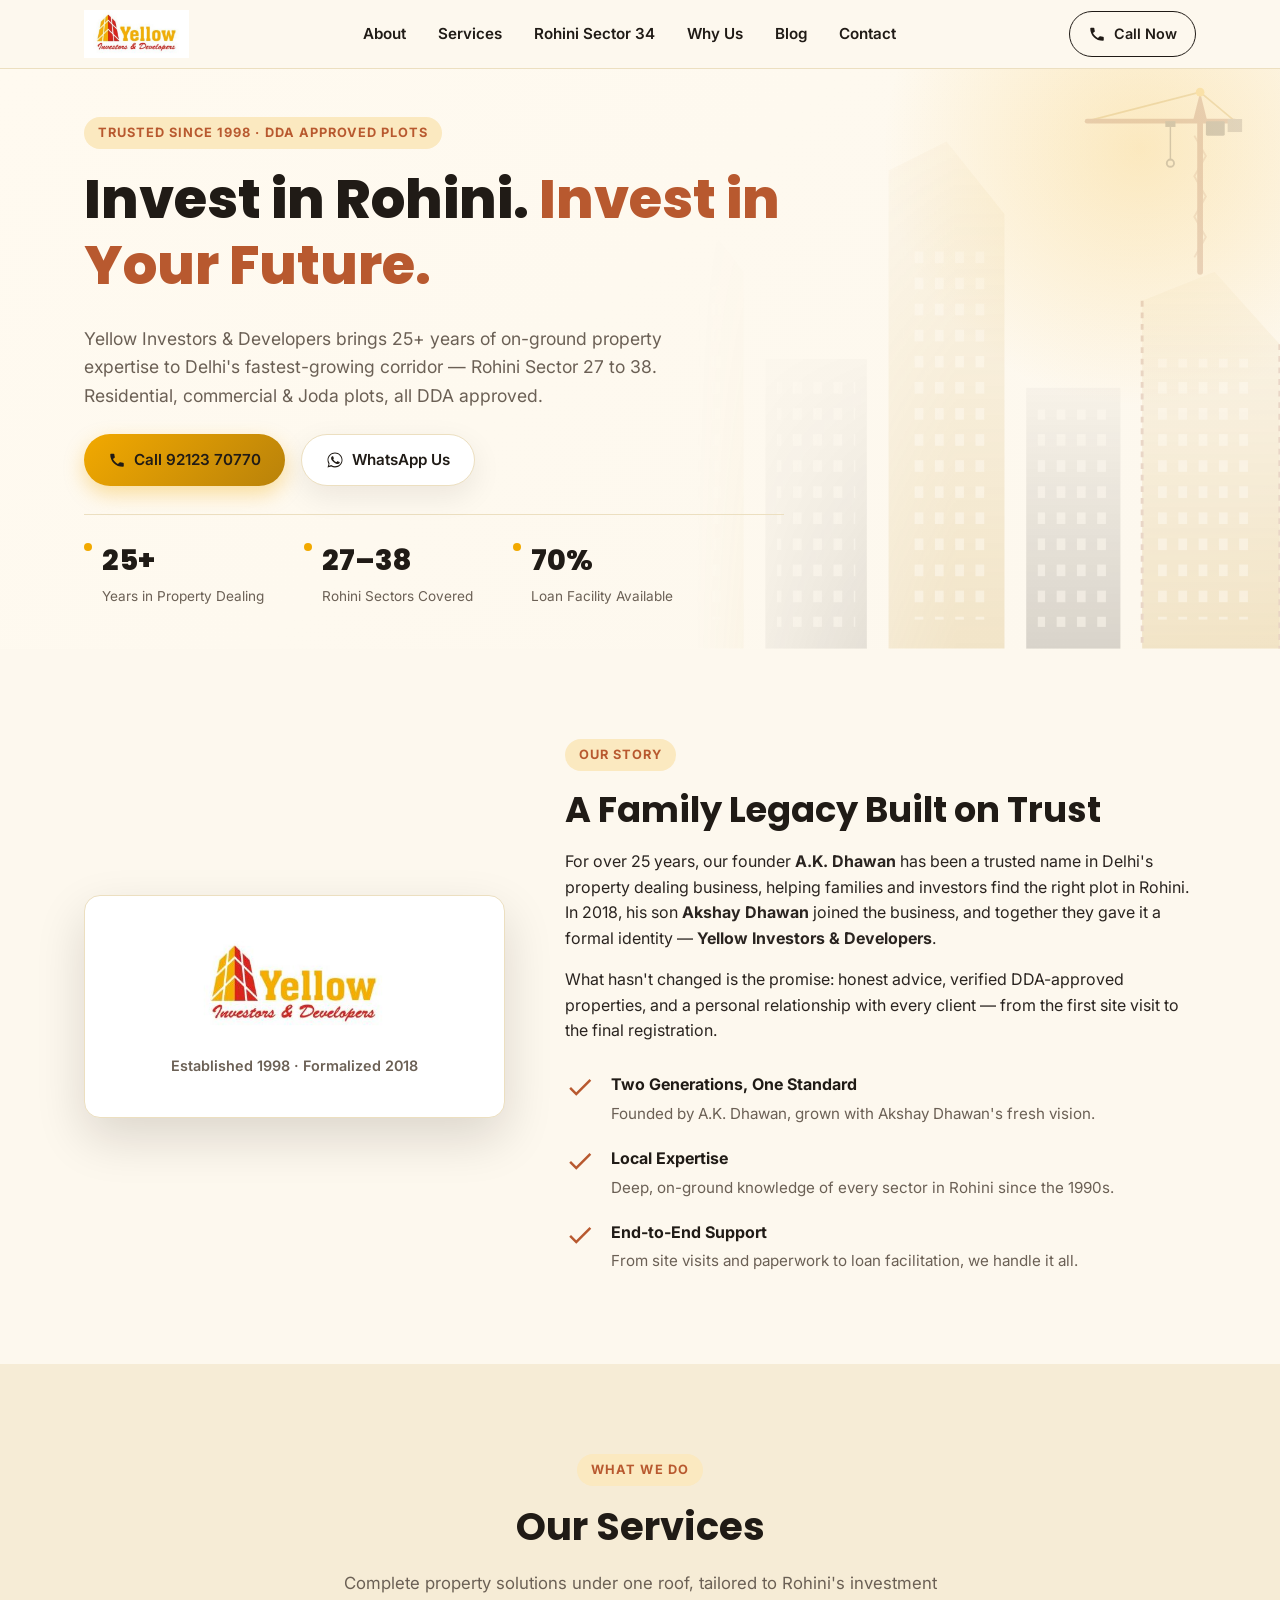
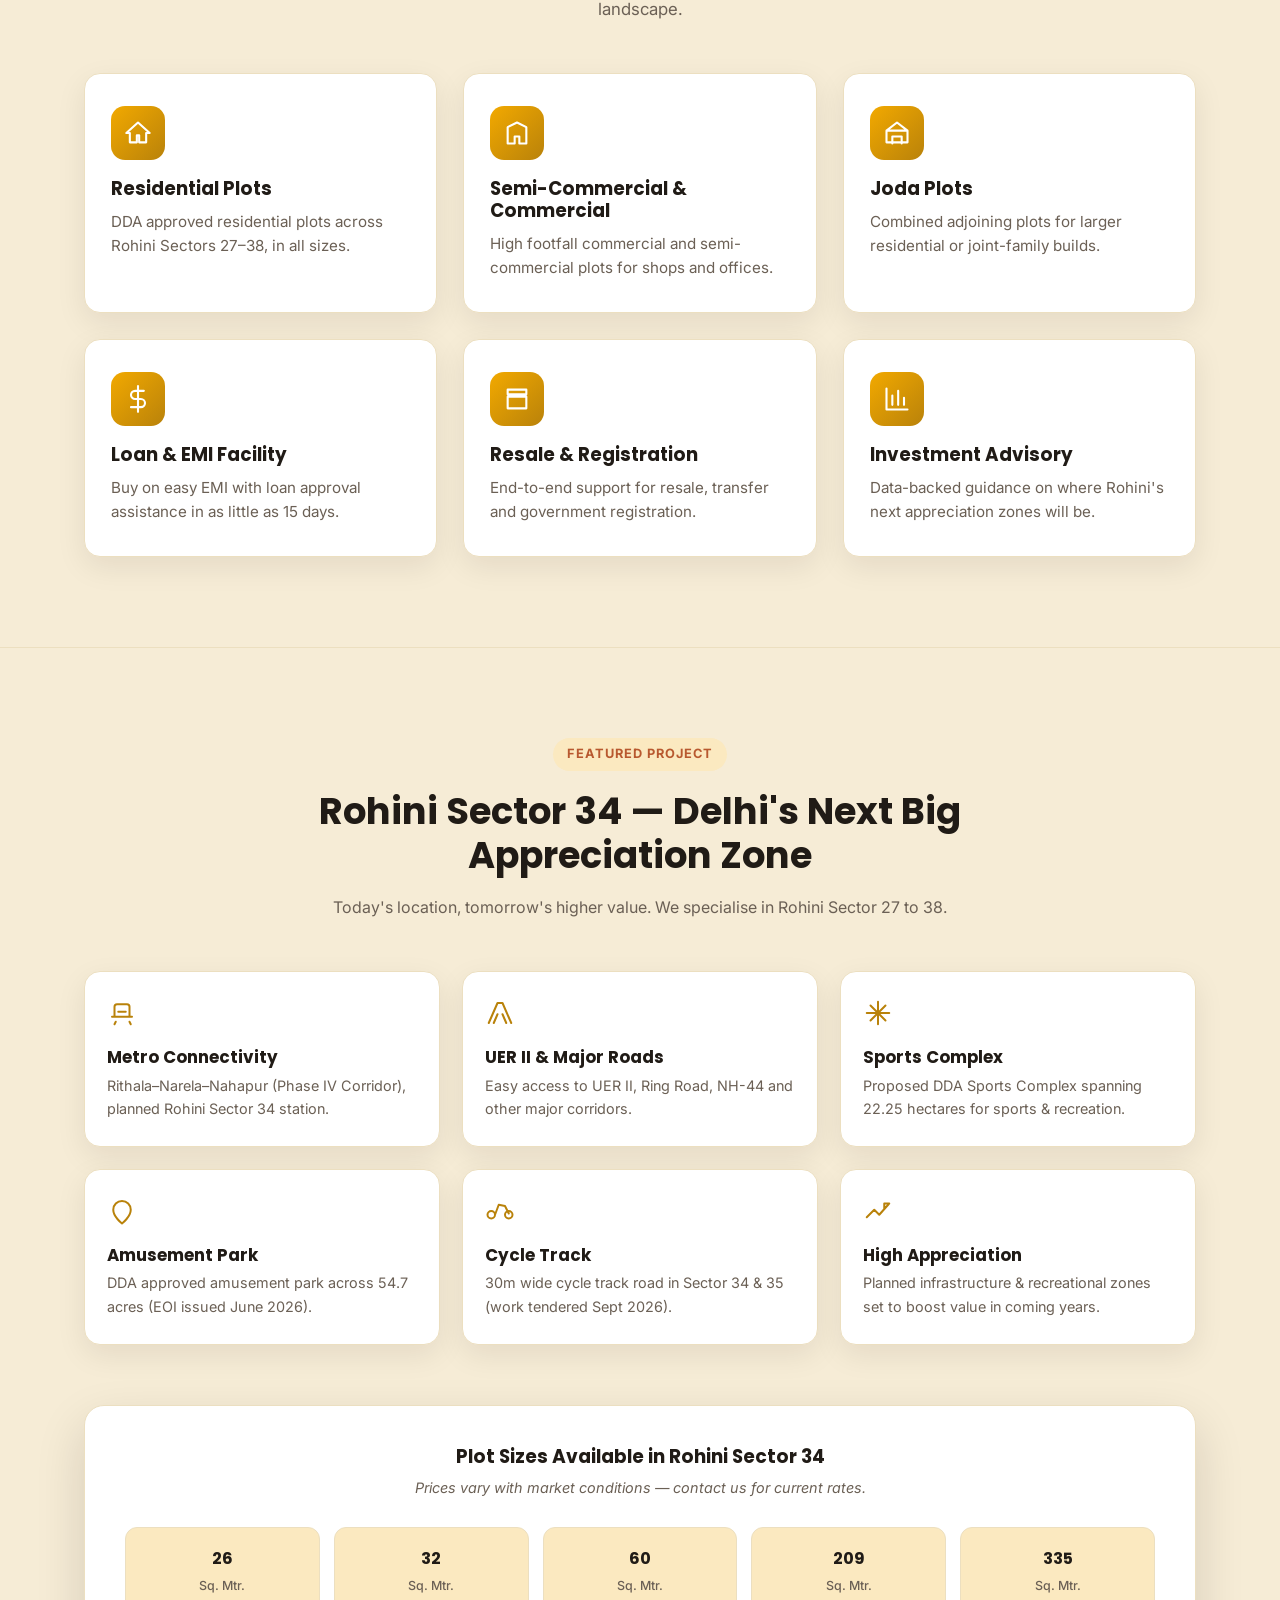
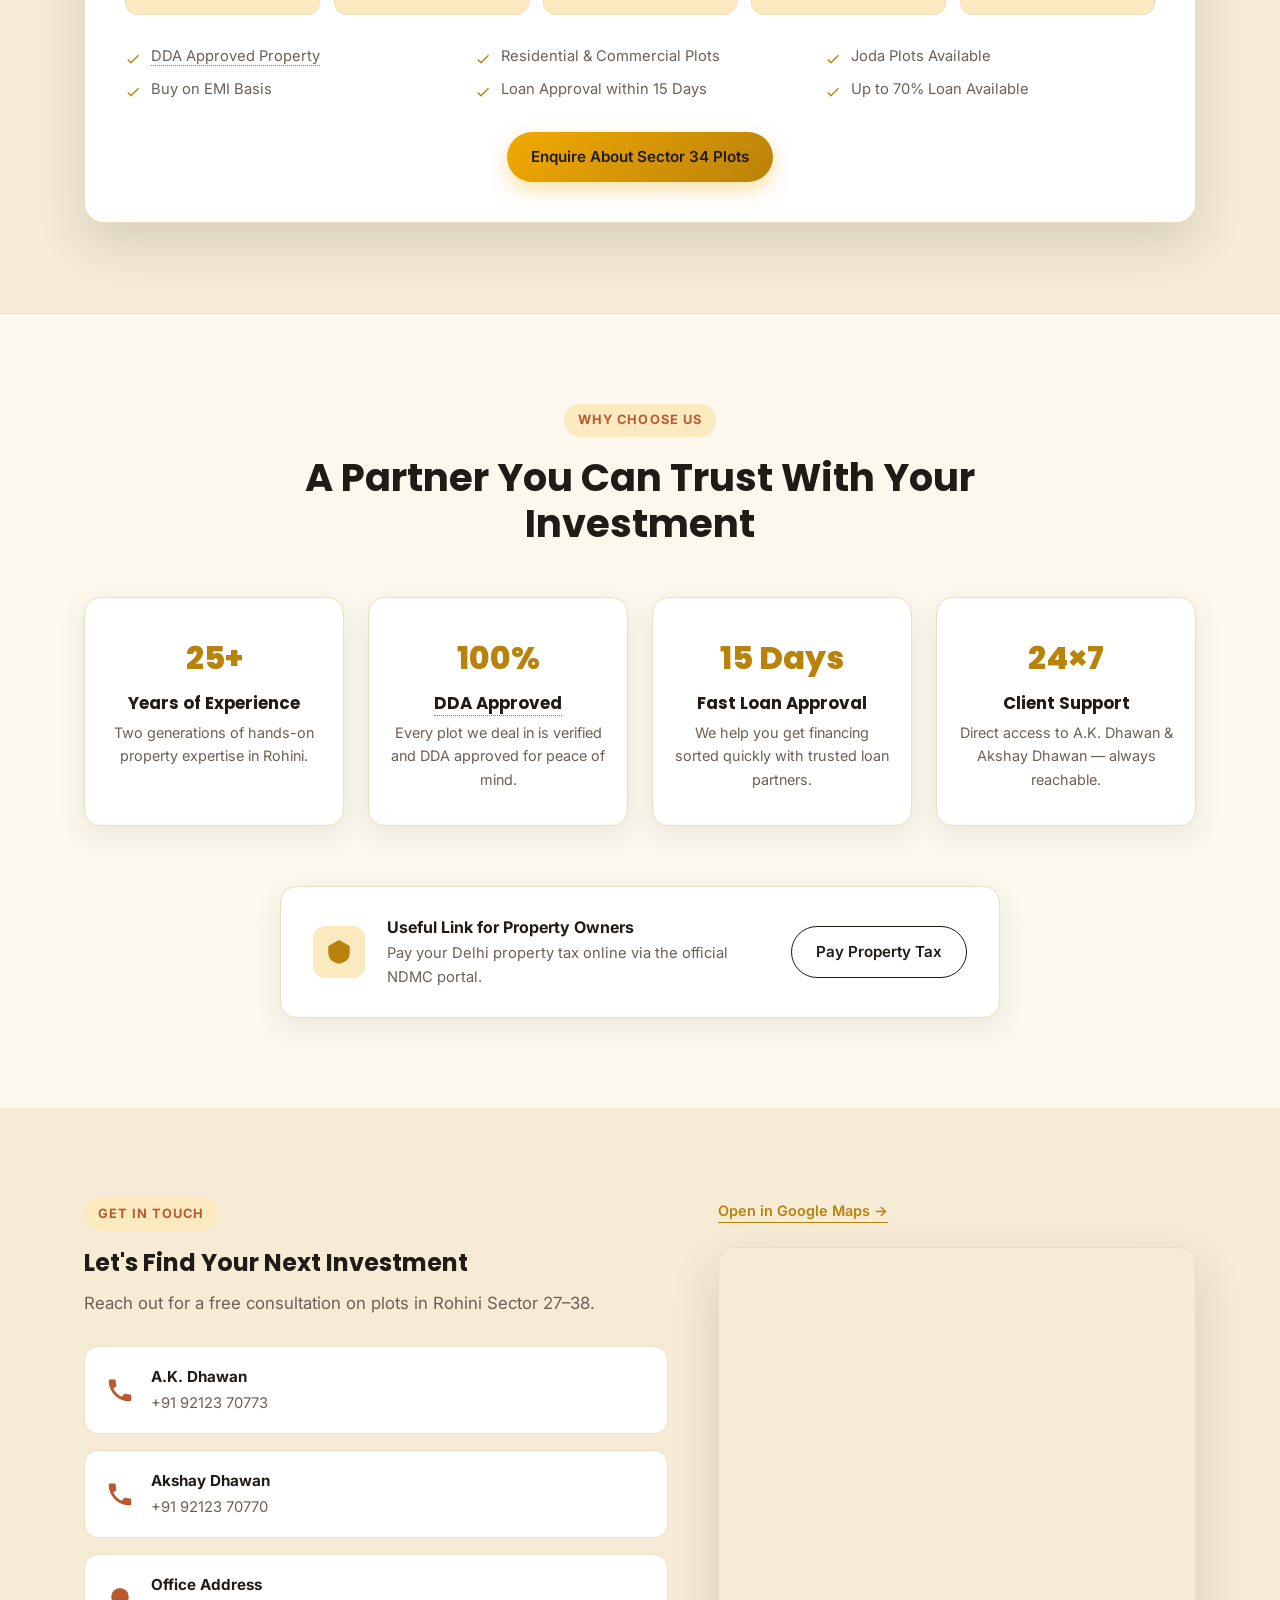
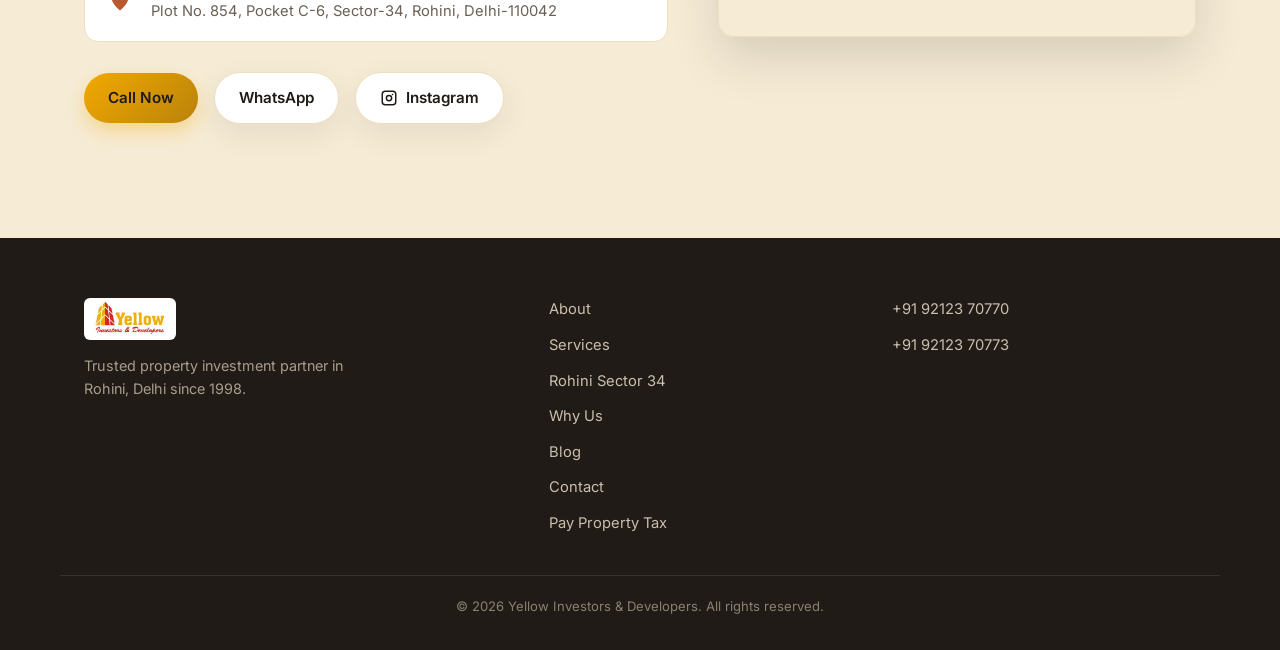
<file: index.html>
<!DOCTYPE html>
<html lang="en">
<head>
<meta charset="UTF-8">
<meta name="viewport" content="width=device-width, initial-scale=1.0">
<title>Yellow Investors &amp; Developers | DDA Approved Plots in Rohini, Delhi</title>
<meta name="description" content="Yellow Investors &amp; Developers - 25+ years of trusted property dealing in Rohini, Delhi. Specialists in DDA approved residential, commercial &amp; Joda plots across Rohini Sector 27 to 38, including the upcoming Sector 34 corridor.">
<meta name="keywords" content="Yellow Investors and Developers, DDA plots Rohini, Rohini Sector 34 plots, property dealer Rohini Delhi, DDA approved plots, residential plots Rohini, commercial plots Rohini, Joda plots Rohini, A.K. Dhawan, Akshay Dhawan">
<meta name="author" content="Yellow Investors & Developers">
<meta name="robots" content="index, follow">
<meta name="theme-color" content="#f2a900">
<link rel="canonical" href="https://yellowid.co.in/">

<!-- Geo / Local business signals -->
<meta name="geo.region" content="IN-DL">
<meta name="geo.placename" content="Rohini, Delhi">
<meta name="geo.position" content="28.770457;77.06931">
<meta name="ICBM" content="28.770457, 77.06931">

<!-- Open Graph -->
<meta property="og:type" content="website">
<meta property="og:site_name" content="Yellow Investors & Developers">
<meta property="og:title" content="Yellow Investors & Developers | DDA Approved Plots in Rohini, Delhi">
<meta property="og:description" content="25+ years of trusted property dealing in Rohini, Delhi. DDA approved residential, commercial &amp; Joda plots across Rohini Sector 27 to 38.">
<meta property="og:url" content="https://yellowid.co.in/">
<meta property="og:image" content="https://yellowid.co.in/assets/images/logo.jpg">
<meta property="og:locale" content="en_IN">

<!-- Twitter Card -->
<meta name="twitter:card" content="summary">
<meta name="twitter:title" content="Yellow Investors & Developers | DDA Approved Plots in Rohini, Delhi">
<meta name="twitter:description" content="25+ years of trusted property dealing in Rohini, Delhi. DDA approved residential, commercial &amp; Joda plots across Rohini Sector 27 to 38.">
<meta name="twitter:image" content="https://yellowid.co.in/assets/images/logo.jpg">

<link rel="icon" href="assets/images/logo.jpg" type="image/jpeg">
<link rel="preconnect" href="https://fonts.googleapis.com">
<link rel="preconnect" href="https://fonts.gstatic.com" crossorigin>
<link href="https://fonts.googleapis.com/css2?family=Poppins:wght@500;600;700;800&family=Inter:wght@400;500;600&display=swap" rel="stylesheet">
<link rel="stylesheet" href="css/style.css">

<!-- Structured data for search engines & AI answer engines -->
<script type="application/ld+json">
{
  "@context": "https://schema.org",
  "@type": "RealEstateAgent",
  "name": "Yellow Investors & Developers",
  "image": "https://yellowid.co.in/assets/images/logo.jpg",
  "url": "https://yellowid.co.in/",
  "telephone": ["+91-9212370770", "+91-9212370773"],
  "priceRange": "₹₹",
  "foundingDate": "1998",
  "founder": [
    { "@type": "Person", "name": "A.K. Dhawan" },
    { "@type": "Person", "name": "Akshay Dhawan" }
  ],
  "address": {
    "@type": "PostalAddress",
    "streetAddress": "Plot No. 854, Pocket C-6, Sector-34",
    "addressLocality": "Rohini, Delhi",
    "postalCode": "110042",
    "addressCountry": "IN"
  },
  "geo": {
    "@type": "GeoCoordinates",
    "latitude": 28.770457,
    "longitude": 77.06931
  },
  "areaServed": {
    "@type": "Place",
    "name": "Rohini Sector 27 to 38, Delhi"
  },
  "sameAs": [
    "https://www.instagram.com/yellowinvestorsdevelopers8"
  ]
}
</script>
</head>
<body>

<a class="skip-link" href="#main">Skip to content</a>

<header class="site-header" id="site-header">
  <div class="container header-inner">
    <a href="#top" class="brand">
      <img src="assets/images/logo.jpg" alt="Yellow Investors & Developers logo" class="brand-logo">
    </a>

    <nav class="nav" id="nav">
      <ul class="nav-list">
        <li><a href="#about" class="nav-link">About</a></li>
        <li><a href="#services" class="nav-link">Services</a></li>
        <li><a href="#rohini-34" class="nav-link">Rohini Sector 34</a></li>
        <li><a href="#why-us" class="nav-link">Why Us</a></li>
        <li><a href="blog/" class="nav-link">Blog</a></li>
        <li><a href="#contact" class="nav-link">Contact</a></li>
      </ul>
    </nav>

    <div class="header-actions">
      <a href="tel:+919212370770" class="btn btn-ghost header-call">
        <svg viewBox="0 0 24 24" class="icon"><path d="M6.6 10.8c1.4 2.8 3.8 5.1 6.6 6.6l2.2-2.2c.3-.3.7-.4 1-.2 1.1.4 2.3.6 3.6.6.6 0 1 .4 1 1V20c0 .6-.4 1-1 1C10.4 21 3 13.6 3 4.5c0-.6.4-1 1-1h3.5c.6 0 1 .4 1 1 0 1.2.2 2.4.6 3.6.1.4 0 .8-.3 1L6.6 10.8Z"/></svg>
        <span>Call Now</span>
      </a>
      <button class="menu-toggle" id="menu-toggle" aria-label="Toggle navigation menu" aria-expanded="false" aria-controls="nav">
        <span></span><span></span><span></span>
      </button>
    </div>
  </div>
</header>

<main id="main">

  <!-- HERO -->
  <section class="hero" id="top">
    <div class="hero-glow" aria-hidden="true"></div>
    <div class="hero-bg" aria-hidden="true">
      <svg class="skyline" viewBox="0 0 700 400" preserveAspectRatio="xMaxYMax slice">
        <defs>
          <linearGradient id="bFade" x1="0" y1="1" x2="0" y2="0">
            <stop offset="0%" stop-color="#b9820a" stop-opacity="0.9"/>
            <stop offset="100%" stop-color="#b9820a" stop-opacity="0.15"/>
          </linearGradient>
          <linearGradient id="bFadeDark" x1="0" y1="1" x2="0" y2="0">
            <stop offset="0%" stop-color="#201b16" stop-opacity="0.9"/>
            <stop offset="100%" stop-color="#201b16" stop-opacity="0.15"/>
          </linearGradient>
          <pattern id="windows" width="14" height="18" patternUnits="userSpaceOnUse">
            <rect width="6" height="8" fill="#fdf8ee" opacity=".55"/>
          </pattern>
        </defs>

        <!-- completed buildings: rise into place, staggered, like a skyline being developed -->
        <g class="building" style="animation-delay:0s">
          <rect x="0" y="180" width="60" height="220" fill="url(#bFadeDark)"/>
          <rect x="8" y="200" width="44" height="180" fill="url(#windows)"/>
        </g>
        <g class="building" style="animation-delay:.6s">
          <polygon points="70,150 70,400 150,400 150,170 110,130" fill="url(#bFade)"/>
          <rect x="80" y="190" width="60" height="190" fill="url(#windows)"/>
        </g>
        <g class="building" style="animation-delay:1.2s">
          <rect x="165" y="240" width="80" height="160" fill="url(#bFadeDark)"/>
          <rect x="175" y="255" width="60" height="130" fill="url(#windows)"/>
        </g>
        <g class="building" style="animation-delay:1.8s">
          <polygon points="255,110 255,400 330,400 330,140 292,90" fill="url(#bFade)"/>
          <rect x="265" y="150" width="55" height="230" fill="url(#windows)"/>
        </g>
        <g class="building" style="animation-delay:2.4s">
          <rect x="345" y="200" width="70" height="200" fill="url(#bFadeDark)"/>
          <rect x="353" y="215" width="54" height="170" fill="url(#windows)"/>
        </g>
        <g class="building" style="animation-delay:3s">
          <polygon points="430,70 430,400 510,400 510,100 470,50" fill="url(#bFade)"/>
          <rect x="440" y="120" width="60" height="260" fill="url(#windows)"/>
        </g>
        <g class="building" style="animation-delay:3.6s">
          <rect x="525" y="220" width="65" height="180" fill="url(#bFadeDark)"/>
          <rect x="533" y="235" width="49" height="150" fill="url(#windows)"/>
        </g>

        <!-- under-construction tower: actively rises with a working crane on top -->
        <g class="building-rising">
          <polygon points="605,160 605,400 700,400 700,190 655,140" fill="url(#bFade)"/>
          <rect x="615" y="200" width="70" height="180" fill="url(#windows)"/>
          <g class="scaffold">
            <line x1="605" y1="160" x2="605" y2="400" stroke="#92431f" stroke-width="2" stroke-dasharray="4 4"/>
            <line x1="700" y1="190" x2="700" y2="400" stroke="#92431f" stroke-width="2" stroke-dasharray="4 4"/>
          </g>
        </g>

        <!-- crane: tower mast with lattice bracing, slewing jib, moving trolley + hook -->
        <g class="crane" transform="translate(645,36)">
          <line x1="0" y1="0" x2="0" y2="104" stroke="#92431f" stroke-width="4" stroke-linecap="round"/>
          <path d="M-4,10 L4,24 L-4,38 L4,52 L-4,66 L4,80 L-4,94" stroke="#92431f" stroke-width="1.3" fill="none" opacity=".55"/>

          <g class="crane-boom">
            <polygon points="0,-20 -5,0 5,0" fill="#92431f"/>
            <line x1="0" y1="-20" x2="-78" y2="0" stroke="#b9820a" stroke-width="1.2"/>
            <line x1="0" y1="-20" x2="24" y2="0" stroke="#b9820a" stroke-width="1.2"/>
            <line x1="-78" y1="0" x2="24" y2="0" stroke="#92431f" stroke-width="3.2" stroke-linecap="round"/>
            <rect x="19" y="-1.5" width="10" height="9" fill="#6b6055"/>
            <rect x="4" y="0" width="13" height="10" rx="1" fill="#2a2420"/>
            <circle class="crane-light" cx="0" cy="-20" r="3" fill="#f2a900"/>
            <g class="crane-trolley">
              <rect x="-24" y="0" width="7" height="4" fill="#2a2420"/>
              <line x1="-20.5" y1="4" x2="-20.5" y2="27" stroke="#2a2420" stroke-width="1"/>
              <circle cx="-20.5" cy="29" r="2.5" fill="none" stroke="#2a2420" stroke-width="1.3"/>
            </g>
          </g>
        </g>

        <!-- investment growth line: draws upward across the skyline, looping -->
        <polyline class="growth-line" pathLength="1" points="10,330 110,300 200,250 300,270 400,180 500,210 590,110 680,70" fill="none" stroke="#f2a900" stroke-width="4" stroke-linecap="round" stroke-linejoin="round"/>
      </svg>
    </div>
    <div class="container hero-inner">
      <div class="hero-content">
        <p class="eyebrow">Trusted Since 1998 &middot; DDA Approved Plots</p>
        <h1>Invest in Rohini. <span>Invest in Your Future.</span></h1>
        <p class="hero-sub">Yellow Investors &amp; Developers brings 25+ years of on-ground property expertise to Delhi's fastest-growing corridor &mdash; Rohini Sector 27 to 38. Residential, commercial &amp; Joda plots, all DDA approved.</p>
        <div class="hero-cta">
          <a href="tel:+919212370770" class="btn btn-primary">
            <svg viewBox="0 0 24 24" class="icon"><path d="M6.6 10.8c1.4 2.8 3.8 5.1 6.6 6.6l2.2-2.2c.3-.3.7-.4 1-.2 1.1.4 2.3.6 3.6.6.6 0 1 .4 1 1V20c0 .6-.4 1-1 1C10.4 21 3 13.6 3 4.5c0-.6.4-1 1-1h3.5c.6 0 1 .4 1 1 0 1.2.2 2.4.6 3.6.1.4 0 .8-.3 1L6.6 10.8Z"/></svg>
            Call 92123 70770
          </a>
          <a href="https://wa.me/919212370770?text=Hi%2C%20I%27m%20interested%20in%20Rohini%20Sector%2034%20plots." class="btn btn-whatsapp" target="_blank" rel="noopener">
            <svg viewBox="0 0 24 24" class="icon"><path d="M17.5 14.4c-.3-.1-1.6-.8-1.9-.9-.2-.1-.4-.1-.6.1-.2.3-.7.9-.8 1-.1.2-.3.2-.6.1-.3-.1-1.2-.5-2.3-1.4-.9-.8-1.4-1.7-1.6-2-.1-.2 0-.4.1-.5l.4-.5c.1-.2.2-.3.2-.5.1-.2 0-.4 0-.5-.1-.1-.6-1.5-.8-2-.2-.5-.4-.4-.6-.4h-.5c-.2 0-.5.1-.7.3-.2.3-1 1-1 2.3 0 1.4 1 2.7 1.1 2.9.1.2 2 3.1 4.9 4.3.7.3 1.2.5 1.6.6.7.2 1.3.2 1.8.1.5-.1 1.6-.7 1.9-1.3.2-.6.2-1.1.2-1.3 0-.1-.2-.2-.4-.3Z"/><path d="M12 2C6.5 2 2 6.5 2 12c0 1.9.5 3.6 1.4 5.2L2 22l4.9-1.3c1.5.8 3.3 1.3 5.1 1.3 5.5 0 10-4.5 10-10S17.5 2 12 2Zm0 18.2c-1.7 0-3.3-.5-4.6-1.3l-.3-.2-3.2.9.9-3.1-.2-.3C3.7 14 3.2 12.5 3.2 12 3.2 7.1 7.1 3.2 12 3.2S20.8 7.1 20.8 12 16.9 20.2 12 20.2Z"/></svg>
            WhatsApp Us
          </a>
        </div>
        <div class="hero-stats">
          <div class="stat"><strong>25+</strong><span>Years in Property Dealing</span></div>
          <div class="stat"><strong>27&ndash;38</strong><span>Rohini Sectors Covered</span></div>
          <div class="stat"><strong>70%</strong><span>Loan Facility Available</span></div>
        </div>
      </div>
    </div>
  </section>

  <!-- ABOUT -->
  <section class="section" id="about">
    <div class="container about-grid">
      <div class="about-media" aria-hidden="true">
        <div class="about-card">
          <img src="assets/images/logo.jpg" alt="" class="about-logo">
          <p class="about-est">Established 1998 &middot; Formalized 2018</p>
        </div>
      </div>
      <div class="about-content">
        <p class="eyebrow">Our Story</p>
        <h2>A Family Legacy Built on Trust</h2>
        <p>For over 25 years, our founder <strong>A.K. Dhawan</strong> has been a trusted name in Delhi's property dealing business, helping families and investors find the right plot in Rohini. In 2018, his son <strong>Akshay Dhawan</strong> joined the business, and together they gave it a formal identity &mdash; <strong>Yellow Investors &amp; Developers</strong>.</p>
        <p>What hasn't changed is the promise: honest advice, verified DDA-approved properties, and a personal relationship with every client &mdash; from the first site visit to the final registration.</p>
        <div class="about-points">
          <div class="point">
            <svg viewBox="0 0 24 24" class="icon-lg"><path d="M9 16.2 4.8 12l-1.4 1.4L9 19 21 7l-1.4-1.4z"/></svg>
            <div><strong>Two Generations, One Standard</strong><p>Founded by A.K. Dhawan, grown with Akshay Dhawan's fresh vision.</p></div>
          </div>
          <div class="point">
            <svg viewBox="0 0 24 24" class="icon-lg"><path d="M9 16.2 4.8 12l-1.4 1.4L9 19 21 7l-1.4-1.4z"/></svg>
            <div><strong>Local Expertise</strong><p>Deep, on-ground knowledge of every sector in Rohini since the 1990s.</p></div>
          </div>
          <div class="point">
            <svg viewBox="0 0 24 24" class="icon-lg"><path d="M9 16.2 4.8 12l-1.4 1.4L9 19 21 7l-1.4-1.4z"/></svg>
            <div><strong>End-to-End Support</strong><p>From site visits and paperwork to loan facilitation, we handle it all.</p></div>
          </div>
        </div>
      </div>
    </div>
  </section>

  <!-- SERVICES -->
  <section class="section section-alt" id="services">
    <div class="container">
      <div class="section-head">
        <p class="eyebrow">What We Do</p>
        <h2>Our Services</h2>
        <p class="section-sub">Complete property solutions under one roof, tailored to Rohini's investment landscape.</p>
      </div>
      <div class="services-grid">
        <div class="service-card">
          <div class="service-icon"><svg viewBox="0 0 24 24"><path d="M12 3 2 12h3v8h6v-6h2v6h6v-8h3z"/></svg></div>
          <h3>Residential Plots</h3>
          <p>DDA approved residential plots across Rohini Sectors 27&ndash;38, in all sizes.</p>
        </div>
        <div class="service-card">
          <div class="service-icon"><svg viewBox="0 0 24 24"><path d="M4 21V7l8-4 8 4v14h-6v-6H10v6z"/></svg></div>
          <h3>Semi-Commercial &amp; Commercial</h3>
          <p>High footfall commercial and semi-commercial plots for shops and offices.</p>
        </div>
        <div class="service-card">
          <div class="service-icon"><svg viewBox="0 0 24 24"><path d="M3 10h18M3 10v10h18V10M3 10 12 3l9 7M8 21v-6h8v6"/></svg></div>
          <h3>Joda Plots</h3>
          <p>Combined adjoining plots for larger residential or joint-family builds.</p>
        </div>
        <div class="service-card">
          <div class="service-icon"><svg viewBox="0 0 24 24"><path d="M12 1v22M17 5H9.5a3.5 3.5 0 0 0 0 7h5a3.5 3.5 0 0 1 0 7H6"/></svg></div>
          <h3>Loan &amp; EMI Facility</h3>
          <p>Buy on easy EMI with loan approval assistance in as little as 15 days.</p>
        </div>
        <div class="service-card">
          <div class="service-icon"><svg viewBox="0 0 24 24"><path d="M4 4h16v4H4zM4 10h16v10H4z"/></svg></div>
          <h3>Resale &amp; Registration</h3>
          <p>End-to-end support for resale, transfer and government registration.</p>
        </div>
        <div class="service-card">
          <div class="service-icon"><svg viewBox="0 0 24 24"><path d="M3 3v18h18M8 17V9M13 17V5M18 17v-6"/></svg></div>
          <h3>Investment Advisory</h3>
          <p>Data-backed guidance on where Rohini's next appreciation zones will be.</p>
        </div>
      </div>
    </div>
  </section>

  <!-- ROHINI SECTOR 34 SPOTLIGHT -->
  <section class="spotlight" id="rohini-34">
    <div class="container">
      <div class="spotlight-head">
        <p class="eyebrow">Featured Project</p>
        <h2>Rohini Sector 34 &mdash; Delhi's Next Big Appreciation Zone</h2>
        <p class="spotlight-sub">Today's location, tomorrow's higher value. We specialise in Rohini Sector 27 to 38.</p>
      </div>

      <div class="benefits-grid">
        <div class="benefit"><svg viewBox="0 0 24 24"><path d="M4 15h16M6 15V7a2 2 0 0 1 2-2h8a2 2 0 0 1 2 2v8M7 19l-1 2M18 19l1 2M9 11h6"/></svg><h4>Metro Connectivity</h4><p>Rithala&ndash;Narela&ndash;Nahapur (Phase IV Corridor), planned Rohini Sector 34 station.</p></div>
        <div class="benefit"><svg viewBox="0 0 24 24"><path d="M3 20 10 4h4l7 16M7 20l3-7M17 20l-3-7"/></svg><h4>UER II &amp; Major Roads</h4><p>Easy access to UER II, Ring Road, NH-44 and other major corridors.</p></div>
        <div class="benefit"><svg viewBox="0 0 24 24"><path d="M12 3v18M3 12h18M6 6l12 12M18 6 6 18"/></svg><h4>Sports Complex</h4><p>Proposed DDA Sports Complex spanning 22.25 hectares for sports &amp; recreation.</p></div>
        <div class="benefit"><svg viewBox="0 0 24 24"><path d="M12 22s7-5.4 7-11a7 7 0 0 0-14 0c0 5.6 7 11 7 11Z"/></svg><h4>Amusement Park</h4><p>DDA approved amusement park across 54.7 acres (EOI issued June 2026).</p></div>
        <div class="benefit"><svg viewBox="0 0 24 24"><path d="M5 18a3 3 0 1 0 0-6 3 3 0 0 0 0 6ZM19 18a3 3 0 1 0 0-6 3 3 0 0 0 0 6ZM8 15l3-8 5 1 3 6"/></svg><h4>Cycle Track</h4><p>30m wide cycle track road in Sector 34 &amp; 35 (work tendered Sept 2026).</p></div>
        <div class="benefit"><svg viewBox="0 0 24 24"><path d="M3 17 9 11l4 4 8-9M21 6h-4v4"/></svg><h4>High Appreciation</h4><p>Planned infrastructure &amp; recreational zones set to boost value in coming years.</p></div>
      </div>

      <div class="price-table-wrap">
        <h3 class="price-title">Plot Sizes Available in Rohini Sector 34</h3>
        <p class="price-note">Prices vary with market conditions &mdash; contact us for current rates.</p>
        <div class="size-grid">
          <div class="size-chip">26<span>Sq. Mtr.</span></div>
          <div class="size-chip">32<span>Sq. Mtr.</span></div>
          <div class="size-chip">60<span>Sq. Mtr.</span></div>
          <div class="size-chip">209<span>Sq. Mtr.</span></div>
          <div class="size-chip">335<span>Sq. Mtr.</span></div>
        </div>
        <ul class="price-features">
          <li><a href="https://dda.gov.in/" target="_blank" rel="noopener">DDA Approved Property</a></li>
          <li>Residential &amp; Commercial Plots</li>
          <li>Joda Plots Available</li>
          <li>Buy on EMI Basis</li>
          <li>Loan Approval within 15 Days</li>
          <li>Up to 70% Loan Available</li>
        </ul>
        <a href="https://wa.me/919212370770?text=Hi%2C%20please%20share%20details%20on%20Rohini%20Sector%2034%20plots." class="btn btn-primary" target="_blank" rel="noopener">Enquire About Sector 34 Plots</a>
      </div>
    </div>
  </section>

  <!-- WHY CHOOSE US -->
  <section class="section section-tight-bottom" id="why-us">
    <div class="container">
      <div class="section-head">
        <p class="eyebrow">Why Choose Us</p>
        <h2>A Partner You Can Trust With Your Investment</h2>
      </div>
      <div class="why-grid">
        <div class="why-card"><span class="why-num">25+</span><h3>Years of Experience</h3><p>Two generations of hands-on property expertise in Rohini.</p></div>
        <div class="why-card"><span class="why-num">100%</span><h3><a href="https://dda.gov.in/" target="_blank" rel="noopener">DDA Approved</a></h3><p>Every plot we deal in is verified and DDA approved for peace of mind.</p></div>
        <div class="why-card"><span class="why-num">15 Days</span><h3>Fast Loan Approval</h3><p>We help you get financing sorted quickly with trusted loan partners.</p></div>
        <div class="why-card"><span class="why-num">24&times;7</span><h3>Client Support</h3><p>Direct access to A.K. Dhawan &amp; Akshay Dhawan &mdash; always reachable.</p></div>
      </div>
    </div>
  </section>

  <!-- USEFUL LINKS -->
  <section class="section section-tight" id="resources">
    <div class="container">
      <div class="resources-card">
        <div class="resources-icon">
          <svg viewBox="0 0 24 24" fill="none" stroke="currentColor" stroke-width="1.8" stroke-linecap="round" stroke-linejoin="round"><path d="M12 2 3 7v6c0 5 4 8 9 9 5-1 9-4 9-9V7l-9-5Z"/><path d="M9 12h6M9 16h6"/></svg>
        </div>
        <div class="resources-text">
          <strong>Useful Link for Property Owners</strong>
          <p>Pay your Delhi property tax online via the official NDMC portal.</p>
        </div>
        <a href="https://online.ndmc.gov.in/ptis_dues/" class="btn btn-ghost" target="_blank" rel="noopener">Pay Property Tax</a>
      </div>
    </div>
  </section>

  <!-- CONTACT -->
  <section class="section section-alt" id="contact">
    <div class="container contact-grid">
      <div class="contact-info">
        <p class="eyebrow">Get In Touch</p>
        <h2>Let's Find Your Next Investment</h2>
        <p class="section-sub">Reach out for a free consultation on plots in Rohini Sector 27&ndash;38.</p>

        <div class="contact-cards">
          <div class="contact-card">
            <svg viewBox="0 0 24 24" class="icon-lg"><path d="M6.6 10.8c1.4 2.8 3.8 5.1 6.6 6.6l2.2-2.2c.3-.3.7-.4 1-.2 1.1.4 2.3.6 3.6.6.6 0 1 .4 1 1V20c0 .6-.4 1-1 1C10.4 21 3 13.6 3 4.5c0-.6.4-1 1-1h3.5c.6 0 1 .4 1 1 0 1.2.2 2.4.6 3.6.1.4 0 .8-.3 1L6.6 10.8Z"/></svg>
            <div>
              <strong>A.K. Dhawan</strong>
              <a href="tel:+919212370773">+91 92123 70773</a>
            </div>
          </div>
          <div class="contact-card">
            <svg viewBox="0 0 24 24" class="icon-lg"><path d="M6.6 10.8c1.4 2.8 3.8 5.1 6.6 6.6l2.2-2.2c.3-.3.7-.4 1-.2 1.1.4 2.3.6 3.6.6.6 0 1 .4 1 1V20c0 .6-.4 1-1 1C10.4 21 3 13.6 3 4.5c0-.6.4-1 1-1h3.5c.6 0 1 .4 1 1 0 1.2.2 2.4.6 3.6.1.4 0 .8-.3 1L6.6 10.8Z"/></svg>
            <div>
              <strong>Akshay Dhawan</strong>
              <a href="tel:+919212370770">+91 92123 70770</a>
            </div>
          </div>
          <div class="contact-card">
            <svg viewBox="0 0 24 24" class="icon-lg"><path d="M12 22s7-5.4 7-11a7 7 0 0 0-14 0c0 5.6 7 11 7 11Z"/><circle cx="12" cy="11" r="2.5"/></svg>
            <div>
              <strong>Office Address</strong>
              <span>Plot No. 854, Pocket C-6, Sector-34, Rohini, Delhi-110042</span>
            </div>
          </div>
        </div>

        <div class="contact-buttons">
          <a href="tel:+919212370770" class="btn btn-primary">Call Now</a>
          <a href="https://wa.me/919212370770" class="btn btn-whatsapp" target="_blank" rel="noopener">WhatsApp</a>
          <a href="https://www.instagram.com/yellowinvestorsdevelopers8" class="btn btn-whatsapp" target="_blank" rel="noopener">
            <svg viewBox="0 0 24 24" class="icon"><path d="M7 2h10a5 5 0 0 1 5 5v10a5 5 0 0 1-5 5H7a5 5 0 0 1-5-5V7a5 5 0 0 1 5-5Zm0 2a3 3 0 0 0-3 3v10a3 3 0 0 0 3 3h10a3 3 0 0 0 3-3V7a3 3 0 0 0-3-3H7Zm5 3.5A4.5 4.5 0 1 1 7.5 12 4.5 4.5 0 0 1 12 7.5Zm0 2A2.5 2.5 0 1 0 14.5 12 2.5 2.5 0 0 0 12 9.5Zm4.8-3.3a1.1 1.1 0 1 1-1.1 1.1 1.1 1.1 0 0 1 1.1-1.1Z"/></svg>
            Instagram
          </a>
        </div>
      </div>

      <div>
        <a href="https://www.google.com/maps/search/?api=1&query=28.770457,77.06931" class="map-link" target="_blank" rel="noopener">Open in Google Maps &rarr;</a>
        <div class="contact-map">
          <iframe
            title="Yellow Investors & Developers office location map"
            src="https://www.google.com/maps?q=C6/854,+Sector+34,+Rohini,+New+Delhi@28.770457,77.06931&z=16&output=embed"
            loading="lazy"
            referrerpolicy="no-referrer-when-downgrade">
          </iframe>
        </div>
      </div>
    </div>
  </section>

</main>

<footer class="site-footer">
  <div class="container footer-inner">
    <div class="footer-brand">
      <img src="assets/images/logo.jpg" alt="Yellow Investors & Developers" class="footer-logo">
      <p>Trusted property investment partner in Rohini, Delhi since 1998.</p>
    </div>
    <div class="footer-links">
      <a href="#about">About</a>
      <a href="#services">Services</a>
      <a href="#rohini-34">Rohini Sector 34</a>
      <a href="#why-us">Why Us</a>
      <a href="blog/">Blog</a>
      <a href="#contact">Contact</a>
      <a href="https://online.ndmc.gov.in/ptis_dues/" target="_blank" rel="noopener">Pay Property Tax</a>
    </div>
    <div class="footer-contact">
      <a href="tel:+919212370770">+91 92123 70770</a>
      <a href="tel:+919212370773">+91 92123 70773</a>
    </div>
  </div>
  <div class="footer-bottom">
    <p>&copy; <span id="year"></span> Yellow Investors &amp; Developers. All rights reserved.</p>
  </div>
</footer>

<a href="#top" class="back-to-top" id="back-to-top" aria-label="Back to top">
  <svg viewBox="0 0 24 24"><path d="M12 5 5 12l1.4 1.4L11 8.8V19h2V8.8l4.6 4.6L19 12z"/></svg>
</a>

<script src="js/script.js"></script>
</body>
</html>
</file>
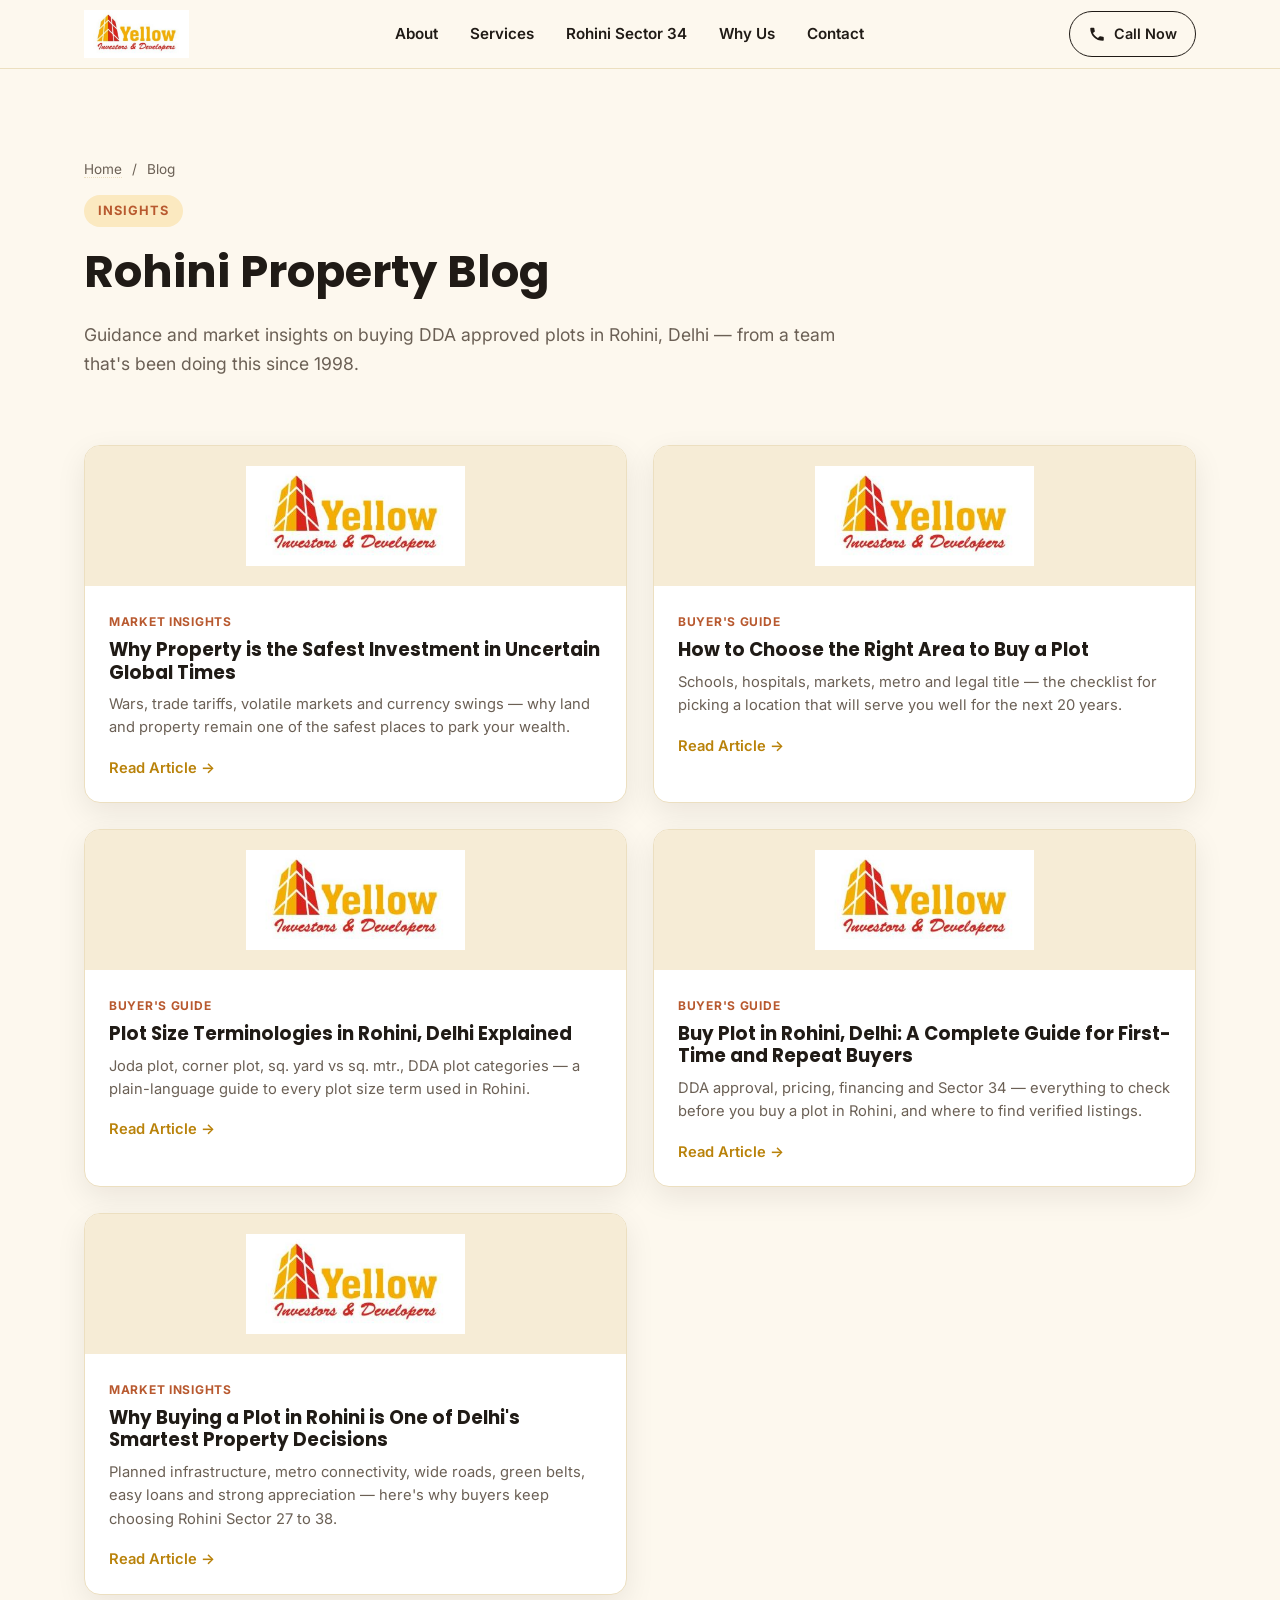
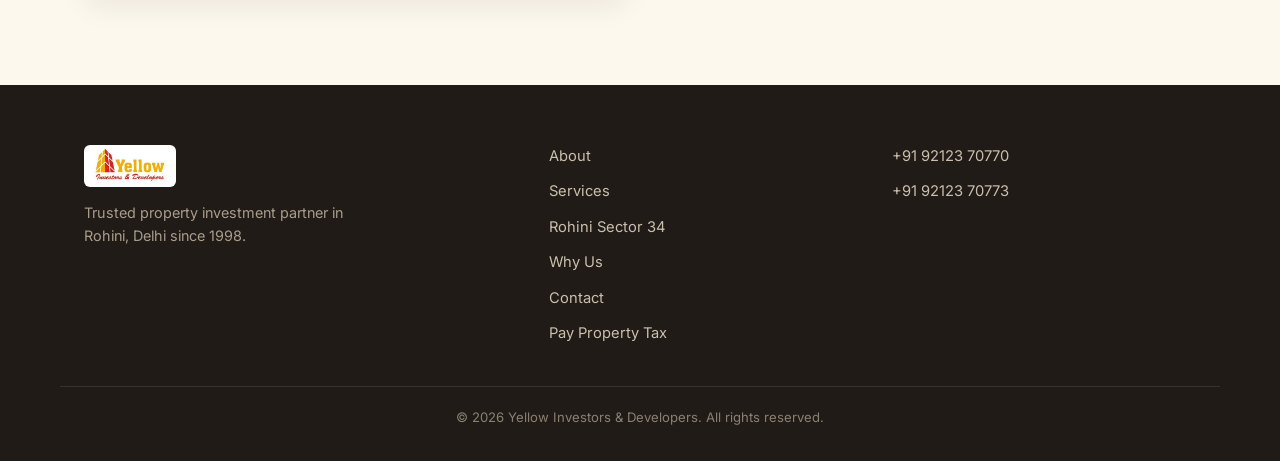
<file: blog/index.html>
<!DOCTYPE html>
<html lang="en">
<head>
<meta charset="UTF-8">
<meta name="viewport" content="width=device-width, initial-scale=1.0">
<title>Blog | Yellow Investors & Developers &ndash; Rohini Property Insights</title>
<meta name="description" content="Insights and guidance on buying DDA approved plots in Rohini, Delhi &mdash; from Yellow Investors & Developers, trusted property dealers since 1998.">
<meta name="keywords" content="Rohini property blog, DDA plots Rohini, Rohini Delhi property investment, buy plot in Rohini, Rohini Sector 34">
<meta name="author" content="Yellow Investors & Developers">
<meta name="robots" content="index, follow">
<meta name="theme-color" content="#f2a900">
<link rel="canonical" href="https://yellowid.co.in/blog/">

<!-- Geo / Local business signals -->
<meta name="geo.region" content="IN-DL">
<meta name="geo.placename" content="Rohini, Delhi">
<meta name="geo.position" content="28.770457;77.06931">
<meta name="ICBM" content="28.770457, 77.06931">

<!-- Open Graph -->
<meta property="og:type" content="website">
<meta property="og:site_name" content="Yellow Investors & Developers">
<meta property="og:title" content="Blog | Yellow Investors & Developers &ndash; Rohini Property Insights">
<meta property="og:description" content="Insights and guidance on buying DDA approved plots in Rohini, Delhi &mdash; from Yellow Investors & Developers, trusted property dealers since 1998.">
<meta property="og:url" content="https://yellowid.co.in/blog/">
<meta property="og:image" content="https://yellowid.co.in/assets/images/logo.jpg">
<meta property="og:locale" content="en_IN">

<!-- Twitter Card -->
<meta name="twitter:card" content="summary">
<meta name="twitter:title" content="Blog | Yellow Investors & Developers &ndash; Rohini Property Insights">
<meta name="twitter:description" content="Insights and guidance on buying DDA approved plots in Rohini, Delhi &mdash; from Yellow Investors & Developers, trusted property dealers since 1998.">
<meta name="twitter:image" content="https://yellowid.co.in/assets/images/logo.jpg">

<link rel="icon" href="../assets/images/logo.jpg" type="image/jpeg">
<link rel="preconnect" href="https://fonts.googleapis.com">
<link rel="preconnect" href="https://fonts.gstatic.com" crossorigin>
<link href="https://fonts.googleapis.com/css2?family=Poppins:wght@500;600;700;800&family=Inter:wght@400;500;600&display=swap" rel="stylesheet">
<link rel="stylesheet" href="../css/style.css">

<!-- Structured data for search engines & AI answer engines -->
<script type="application/ld+json">
{
  "@context": "https://schema.org",
  "@type": "Blog",
  "name": "Rohini Property Blog",
  "description": "Insights and guidance on buying DDA approved plots in Rohini, Delhi &mdash; from Yellow Investors & Developers, trusted property dealers since 1998.",
  "url": "https://yellowid.co.in/blog/",
  "publisher": {
    "@type": "Organization",
    "name": "Yellow Investors & Developers",
    "logo": { "@type": "ImageObject", "url": "https://yellowid.co.in/assets/images/logo.jpg" }
  },
  "blogPost": [
    {
      "@type": "BlogPosting",
      "headline": "Why Property is the Safest Investment in Uncertain Global Times",
      "url": "https://yellowid.co.in/blog/why-property-is-safest-investment.html",
      "datePublished": "2026-11-02",
      "dateModified": "2026-11-02"
    },
    {
      "@type": "BlogPosting",
      "headline": "How to Choose the Right Area to Buy a Plot",
      "url": "https://yellowid.co.in/blog/how-to-choose-area-to-buy-plot.html",
      "datePublished": "2026-10-19",
      "dateModified": "2026-10-19"
    },
    {
      "@type": "BlogPosting",
      "headline": "Buy Plot in Rohini, Delhi: A Complete Guide for First-Time and Repeat Buyers",
      "url": "https://yellowid.co.in/blog/buy-plot-in-rohini.html",
      "datePublished": "2026-10-03",
      "dateModified": "2026-10-03"
    },
    {
      "@type": "BlogPosting",
      "headline": "Why Buying a Plot in Rohini is One of Delhi's Smartest Property Decisions",
      "url": "https://yellowid.co.in/blog/why-rohini-is-preferred-for-plots.html",
      "datePublished": "2026-09-27",
      "dateModified": "2026-09-27"
    },
    {
      "@type": "BlogPosting",
      "headline": "Plot Size Terminologies in Rohini, Delhi Explained",
      "url": "https://yellowid.co.in/blog/plot-size-terminologies-rohini.html",
      "datePublished": "2026-10-09",
      "dateModified": "2026-10-09"
    }
  ]
}
</script>
<script type="application/ld+json">
{
  "@context": "https://schema.org",
  "@type": "BreadcrumbList",
  "itemListElement": [
    { "@type": "ListItem", "position": 1, "name": "Home", "item": "https://yellowid.co.in/" },
    { "@type": "ListItem", "position": 2, "name": "Blog", "item": "https://yellowid.co.in/blog/" }
  ]
}
</script>
</head>
<body>

<a class="skip-link" href="#main">Skip to content</a>

<header class="site-header" id="site-header">
  <div class="container header-inner">
    <a href="../index.html" class="brand">
      <img src="../assets/images/logo.jpg" alt="Yellow Investors & Developers logo" class="brand-logo">
    </a>

    <nav class="nav" id="nav">
      <ul class="nav-list">
        <li><a href="../index.html#about" class="nav-link">About</a></li>
        <li><a href="../index.html#services" class="nav-link">Services</a></li>
        <li><a href="../index.html#rohini-34" class="nav-link">Rohini Sector 34</a></li>
        <li><a href="../index.html#why-us" class="nav-link">Why Us</a></li>
        <li><a href="../index.html#contact" class="nav-link">Contact</a></li>
      </ul>
    </nav>

    <div class="header-actions">
      <a href="tel:+919212370770" class="btn btn-ghost header-call">
        <svg viewBox="0 0 24 24" class="icon"><path d="M6.6 10.8c1.4 2.8 3.8 5.1 6.6 6.6l2.2-2.2c.3-.3.7-.4 1-.2 1.1.4 2.3.6 3.6.6.6 0 1 .4 1 1V20c0 .6-.4 1-1 1C10.4 21 3 13.6 3 4.5c0-.6.4-1 1-1h3.5c.6 0 1 .4 1 1 0 1.2.2 2.4.6 3.6.1.4 0 .8-.3 1L6.6 10.8Z"/></svg>
        <span>Call Now</span>
      </a>
      <button class="menu-toggle" id="menu-toggle" aria-label="Toggle navigation menu" aria-expanded="false" aria-controls="nav">
        <span></span><span></span><span></span>
      </button>
    </div>
  </div>
</header>

<main id="main">
  <section class="section blog-hero" id="top">
    <div class="container">
      <p class="breadcrumb"><a href="../index.html">Home</a> <span>/</span> Blog</p>
      <p class="eyebrow">Insights</p>
      <h1 class="blog-title">Rohini Property Blog</h1>
      <p class="hero-sub blog-lede">Guidance and market insights on buying DDA approved plots in Rohini, Delhi &mdash; from a team that's been doing this since 1998.</p>
    </div>
  </section>

  <section class="section section-tight">
    <div class="container">
      <div class="blog-card-grid">
        <a href="why-property-is-safest-investment.html" class="blog-card">
          <img src="../assets/images/logo.jpg" alt="" class="blog-card-img">
          <div class="blog-card-body">
            <span class="blog-card-tag">Market Insights</span>
            <h2>Why Property is the Safest Investment in Uncertain Global Times</h2>
            <p>Wars, trade tariffs, volatile markets and currency swings &mdash; why land and property remain one of the safest places to park your wealth.</p>
            <span class="blog-card-link">Read Article &rarr;</span>
          </div>
        </a>
        <a href="how-to-choose-area-to-buy-plot.html" class="blog-card">
          <img src="../assets/images/logo.jpg" alt="" class="blog-card-img">
          <div class="blog-card-body">
            <span class="blog-card-tag">Buyer's Guide</span>
            <h2>How to Choose the Right Area to Buy a Plot</h2>
            <p>Schools, hospitals, markets, metro and legal title &mdash; the checklist for picking a location that will serve you well for the next 20 years.</p>
            <span class="blog-card-link">Read Article &rarr;</span>
          </div>
        </a>
        <a href="plot-size-terminologies-rohini.html" class="blog-card">
          <img src="../assets/images/logo.jpg" alt="" class="blog-card-img">
          <div class="blog-card-body">
            <span class="blog-card-tag">Buyer's Guide</span>
            <h2>Plot Size Terminologies in Rohini, Delhi Explained</h2>
            <p>Joda plot, corner plot, sq. yard vs sq. mtr., DDA plot categories &mdash; a plain-language guide to every plot size term used in Rohini.</p>
            <span class="blog-card-link">Read Article &rarr;</span>
          </div>
        </a>
        <a href="buy-plot-in-rohini.html" class="blog-card">
          <img src="../assets/images/logo.jpg" alt="" class="blog-card-img">
          <div class="blog-card-body">
            <span class="blog-card-tag">Buyer's Guide</span>
            <h2>Buy Plot in Rohini, Delhi: A Complete Guide for First-Time and Repeat Buyers</h2>
            <p>DDA approval, pricing, financing and Sector 34 &mdash; everything to check before you buy a plot in Rohini, and where to find verified listings.</p>
            <span class="blog-card-link">Read Article &rarr;</span>
          </div>
        </a>
        <a href="why-rohini-is-preferred-for-plots.html" class="blog-card">
          <img src="../assets/images/logo.jpg" alt="" class="blog-card-img">
          <div class="blog-card-body">
            <span class="blog-card-tag">Market Insights</span>
            <h2>Why Buying a Plot in Rohini is One of Delhi's Smartest Property Decisions</h2>
            <p>Planned infrastructure, metro connectivity, wide roads, green belts, easy loans and strong appreciation &mdash; here's why buyers keep choosing Rohini Sector 27 to 38.</p>
            <span class="blog-card-link">Read Article &rarr;</span>
          </div>
        </a>
      </div>
    </div>
  </section>
</main>

<footer class="site-footer">
  <div class="container footer-inner">
    <div class="footer-brand">
      <img src="../assets/images/logo.jpg" alt="Yellow Investors & Developers" class="footer-logo">
      <p>Trusted property investment partner in Rohini, Delhi since 1998.</p>
    </div>
    <div class="footer-links">
      <a href="../index.html#about">About</a>
      <a href="../index.html#services">Services</a>
      <a href="../index.html#rohini-34">Rohini Sector 34</a>
      <a href="../index.html#why-us">Why Us</a>
      <a href="../index.html#contact">Contact</a>
      <a href="https://online.ndmc.gov.in/ptis_dues/" target="_blank" rel="noopener">Pay Property Tax</a>
    </div>
    <div class="footer-contact">
      <a href="tel:+919212370770">+91 92123 70770</a>
      <a href="tel:+919212370773">+91 92123 70773</a>
    </div>
  </div>
  <div class="footer-bottom">
    <p>&copy; <span id="year"></span> Yellow Investors &amp; Developers. All rights reserved.</p>
  </div>
</footer>

<a href="#top" class="back-to-top" id="back-to-top" aria-label="Back to top">
  <svg viewBox="0 0 24 24"><path d="M12 5 5 12l1.4 1.4L11 8.8V19h2V8.8l4.6 4.6L19 12z"/></svg>
</a>

<script src="../js/script.js"></script>
</body>
</html>
</file>
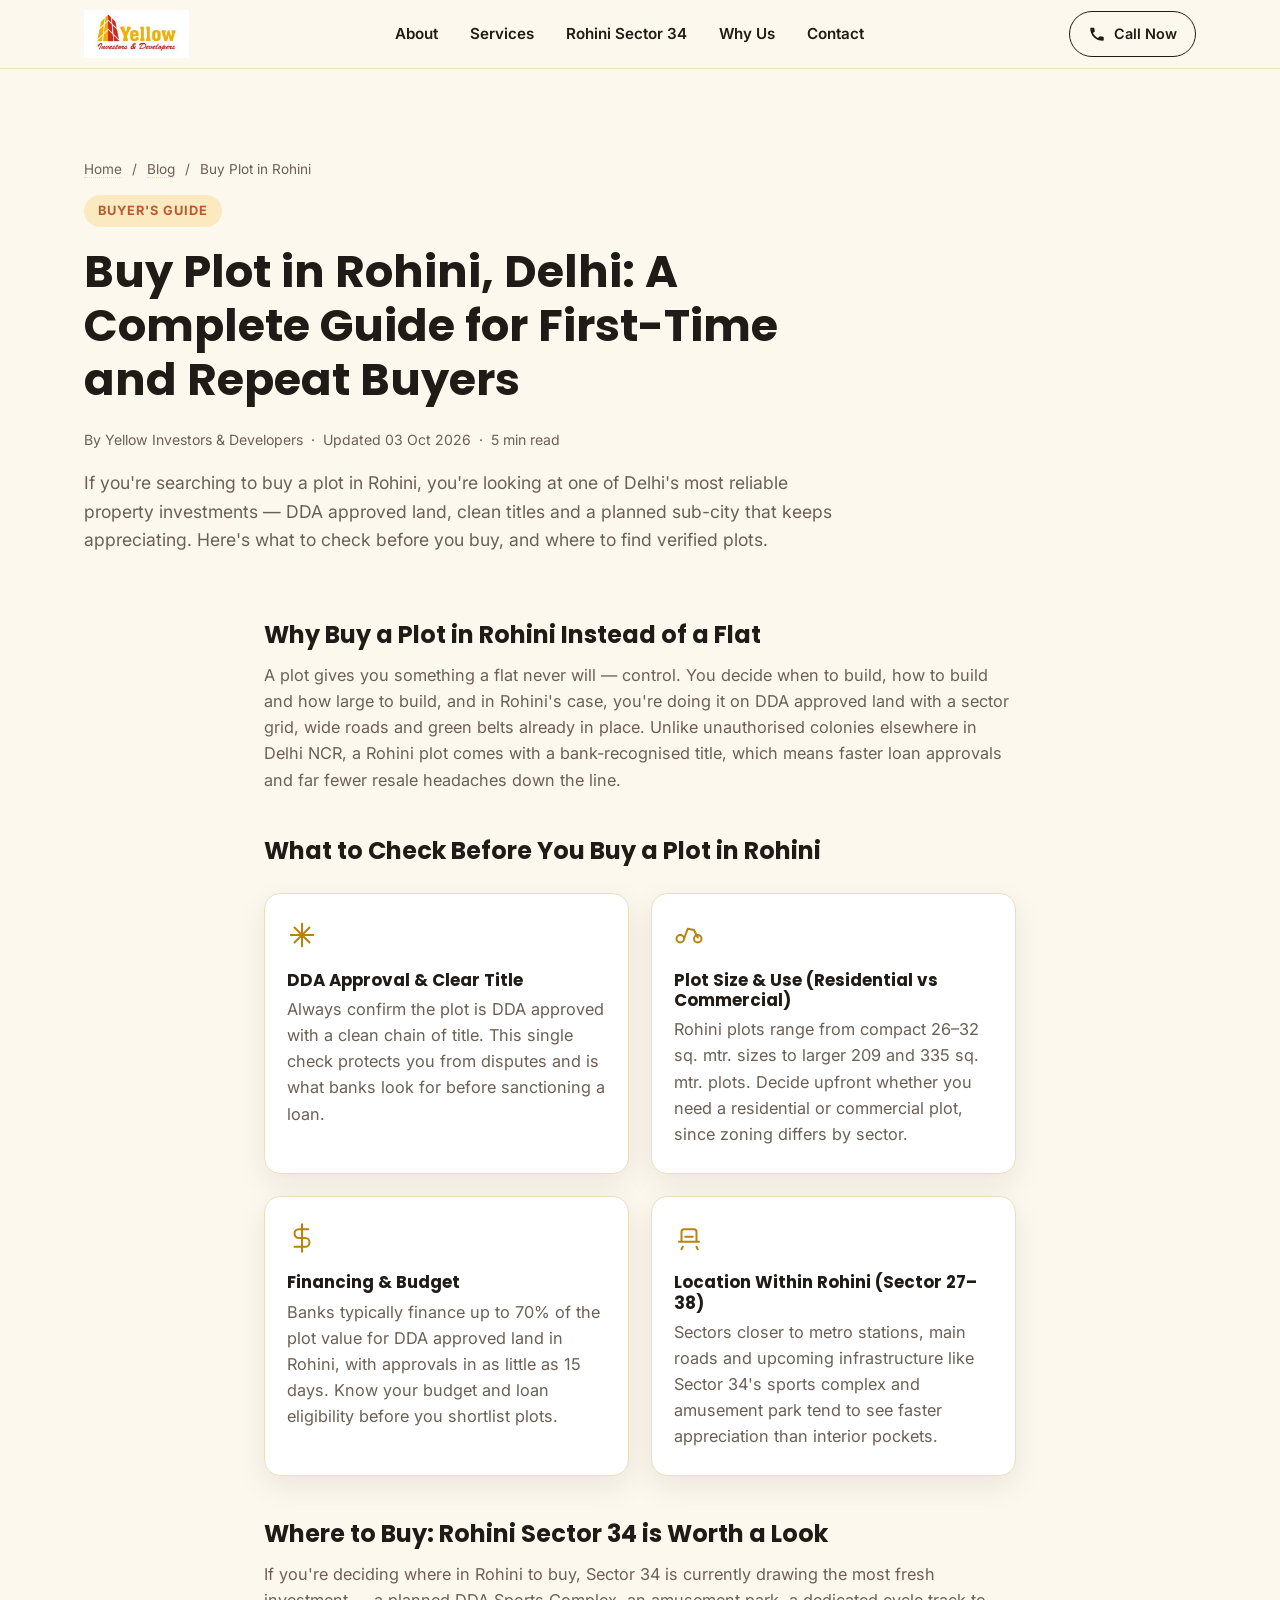
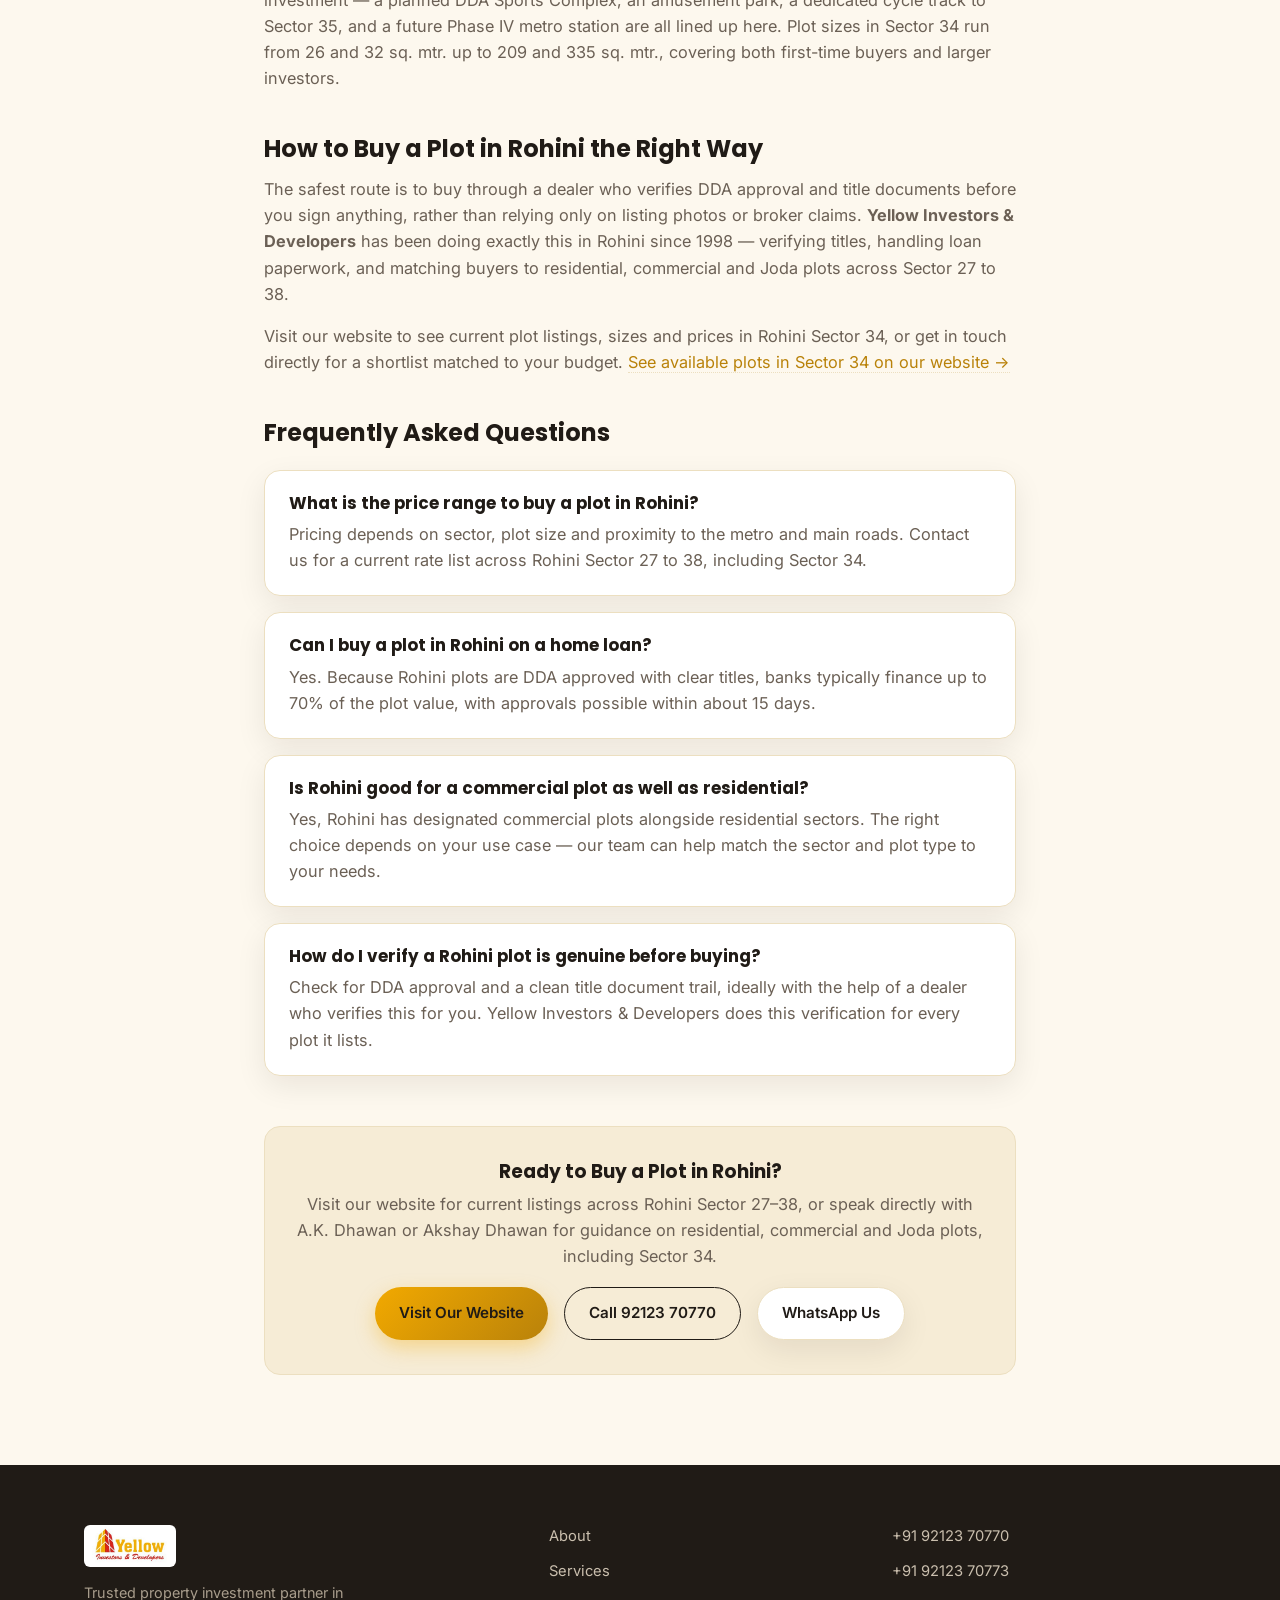
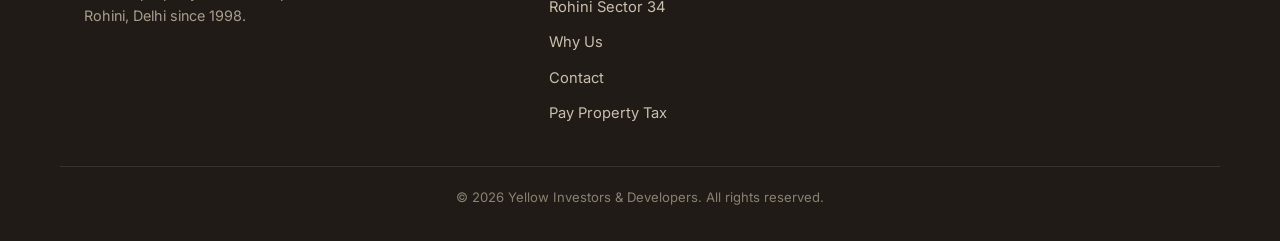
<file: blog/buy-plot-in-rohini.html>
<!DOCTYPE html>
<html lang="en">
<head>
<meta charset="UTF-8">
<meta name="viewport" content="width=device-width, initial-scale=1.0">
<title>Buy Plot in Rohini, Delhi &ndash; DDA Approved Plots | Yellow Investors & Developers</title>
<meta name="description" content="Looking to buy a plot in Rohini, Delhi? Get DDA approved residential and commercial plots across Sector 27 to 38, clear titles, easy bank financing and expert guidance from Yellow Investors & Developers.">
<meta name="keywords" content="buy plot in Rohini, Rohini plot for sale, DDA plot Rohini, Rohini Sector 34 plot, residential plot Rohini Delhi, commercial plot Rohini">
<meta name="author" content="Yellow Investors & Developers">
<meta name="robots" content="index, follow">
<meta name="theme-color" content="#f2a900">
<link rel="canonical" href="https://yellowid.co.in/blog/buy-plot-in-rohini.html">

<!-- Geo / Local business signals -->
<meta name="geo.region" content="IN-DL">
<meta name="geo.placename" content="Rohini, Delhi">
<meta name="geo.position" content="28.770457;77.06931">
<meta name="ICBM" content="28.770457, 77.06931">

<!-- Open Graph -->
<meta property="og:type" content="article">
<meta property="og:site_name" content="Yellow Investors & Developers">
<meta property="og:title" content="Buy Plot in Rohini, Delhi &ndash; A Complete Guide">
<meta property="og:description" content="Everything you need to know before you buy a plot in Rohini &mdash; DDA approval, pricing, financing, Sector 34 and how to get started.">
<meta property="og:url" content="https://yellowid.co.in/blog/buy-plot-in-rohini.html">
<meta property="og:image" content="https://yellowid.co.in/assets/images/logo.jpg">
<meta property="og:locale" content="en_IN">

<!-- Twitter Card -->
<meta name="twitter:card" content="summary">
<meta name="twitter:title" content="Buy Plot in Rohini, Delhi &ndash; A Complete Guide">
<meta name="twitter:description" content="Everything you need to know before you buy a plot in Rohini &mdash; DDA approval, pricing, financing, Sector 34 and how to get started.">
<meta name="twitter:image" content="https://yellowid.co.in/assets/images/logo.jpg">

<link rel="icon" href="../assets/images/logo.jpg" type="image/jpeg">
<link rel="preconnect" href="https://fonts.googleapis.com">
<link rel="preconnect" href="https://fonts.gstatic.com" crossorigin>
<link href="https://fonts.googleapis.com/css2?family=Poppins:wght@500;600;700;800&family=Inter:wght@400;500;600&display=swap" rel="stylesheet">
<link rel="stylesheet" href="../css/style.css">

<!-- Structured data for search engines & AI answer engines -->
<script type="application/ld+json">
{
  "@context": "https://schema.org",
  "@type": "BlogPosting",
  "headline": "Buy Plot in Rohini, Delhi: A Complete Guide for First-Time and Repeat Buyers",
  "description": "Everything you need to know before you buy a plot in Rohini &mdash; DDA approval, pricing, financing, Sector 34 and how to get started.",
  "image": "https://yellowid.co.in/assets/images/logo.jpg",
  "author": [
    { "@type": "Person", "name": "A.K. Dhawan" },
    { "@type": "Person", "name": "Akshay Dhawan" }
  ],
  "publisher": {
    "@type": "Organization",
    "name": "Yellow Investors & Developers",
    "logo": { "@type": "ImageObject", "url": "https://yellowid.co.in/assets/images/logo.jpg" }
  },
  "datePublished": "2026-10-03",
  "dateModified": "2026-10-03",
  "mainEntityOfPage": "https://yellowid.co.in/blog/buy-plot-in-rohini.html"
}
</script>
</head>
<body>

<a class="skip-link" href="#main">Skip to content</a>

<header class="site-header" id="site-header">
  <div class="container header-inner">
    <a href="../index.html" class="brand">
      <img src="../assets/images/logo.jpg" alt="Yellow Investors & Developers logo" class="brand-logo">
    </a>

    <nav class="nav" id="nav">
      <ul class="nav-list">
        <li><a href="../index.html#about" class="nav-link">About</a></li>
        <li><a href="../index.html#services" class="nav-link">Services</a></li>
        <li><a href="../index.html#rohini-34" class="nav-link">Rohini Sector 34</a></li>
        <li><a href="../index.html#why-us" class="nav-link">Why Us</a></li>
        <li><a href="../index.html#contact" class="nav-link">Contact</a></li>
      </ul>
    </nav>

    <div class="header-actions">
      <a href="tel:+919212370770" class="btn btn-ghost header-call">
        <svg viewBox="0 0 24 24" class="icon"><path d="M6.6 10.8c1.4 2.8 3.8 5.1 6.6 6.6l2.2-2.2c.3-.3.7-.4 1-.2 1.1.4 2.3.6 3.6.6.6 0 1 .4 1 1V20c0 .6-.4 1-1 1C10.4 21 3 13.6 3 4.5c0-.6.4-1 1-1h3.5c.6 0 1 .4 1 1 0 1.2.2 2.4.6 3.6.1.4 0 .8-.3 1L6.6 10.8Z"/></svg>
        <span>Call Now</span>
      </a>
      <button class="menu-toggle" id="menu-toggle" aria-label="Toggle navigation menu" aria-expanded="false" aria-controls="nav">
        <span></span><span></span><span></span>
      </button>
    </div>
  </div>
</header>

<main id="main">

  <!-- ARTICLE HERO -->
  <section class="section blog-hero" id="top">
    <div class="container">
      <p class="breadcrumb"><a href="../index.html">Home</a> <span>/</span> <a href="./">Blog</a> <span>/</span> Buy Plot in Rohini</p>
      <p class="eyebrow">Buyer's Guide</p>
      <h1 class="blog-title">Buy Plot in Rohini, Delhi: A Complete Guide for First-Time and Repeat Buyers</h1>
      <div class="blog-meta">
        <span>By Yellow Investors &amp; Developers</span>
        <span>&middot;</span>
        <span>Updated 03 Oct 2026</span>
        <span>&middot;</span>
        <span>5 min read</span>
      </div>
      <p class="hero-sub blog-lede">If you're searching to buy a plot in Rohini, you're looking at one of Delhi's most reliable property investments &mdash; DDA approved land, clean titles and a planned sub-city that keeps appreciating. Here's what to check before you buy, and where to find verified plots.</p>
    </div>
  </section>

  <!-- ARTICLE BODY -->
  <section class="section section-tight blog-article">
    <div class="container blog-container">

      <h2>Why Buy a Plot in Rohini Instead of a Flat</h2>
      <p>A plot gives you something a flat never will &mdash; control. You decide when to build, how to build and how large to build, and in Rohini's case, you're doing it on DDA approved land with a sector grid, wide roads and green belts already in place. Unlike unauthorised colonies elsewhere in Delhi NCR, a Rohini plot comes with a bank-recognised title, which means faster loan approvals and far fewer resale headaches down the line.</p>

      <h2>What to Check Before You Buy a Plot in Rohini</h2>
      <div class="benefits-grid blog-reasons">
        <div class="benefit">
          <svg viewBox="0 0 24 24"><path d="M12 3v18M3 12h18M6 6l12 12M18 6 6 18"/></svg>
          <h4>DDA Approval &amp; Clear Title</h4>
          <p>Always confirm the plot is DDA approved with a clean chain of title. This single check protects you from disputes and is what banks look for before sanctioning a loan.</p>
        </div>
        <div class="benefit">
          <svg viewBox="0 0 24 24"><path d="M5 18a3 3 0 1 0 0-6 3 3 0 0 0 0 6ZM19 18a3 3 0 1 0 0-6 3 3 0 0 0 0 6ZM8 15l3-8 5 1 3 6"/></svg>
          <h4>Plot Size &amp; Use (Residential vs Commercial)</h4>
          <p>Rohini plots range from compact 26&ndash;32 sq. mtr. sizes to larger 209 and 335 sq. mtr. plots. Decide upfront whether you need a residential or commercial plot, since zoning differs by sector.</p>
        </div>
        <div class="benefit">
          <svg viewBox="0 0 24 24"><path d="M12 1v22M17 5H9.5a3.5 3.5 0 0 0 0 7h5a3.5 3.5 0 0 1 0 7H6"/></svg>
          <h4>Financing &amp; Budget</h4>
          <p>Banks typically finance up to 70% of the plot value for DDA approved land in Rohini, with approvals in as little as 15 days. Know your budget and loan eligibility before you shortlist plots.</p>
        </div>
        <div class="benefit">
          <svg viewBox="0 0 24 24"><path d="M4 15h16M6 15V7a2 2 0 0 1 2-2h8a2 2 0 0 1 2 2v8M7 19l-1 2M18 19l1 2M9 11h6"/></svg>
          <h4>Location Within Rohini (Sector 27&ndash;38)</h4>
          <p>Sectors closer to metro stations, main roads and upcoming infrastructure like Sector 34's sports complex and amusement park tend to see faster appreciation than interior pockets.</p>
        </div>
      </div>

      <h2>Where to Buy: Rohini Sector 34 is Worth a Look</h2>
      <p>If you're deciding where in Rohini to buy, Sector 34 is currently drawing the most fresh investment &mdash; a planned DDA Sports Complex, an amusement park, a dedicated cycle track to Sector 35, and a future Phase IV metro station are all lined up here. Plot sizes in Sector 34 run from 26 and 32 sq. mtr. up to 209 and 335 sq. mtr., covering both first-time buyers and larger investors.</p>

      <h2>How to Buy a Plot in Rohini the Right Way</h2>
      <p>The safest route is to buy through a dealer who verifies DDA approval and title documents before you sign anything, rather than relying only on listing photos or broker claims. <strong>Yellow Investors &amp; Developers</strong> has been doing exactly this in Rohini since 1998 &mdash; verifying titles, handling loan paperwork, and matching buyers to residential, commercial and Joda plots across Sector 27 to 38.</p>
      <p>Visit our website to see current plot listings, sizes and prices in Rohini Sector 34, or get in touch directly for a shortlist matched to your budget. <a href="../index.html#rohini-34">See available plots in Sector 34 on our website &rarr;</a></p>

      <h2>Frequently Asked Questions</h2>
      <div class="faq-list">
        <div class="faq-item">
          <h3>What is the price range to buy a plot in Rohini?</h3>
          <p>Pricing depends on sector, plot size and proximity to the metro and main roads. Contact us for a current rate list across Rohini Sector 27 to 38, including Sector 34.</p>
        </div>
        <div class="faq-item">
          <h3>Can I buy a plot in Rohini on a home loan?</h3>
          <p>Yes. Because Rohini plots are DDA approved with clear titles, banks typically finance up to 70% of the plot value, with approvals possible within about 15 days.</p>
        </div>
        <div class="faq-item">
          <h3>Is Rohini good for a commercial plot as well as residential?</h3>
          <p>Yes, Rohini has designated commercial plots alongside residential sectors. The right choice depends on your use case &mdash; our team can help match the sector and plot type to your needs.</p>
        </div>
        <div class="faq-item">
          <h3>How do I verify a Rohini plot is genuine before buying?</h3>
          <p>Check for DDA approval and a clean title document trail, ideally with the help of a dealer who verifies this for you. Yellow Investors &amp; Developers does this verification for every plot it lists.</p>
        </div>
      </div>

      <div class="blog-cta">
        <h3>Ready to Buy a Plot in Rohini?</h3>
        <p>Visit our website for current listings across Rohini Sector 27&ndash;38, or speak directly with A.K. Dhawan or Akshay Dhawan for guidance on residential, commercial and Joda plots, including Sector 34.</p>
        <div class="blog-cta-buttons">
          <a href="../index.html#rohini-34" class="btn btn-primary">Visit Our Website</a>
          <a href="tel:+919212370770" class="btn btn-ghost">Call 92123 70770</a>
          <a href="https://wa.me/919212370770?text=Hi%2C%20I%27m%20looking%20to%20buy%20a%20plot%20in%20Rohini%20and%20would%20like%20more%20details." class="btn btn-whatsapp" target="_blank" rel="noopener">WhatsApp Us</a>
        </div>
      </div>

    </div>
  </section>

</main>

<footer class="site-footer">
  <div class="container footer-inner">
    <div class="footer-brand">
      <img src="../assets/images/logo.jpg" alt="Yellow Investors & Developers" class="footer-logo">
      <p>Trusted property investment partner in Rohini, Delhi since 1998.</p>
    </div>
    <div class="footer-links">
      <a href="../index.html#about">About</a>
      <a href="../index.html#services">Services</a>
      <a href="../index.html#rohini-34">Rohini Sector 34</a>
      <a href="../index.html#why-us">Why Us</a>
      <a href="../index.html#contact">Contact</a>
      <a href="https://online.ndmc.gov.in/ptis_dues/" target="_blank" rel="noopener">Pay Property Tax</a>
    </div>
    <div class="footer-contact">
      <a href="tel:+919212370770">+91 92123 70770</a>
      <a href="tel:+919212370773">+91 92123 70773</a>
    </div>
  </div>
  <div class="footer-bottom">
    <p>&copy; <span id="year"></span> Yellow Investors &amp; Developers. All rights reserved.</p>
  </div>
</footer>

<a href="#top" class="back-to-top" id="back-to-top" aria-label="Back to top">
  <svg viewBox="0 0 24 24"><path d="M12 5 5 12l1.4 1.4L11 8.8V19h2V8.8l4.6 4.6L19 12z"/></svg>
</a>

<script src="../js/script.js"></script>
</body>
</html>
</file>
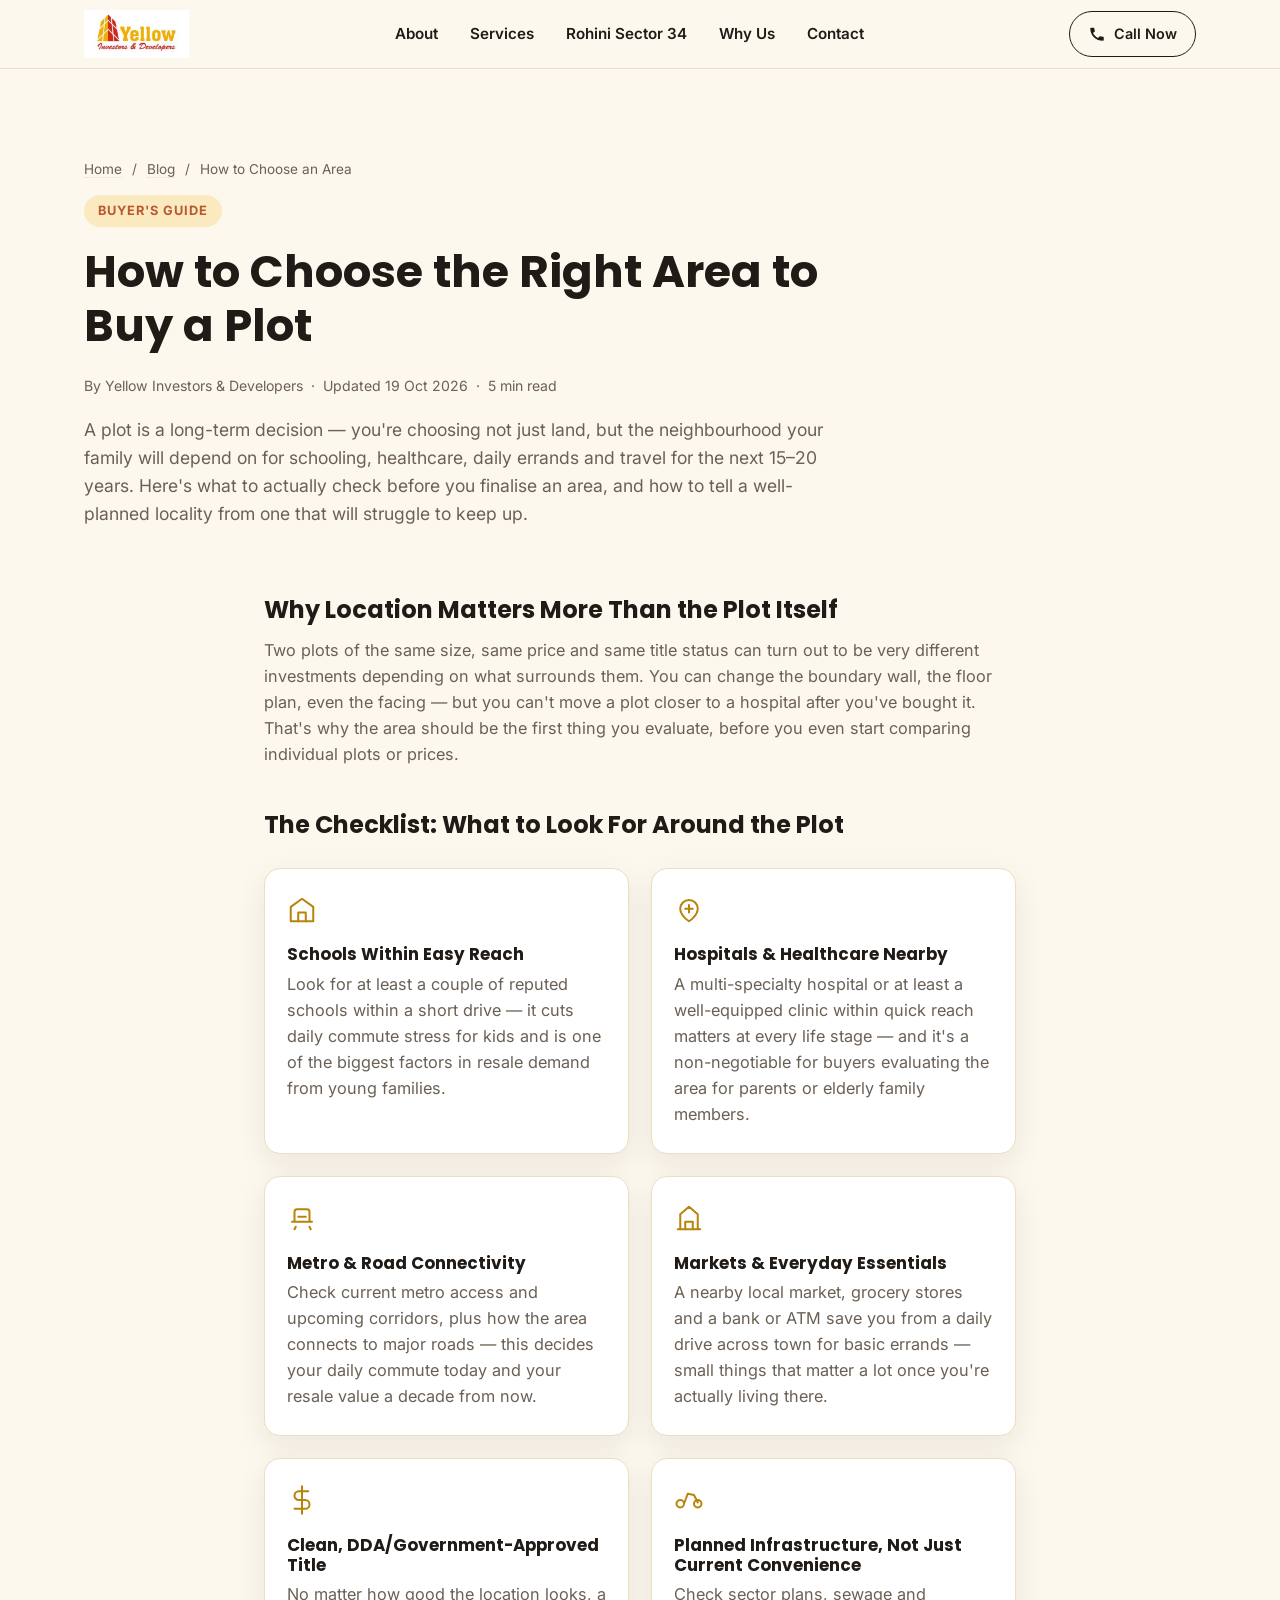
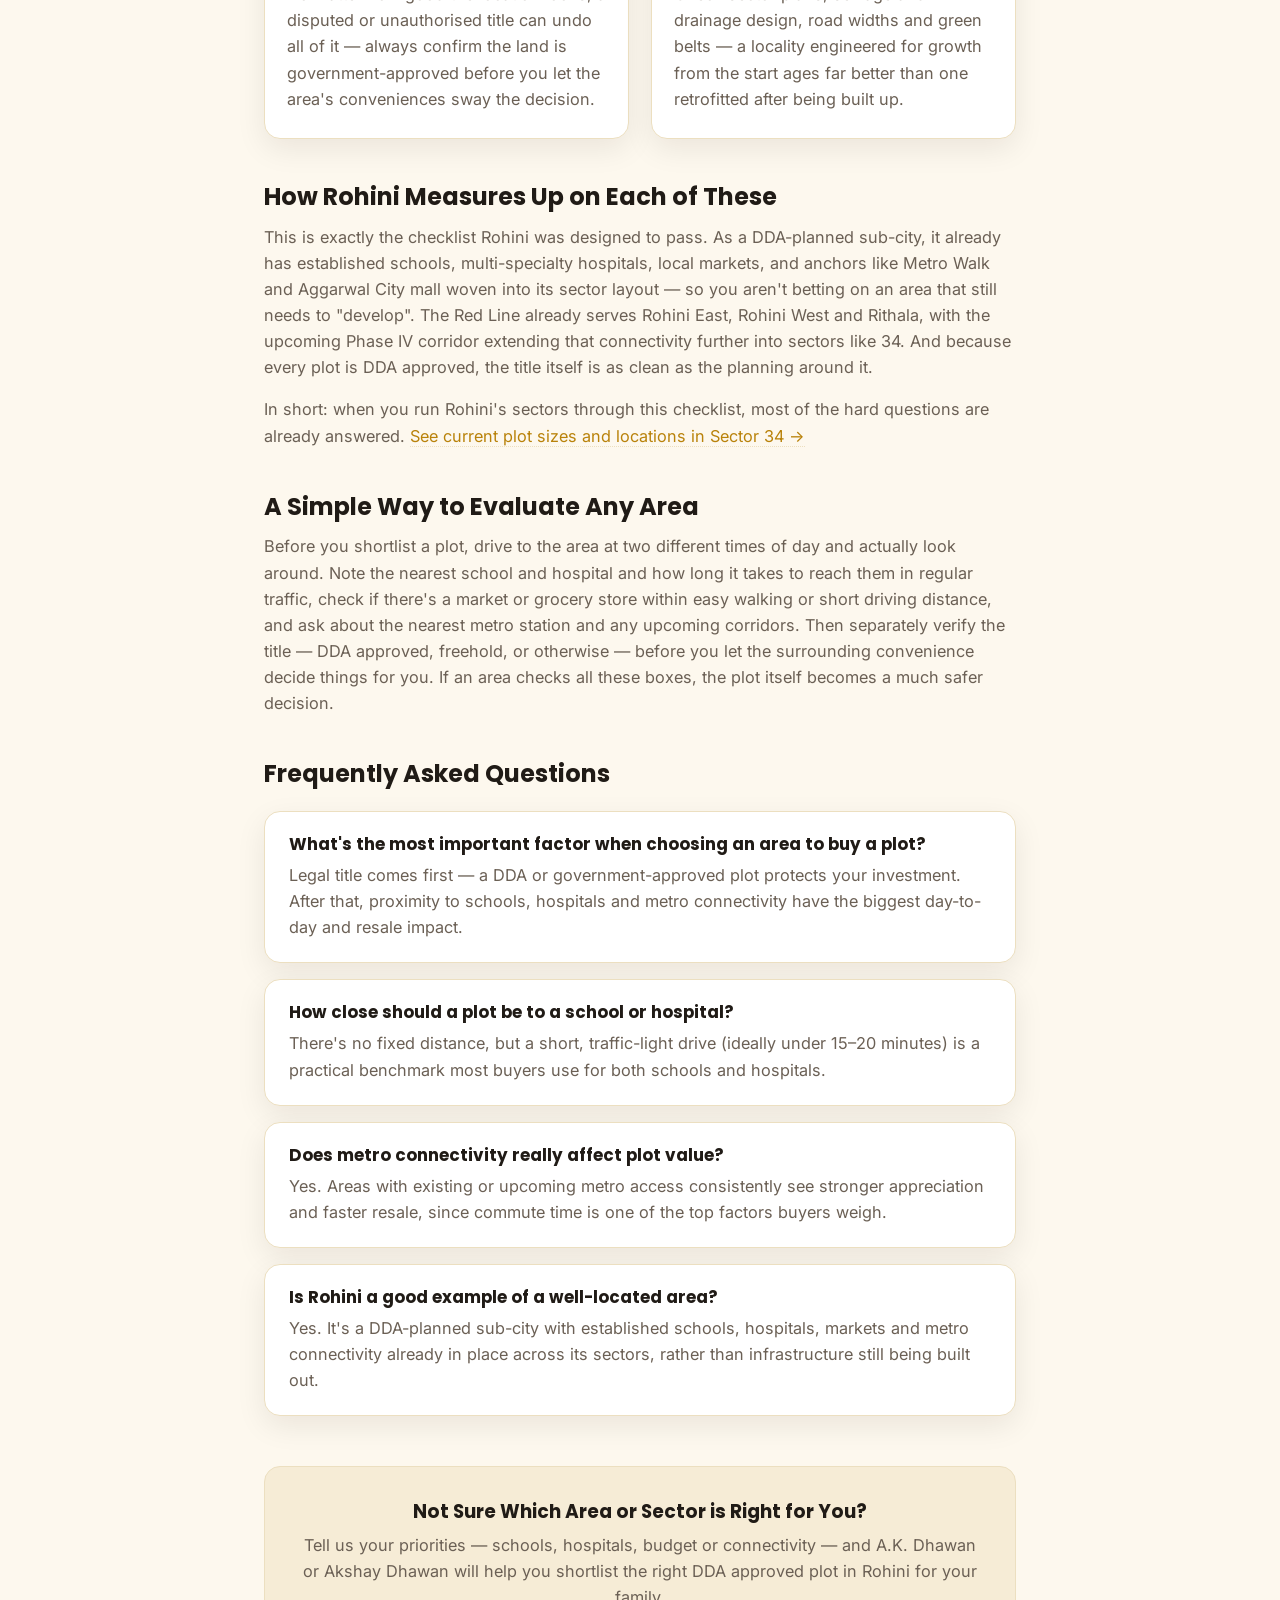
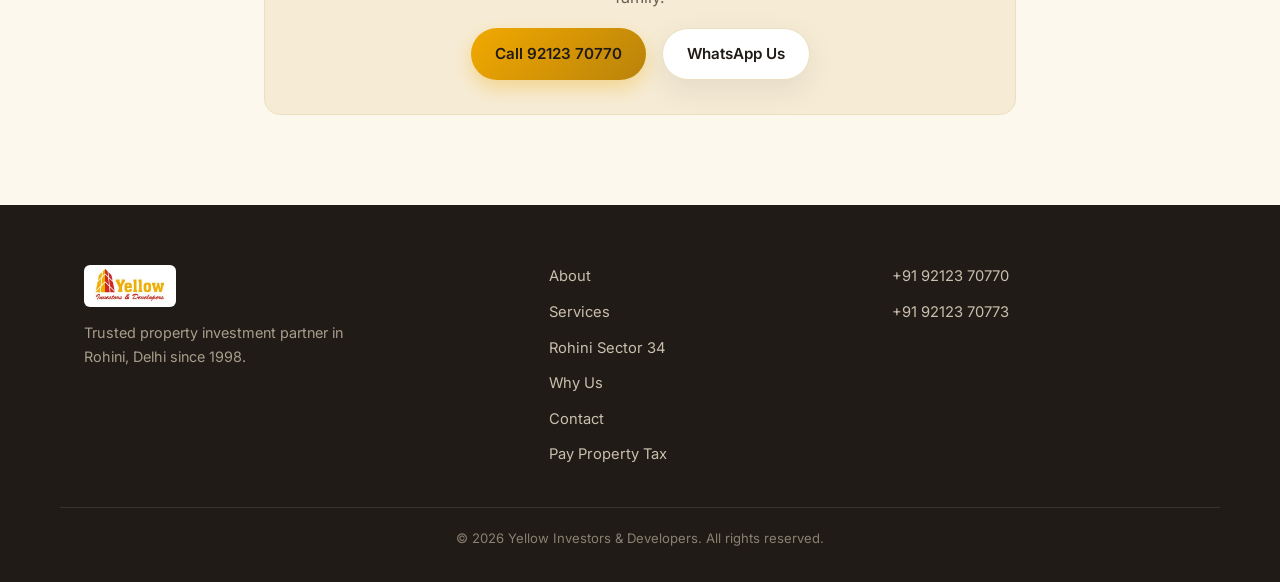
<file: blog/how-to-choose-area-to-buy-plot.html>
<!DOCTYPE html>
<html lang="en">
<head>
<meta charset="UTF-8">
<meta name="viewport" content="width=device-width, initial-scale=1.0">
<title>How to Choose the Right Area to Buy a Plot in Delhi | Yellow Investors & Developers</title>
<meta name="description" content="A practical checklist for choosing the right area to buy a plot &mdash; proximity to schools, hospitals, markets and metro, road width, DDA approval and more, with a look at how Rohini measures up.">
<meta name="keywords" content="how to choose location to buy plot, best area to buy property Delhi, plot near school hospital, factors to consider before buying plot, Rohini plot buying guide">
<meta name="author" content="Yellow Investors & Developers">
<meta name="robots" content="index, follow">
<meta name="theme-color" content="#f2a900">
<link rel="canonical" href="https://yellowid.co.in/blog/how-to-choose-area-to-buy-plot.html">

<!-- Geo / Local business signals -->
<meta name="geo.region" content="IN-DL">
<meta name="geo.placename" content="Rohini, Delhi">
<meta name="geo.position" content="28.770457;77.06931">
<meta name="ICBM" content="28.770457, 77.06931">

<!-- Open Graph -->
<meta property="og:type" content="article">
<meta property="og:site_name" content="Yellow Investors & Developers">
<meta property="og:title" content="How to Choose the Right Area to Buy a Plot">
<meta property="og:description" content="Schools, hospitals, markets, metro, road width and legal title &mdash; the factors that actually decide whether a plot's location will serve you well for the next 20 years.">
<meta property="og:url" content="https://yellowid.co.in/blog/how-to-choose-area-to-buy-plot.html">
<meta property="og:image" content="https://yellowid.co.in/assets/images/logo.jpg">
<meta property="og:locale" content="en_IN">

<!-- Twitter Card -->
<meta name="twitter:card" content="summary">
<meta name="twitter:title" content="How to Choose the Right Area to Buy a Plot">
<meta name="twitter:description" content="Schools, hospitals, markets, metro, road width and legal title &mdash; the factors that actually decide whether a plot's location will serve you well for the next 20 years.">
<meta name="twitter:image" content="https://yellowid.co.in/assets/images/logo.jpg">

<link rel="icon" href="../assets/images/logo.jpg" type="image/jpeg">
<link rel="preconnect" href="https://fonts.googleapis.com">
<link rel="preconnect" href="https://fonts.gstatic.com" crossorigin>
<link href="https://fonts.googleapis.com/css2?family=Poppins:wght@500;600;700;800&family=Inter:wght@400;500;600&display=swap" rel="stylesheet">
<link rel="stylesheet" href="../css/style.css">

<!-- Structured data for search engines & AI answer engines -->
<script type="application/ld+json">
{
  "@context": "https://schema.org",
  "@type": "BlogPosting",
  "headline": "How to Choose the Right Area to Buy a Plot",
  "description": "Schools, hospitals, markets, metro, road width and legal title &mdash; the factors that actually decide whether a plot's location will serve you well for the next 20 years.",
  "image": "https://yellowid.co.in/assets/images/logo.jpg",
  "author": [
    { "@type": "Person", "name": "A.K. Dhawan" },
    { "@type": "Person", "name": "Akshay Dhawan" }
  ],
  "publisher": {
    "@type": "Organization",
    "name": "Yellow Investors & Developers",
    "logo": { "@type": "ImageObject", "url": "https://yellowid.co.in/assets/images/logo.jpg" }
  },
  "datePublished": "2026-10-19",
  "dateModified": "2026-10-19",
  "mainEntityOfPage": "https://yellowid.co.in/blog/how-to-choose-area-to-buy-plot.html"
}
</script>
</head>
<body>

<a class="skip-link" href="#main">Skip to content</a>

<header class="site-header" id="site-header">
  <div class="container header-inner">
    <a href="../index.html" class="brand">
      <img src="../assets/images/logo.jpg" alt="Yellow Investors & Developers logo" class="brand-logo">
    </a>

    <nav class="nav" id="nav">
      <ul class="nav-list">
        <li><a href="../index.html#about" class="nav-link">About</a></li>
        <li><a href="../index.html#services" class="nav-link">Services</a></li>
        <li><a href="../index.html#rohini-34" class="nav-link">Rohini Sector 34</a></li>
        <li><a href="../index.html#why-us" class="nav-link">Why Us</a></li>
        <li><a href="../index.html#contact" class="nav-link">Contact</a></li>
      </ul>
    </nav>

    <div class="header-actions">
      <a href="tel:+919212370770" class="btn btn-ghost header-call">
        <svg viewBox="0 0 24 24" class="icon"><path d="M6.6 10.8c1.4 2.8 3.8 5.1 6.6 6.6l2.2-2.2c.3-.3.7-.4 1-.2 1.1.4 2.3.6 3.6.6.6 0 1 .4 1 1V20c0 .6-.4 1-1 1C10.4 21 3 13.6 3 4.5c0-.6.4-1 1-1h3.5c.6 0 1 .4 1 1 0 1.2.2 2.4.6 3.6.1.4 0 .8-.3 1L6.6 10.8Z"/></svg>
        <span>Call Now</span>
      </a>
      <button class="menu-toggle" id="menu-toggle" aria-label="Toggle navigation menu" aria-expanded="false" aria-controls="nav">
        <span></span><span></span><span></span>
      </button>
    </div>
  </div>
</header>

<main id="main">

  <!-- ARTICLE HERO -->
  <section class="section blog-hero" id="top">
    <div class="container">
      <p class="breadcrumb"><a href="../index.html">Home</a> <span>/</span> <a href="./">Blog</a> <span>/</span> How to Choose an Area</p>
      <p class="eyebrow">Buyer's Guide</p>
      <h1 class="blog-title">How to Choose the Right Area to Buy a Plot</h1>
      <div class="blog-meta">
        <span>By Yellow Investors &amp; Developers</span>
        <span>&middot;</span>
        <span>Updated 19 Oct 2026</span>
        <span>&middot;</span>
        <span>5 min read</span>
      </div>
      <p class="hero-sub blog-lede">A plot is a long-term decision &mdash; you're choosing not just land, but the neighbourhood your family will depend on for schooling, healthcare, daily errands and travel for the next 15&ndash;20 years. Here's what to actually check before you finalise an area, and how to tell a well-planned locality from one that will struggle to keep up.</p>
    </div>
  </section>

  <!-- ARTICLE BODY -->
  <section class="section section-tight blog-article">
    <div class="container blog-container">

      <h2>Why Location Matters More Than the Plot Itself</h2>
      <p>Two plots of the same size, same price and same title status can turn out to be very different investments depending on what surrounds them. You can change the boundary wall, the floor plan, even the facing &mdash; but you can't move a plot closer to a hospital after you've bought it. That's why the area should be the first thing you evaluate, before you even start comparing individual plots or prices.</p>

      <h2>The Checklist: What to Look For Around the Plot</h2>
      <div class="benefits-grid blog-reasons">
        <div class="benefit">
          <svg viewBox="0 0 24 24"><path d="M3 9.5 12 3l9 6.5V21H3V9.5Z"/><path d="M9 21v-7h6v7"/></svg>
          <h4>Schools Within Easy Reach</h4>
          <p>Look for at least a couple of reputed schools within a short drive &mdash; it cuts daily commute stress for kids and is one of the biggest factors in resale demand from young families.</p>
        </div>
        <div class="benefit">
          <svg viewBox="0 0 24 24"><path d="M12 21s-7-4.5-7-10a7 7 0 0 1 14 0c0 5.5-7 10-7 10Z"/><path d="M9 11h6M12 8v6"/></svg>
          <h4>Hospitals &amp; Healthcare Nearby</h4>
          <p>A multi-specialty hospital or at least a well-equipped clinic within quick reach matters at every life stage &mdash; and it's a non-negotiable for buyers evaluating the area for parents or elderly family members.</p>
        </div>
        <div class="benefit">
          <svg viewBox="0 0 24 24"><path d="M4 15h16M6 15V7a2 2 0 0 1 2-2h8a2 2 0 0 1 2 2v8M7 19l-1 2M18 19l1 2M9 11h6"/></svg>
          <h4>Metro &amp; Road Connectivity</h4>
          <p>Check current metro access and upcoming corridors, plus how the area connects to major roads &mdash; this decides your daily commute today and your resale value a decade from now.</p>
        </div>
        <div class="benefit">
          <svg viewBox="0 0 24 24"><path d="M3 21h18M5 21V9l7-6 7 6v12M9 21v-6h6v6"/></svg>
          <h4>Markets &amp; Everyday Essentials</h4>
          <p>A nearby local market, grocery stores and a bank or ATM save you from a daily drive across town for basic errands &mdash; small things that matter a lot once you're actually living there.</p>
        </div>
        <div class="benefit">
          <svg viewBox="0 0 24 24"><path d="M12 1v22M17 5H9.5a3.5 3.5 0 0 0 0 7h5a3.5 3.5 0 0 1 0 7H6"/></svg>
          <h4>Clean, DDA/Government-Approved Title</h4>
          <p>No matter how good the location looks, a disputed or unauthorised title can undo all of it &mdash; always confirm the land is government-approved before you let the area's conveniences sway the decision.</p>
        </div>
        <div class="benefit">
          <svg viewBox="0 0 24 24"><path d="M5 18a3 3 0 1 0 0-6 3 3 0 0 0 0 6ZM19 18a3 3 0 1 0 0-6 3 3 0 0 0 0 6ZM8 15l3-8 5 1 3 6"/></svg>
          <h4>Planned Infrastructure, Not Just Current Convenience</h4>
          <p>Check sector plans, sewage and drainage design, road widths and green belts &mdash; a locality engineered for growth from the start ages far better than one retrofitted after being built up.</p>
        </div>
      </div>

      <h2>How Rohini Measures Up on Each of These</h2>
      <p>This is exactly the checklist Rohini was designed to pass. As a DDA-planned sub-city, it already has established schools, multi-specialty hospitals, local markets, and anchors like Metro Walk and Aggarwal City mall woven into its sector layout &mdash; so you aren't betting on an area that still needs to "develop". The Red Line already serves Rohini East, Rohini West and Rithala, with the upcoming Phase IV corridor extending that connectivity further into sectors like 34. And because every plot is DDA approved, the title itself is as clean as the planning around it.</p>
      <p>In short: when you run Rohini's sectors through this checklist, most of the hard questions are already answered. <a href="../index.html#rohini-34">See current plot sizes and locations in Sector 34 &rarr;</a></p>

      <h2>A Simple Way to Evaluate Any Area</h2>
      <p>Before you shortlist a plot, drive to the area at two different times of day and actually look around. Note the nearest school and hospital and how long it takes to reach them in regular traffic, check if there's a market or grocery store within easy walking or short driving distance, and ask about the nearest metro station and any upcoming corridors. Then separately verify the title &mdash; DDA approved, freehold, or otherwise &mdash; before you let the surrounding convenience decide things for you. If an area checks all these boxes, the plot itself becomes a much safer decision.</p>

      <h2>Frequently Asked Questions</h2>
      <div class="faq-list">
        <div class="faq-item">
          <h3>What's the most important factor when choosing an area to buy a plot?</h3>
          <p>Legal title comes first &mdash; a DDA or government-approved plot protects your investment. After that, proximity to schools, hospitals and metro connectivity have the biggest day-to-day and resale impact.</p>
        </div>
        <div class="faq-item">
          <h3>How close should a plot be to a school or hospital?</h3>
          <p>There's no fixed distance, but a short, traffic-light drive (ideally under 15&ndash;20 minutes) is a practical benchmark most buyers use for both schools and hospitals.</p>
        </div>
        <div class="faq-item">
          <h3>Does metro connectivity really affect plot value?</h3>
          <p>Yes. Areas with existing or upcoming metro access consistently see stronger appreciation and faster resale, since commute time is one of the top factors buyers weigh.</p>
        </div>
        <div class="faq-item">
          <h3>Is Rohini a good example of a well-located area?</h3>
          <p>Yes. It's a DDA-planned sub-city with established schools, hospitals, markets and metro connectivity already in place across its sectors, rather than infrastructure still being built out.</p>
        </div>
      </div>

      <div class="blog-cta">
        <h3>Not Sure Which Area or Sector is Right for You?</h3>
        <p>Tell us your priorities &mdash; schools, hospitals, budget or connectivity &mdash; and A.K. Dhawan or Akshay Dhawan will help you shortlist the right DDA approved plot in Rohini for your family.</p>
        <div class="blog-cta-buttons">
          <a href="tel:+919212370770" class="btn btn-primary">Call 92123 70770</a>
          <a href="https://wa.me/919212370770?text=Hi%2C%20I%20read%20your%20blog%20on%20choosing%20an%20area%20to%20buy%20a%20plot%20and%20would%20like%20more%20details." class="btn btn-whatsapp" target="_blank" rel="noopener">WhatsApp Us</a>
        </div>
      </div>

    </div>
  </section>

</main>

<footer class="site-footer">
  <div class="container footer-inner">
    <div class="footer-brand">
      <img src="../assets/images/logo.jpg" alt="Yellow Investors & Developers" class="footer-logo">
      <p>Trusted property investment partner in Rohini, Delhi since 1998.</p>
    </div>
    <div class="footer-links">
      <a href="../index.html#about">About</a>
      <a href="../index.html#services">Services</a>
      <a href="../index.html#rohini-34">Rohini Sector 34</a>
      <a href="../index.html#why-us">Why Us</a>
      <a href="../index.html#contact">Contact</a>
      <a href="https://online.ndmc.gov.in/ptis_dues/" target="_blank" rel="noopener">Pay Property Tax</a>
    </div>
    <div class="footer-contact">
      <a href="tel:+919212370770">+91 92123 70770</a>
      <a href="tel:+919212370773">+91 92123 70773</a>
    </div>
  </div>
  <div class="footer-bottom">
    <p>&copy; <span id="year"></span> Yellow Investors &amp; Developers. All rights reserved.</p>
  </div>
</footer>

<a href="#top" class="back-to-top" id="back-to-top" aria-label="Back to top">
  <svg viewBox="0 0 24 24"><path d="M12 5 5 12l1.4 1.4L11 8.8V19h2V8.8l4.6 4.6L19 12z"/></svg>
</a>

<script src="../js/script.js"></script>
</body>
</html>
</file>
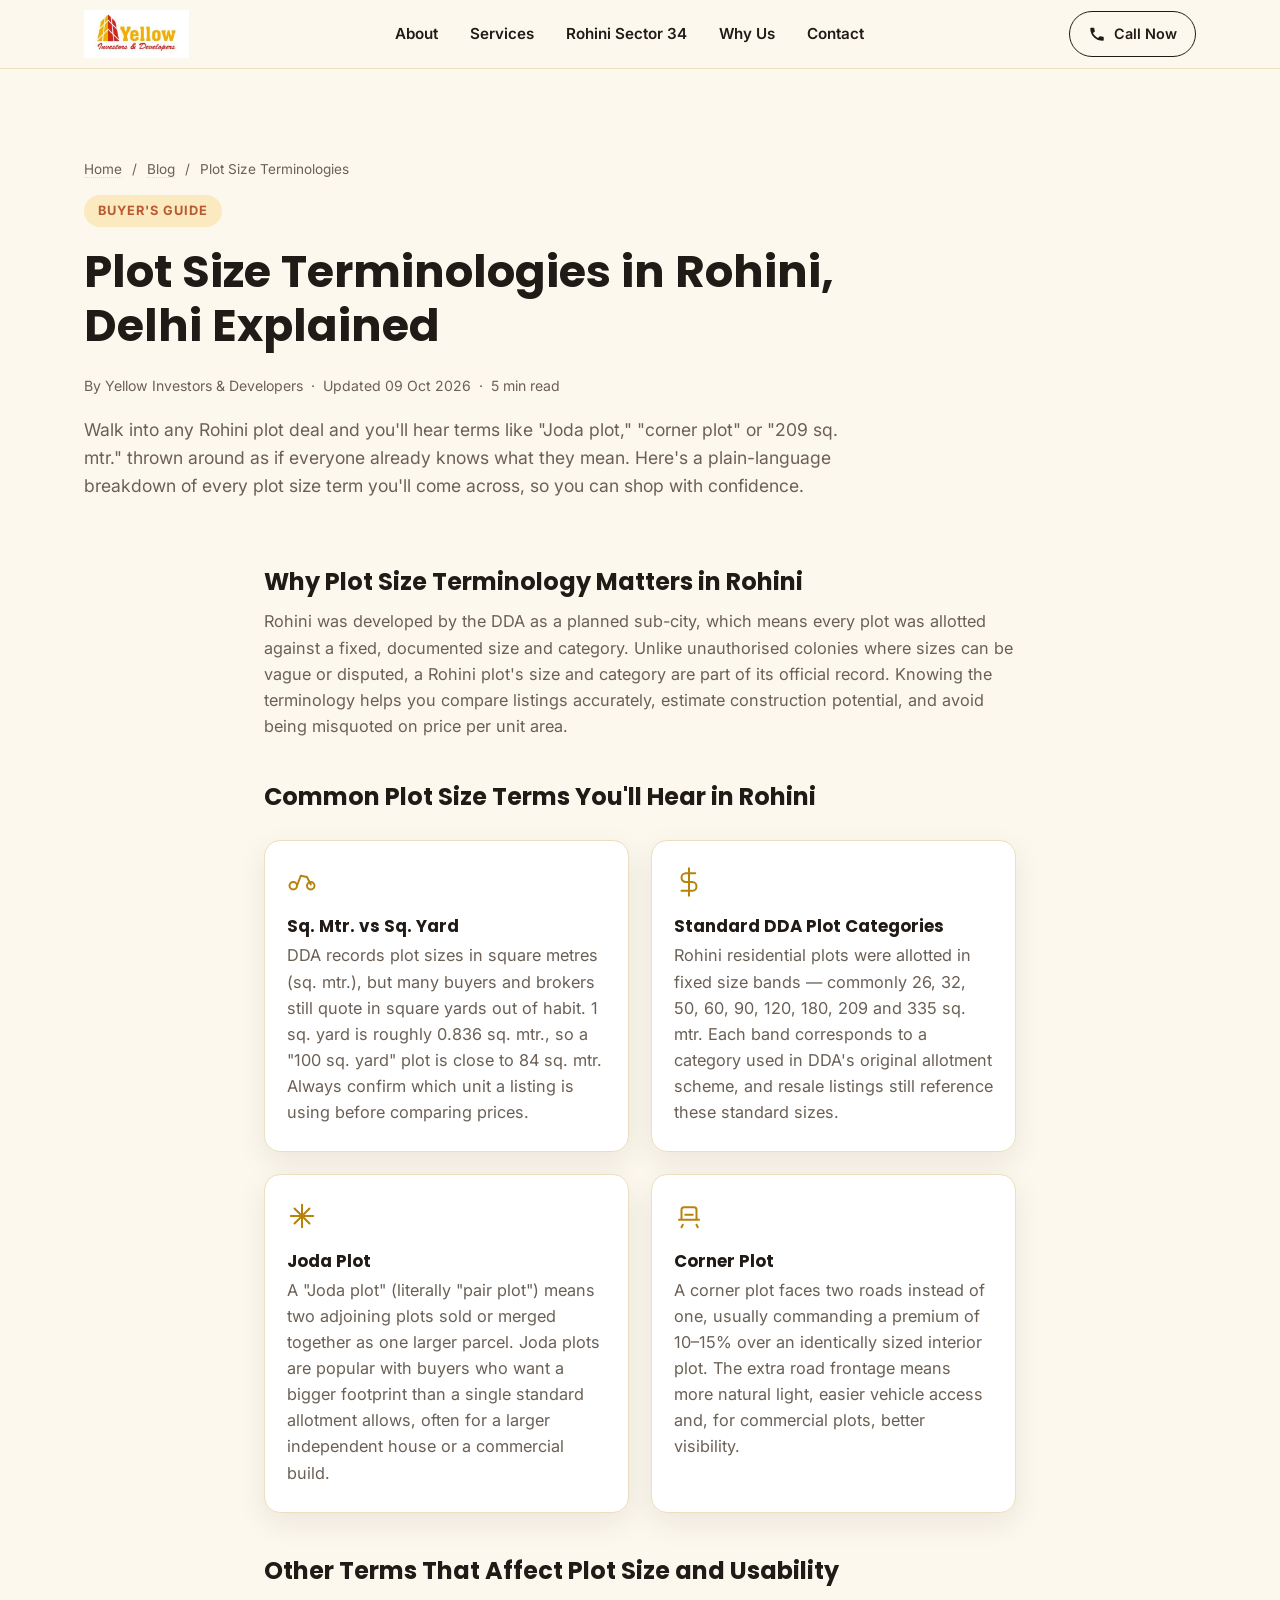
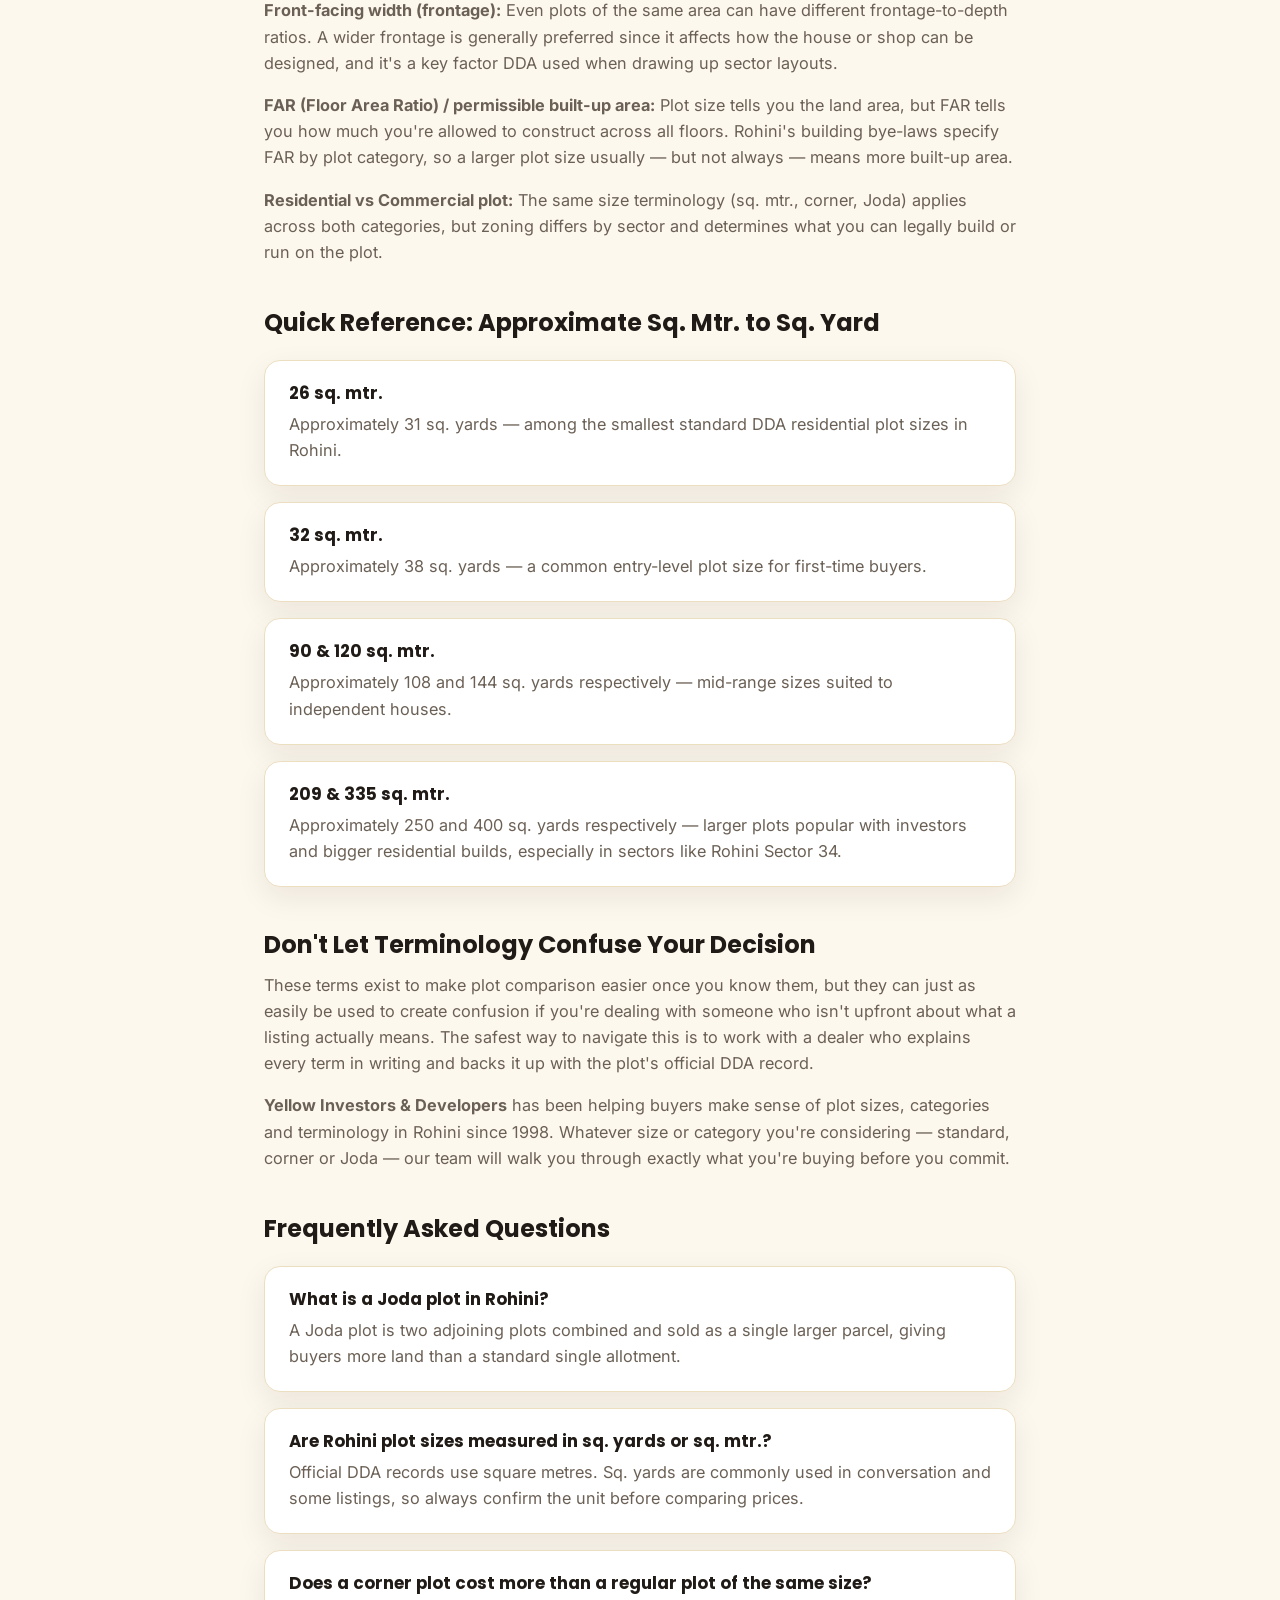
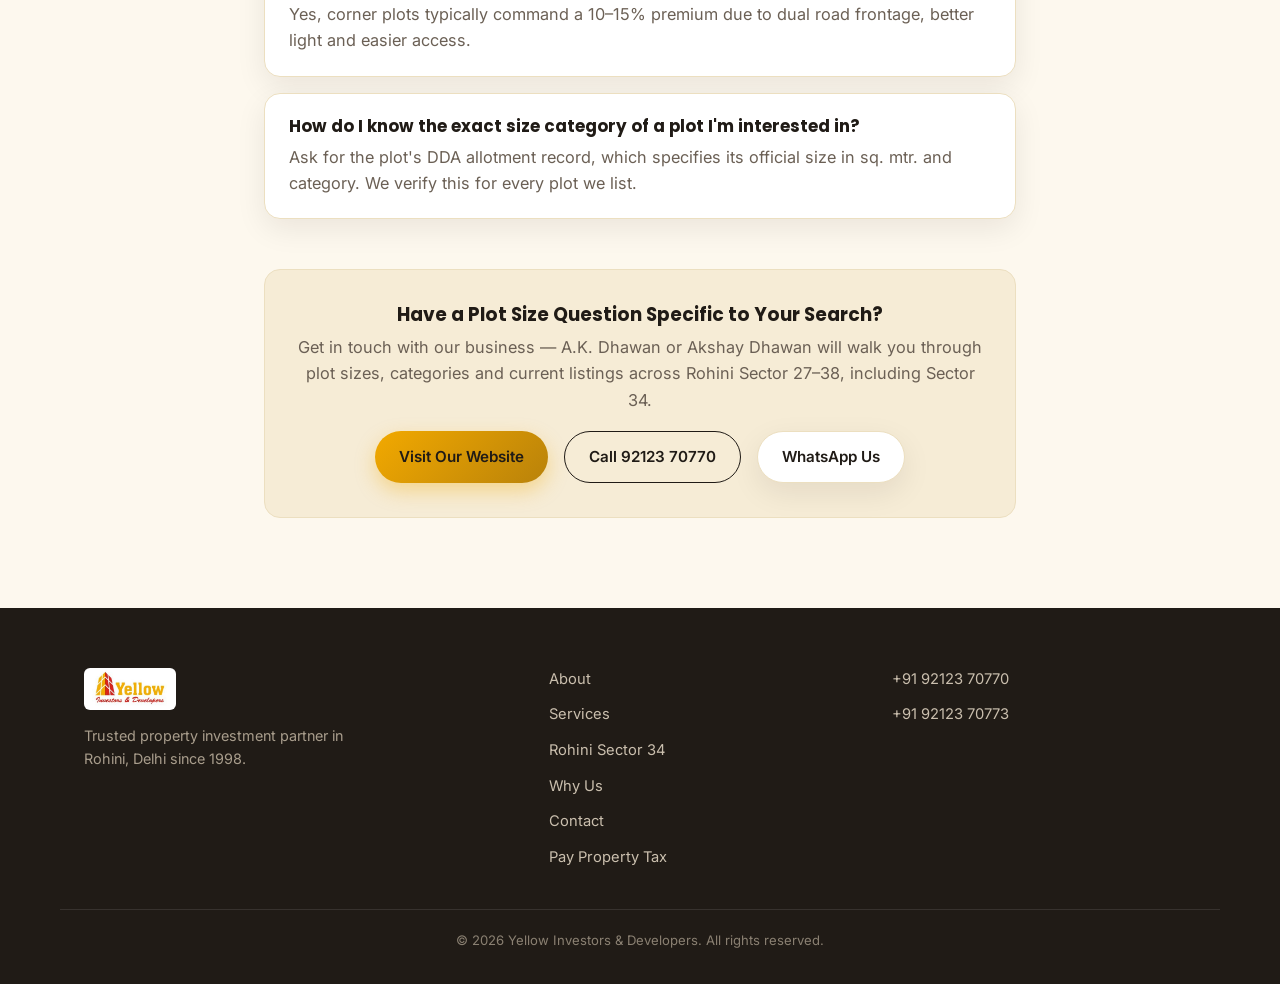
<file: blog/plot-size-terminologies-rohini.html>
<!DOCTYPE html>
<html lang="en">
<head>
<meta charset="UTF-8">
<meta name="viewport" content="width=device-width, initial-scale=1.0">
<title>Plot Size Terminologies in Rohini, Delhi Explained | Yellow Investors & Developers</title>
<meta name="description" content="Confused by terms like Joda plot, corner plot, sq. yard vs sq. mtr., or DDA plot categories in Rohini? Here's a plain-language guide to every plot size term you'll come across, from Yellow Investors & Developers.">
<meta name="keywords" content="Rohini plot size terms, Joda plot Rohini, DDA plot categories, sq yard to sq mtr Rohini, corner plot Rohini, plot size terminology Delhi">
<meta name="author" content="Yellow Investors & Developers">
<meta name="robots" content="index, follow">
<meta name="theme-color" content="#f2a900">
<link rel="canonical" href="https://yellowid.co.in/blog/plot-size-terminologies-rohini.html">

<!-- Geo / Local business signals -->
<meta name="geo.region" content="IN-DL">
<meta name="geo.placename" content="Rohini, Delhi">
<meta name="geo.position" content="28.770457;77.06931">
<meta name="ICBM" content="28.770457, 77.06931">

<!-- Open Graph -->
<meta property="og:type" content="article">
<meta property="og:site_name" content="Yellow Investors & Developers">
<meta property="og:title" content="Plot Size Terminologies in Rohini, Delhi Explained">
<meta property="og:description" content="Joda plot, corner plot, sq. yard vs sq. mtr., DDA plot categories &mdash; a plain-language guide to every plot size term used in Rohini, Delhi.">
<meta property="og:url" content="https://yellowid.co.in/blog/plot-size-terminologies-rohini.html">
<meta property="og:image" content="https://yellowid.co.in/assets/images/logo.jpg">
<meta property="og:locale" content="en_IN">

<!-- Twitter Card -->
<meta name="twitter:card" content="summary">
<meta name="twitter:title" content="Plot Size Terminologies in Rohini, Delhi Explained">
<meta name="twitter:description" content="Joda plot, corner plot, sq. yard vs sq. mtr., DDA plot categories &mdash; a plain-language guide to every plot size term used in Rohini, Delhi.">
<meta name="twitter:image" content="https://yellowid.co.in/assets/images/logo.jpg">

<link rel="icon" href="../assets/images/logo.jpg" type="image/jpeg">
<link rel="preconnect" href="https://fonts.googleapis.com">
<link rel="preconnect" href="https://fonts.gstatic.com" crossorigin>
<link href="https://fonts.googleapis.com/css2?family=Poppins:wght@500;600;700;800&family=Inter:wght@400;500;600&display=swap" rel="stylesheet">
<link rel="stylesheet" href="../css/style.css">

<!-- Structured data for search engines & AI answer engines -->
<script type="application/ld+json">
{
  "@context": "https://schema.org",
  "@type": "BlogPosting",
  "headline": "Plot Size Terminologies in Rohini, Delhi Explained",
  "description": "Joda plot, corner plot, sq. yard vs sq. mtr., DDA plot categories &mdash; a plain-language guide to every plot size term used in Rohini, Delhi.",
  "image": "https://yellowid.co.in/assets/images/logo.jpg",
  "author": [
    { "@type": "Person", "name": "A.K. Dhawan" },
    { "@type": "Person", "name": "Akshay Dhawan" }
  ],
  "publisher": {
    "@type": "Organization",
    "name": "Yellow Investors & Developers",
    "logo": { "@type": "ImageObject", "url": "https://yellowid.co.in/assets/images/logo.jpg" }
  },
  "datePublished": "2026-10-09",
  "dateModified": "2026-10-09",
  "mainEntityOfPage": "https://yellowid.co.in/blog/plot-size-terminologies-rohini.html"
}
</script>
</head>
<body>

<a class="skip-link" href="#main">Skip to content</a>

<header class="site-header" id="site-header">
  <div class="container header-inner">
    <a href="../index.html" class="brand">
      <img src="../assets/images/logo.jpg" alt="Yellow Investors & Developers logo" class="brand-logo">
    </a>

    <nav class="nav" id="nav">
      <ul class="nav-list">
        <li><a href="../index.html#about" class="nav-link">About</a></li>
        <li><a href="../index.html#services" class="nav-link">Services</a></li>
        <li><a href="../index.html#rohini-34" class="nav-link">Rohini Sector 34</a></li>
        <li><a href="../index.html#why-us" class="nav-link">Why Us</a></li>
        <li><a href="../index.html#contact" class="nav-link">Contact</a></li>
      </ul>
    </nav>

    <div class="header-actions">
      <a href="tel:+919212370770" class="btn btn-ghost header-call">
        <svg viewBox="0 0 24 24" class="icon"><path d="M6.6 10.8c1.4 2.8 3.8 5.1 6.6 6.6l2.2-2.2c.3-.3.7-.4 1-.2 1.1.4 2.3.6 3.6.6.6 0 1 .4 1 1V20c0 .6-.4 1-1 1C10.4 21 3 13.6 3 4.5c0-.6.4-1 1-1h3.5c.6 0 1 .4 1 1 0 1.2.2 2.4.6 3.6.1.4 0 .8-.3 1L6.6 10.8Z"/></svg>
        <span>Call Now</span>
      </a>
      <button class="menu-toggle" id="menu-toggle" aria-label="Toggle navigation menu" aria-expanded="false" aria-controls="nav">
        <span></span><span></span><span></span>
      </button>
    </div>
  </div>
</header>

<main id="main">

  <!-- ARTICLE HERO -->
  <section class="section blog-hero" id="top">
    <div class="container">
      <p class="breadcrumb"><a href="../index.html">Home</a> <span>/</span> <a href="./">Blog</a> <span>/</span> Plot Size Terminologies</p>
      <p class="eyebrow">Buyer's Guide</p>
      <h1 class="blog-title">Plot Size Terminologies in Rohini, Delhi Explained</h1>
      <div class="blog-meta">
        <span>By Yellow Investors &amp; Developers</span>
        <span>&middot;</span>
        <span>Updated 09 Oct 2026</span>
        <span>&middot;</span>
        <span>5 min read</span>
      </div>
      <p class="hero-sub blog-lede">Walk into any Rohini plot deal and you'll hear terms like "Joda plot," "corner plot" or "209 sq. mtr." thrown around as if everyone already knows what they mean. Here's a plain-language breakdown of every plot size term you'll come across, so you can shop with confidence.</p>
    </div>
  </section>

  <!-- ARTICLE BODY -->
  <section class="section section-tight blog-article">
    <div class="container blog-container">

      <h2>Why Plot Size Terminology Matters in Rohini</h2>
      <p>Rohini was developed by the DDA as a planned sub-city, which means every plot was allotted against a fixed, documented size and category. Unlike unauthorised colonies where sizes can be vague or disputed, a Rohini plot's size and category are part of its official record. Knowing the terminology helps you compare listings accurately, estimate construction potential, and avoid being misquoted on price per unit area.</p>

      <h2>Common Plot Size Terms You'll Hear in Rohini</h2>
      <div class="benefits-grid blog-reasons">
        <div class="benefit">
          <svg viewBox="0 0 24 24"><path d="M5 18a3 3 0 1 0 0-6 3 3 0 0 0 0 6ZM19 18a3 3 0 1 0 0-6 3 3 0 0 0 0 6ZM8 15l3-8 5 1 3 6"/></svg>
          <h4>Sq. Mtr. vs Sq. Yard</h4>
          <p>DDA records plot sizes in square metres (sq. mtr.), but many buyers and brokers still quote in square yards out of habit. 1 sq. yard is roughly 0.836 sq. mtr., so a "100 sq. yard" plot is close to 84 sq. mtr. Always confirm which unit a listing is using before comparing prices.</p>
        </div>
        <div class="benefit">
          <svg viewBox="0 0 24 24"><path d="M12 1v22M17 5H9.5a3.5 3.5 0 0 0 0 7h5a3.5 3.5 0 0 1 0 7H6"/></svg>
          <h4>Standard DDA Plot Categories</h4>
          <p>Rohini residential plots were allotted in fixed size bands &mdash; commonly 26, 32, 50, 60, 90, 120, 180, 209 and 335 sq. mtr. Each band corresponds to a category used in DDA's original allotment scheme, and resale listings still reference these standard sizes.</p>
        </div>
        <div class="benefit">
          <svg viewBox="0 0 24 24"><path d="M12 3v18M3 12h18M6 6l12 12M18 6 6 18"/></svg>
          <h4>Joda Plot</h4>
          <p>A "Joda plot" (literally "pair plot") means two adjoining plots sold or merged together as one larger parcel. Joda plots are popular with buyers who want a bigger footprint than a single standard allotment allows, often for a larger independent house or a commercial build.</p>
        </div>
        <div class="benefit">
          <svg viewBox="0 0 24 24"><path d="M4 15h16M6 15V7a2 2 0 0 1 2-2h8a2 2 0 0 1 2 2v8M7 19l-1 2M18 19l1 2M9 11h6"/></svg>
          <h4>Corner Plot</h4>
          <p>A corner plot faces two roads instead of one, usually commanding a premium of 10&ndash;15% over an identically sized interior plot. The extra road frontage means more natural light, easier vehicle access and, for commercial plots, better visibility.</p>
        </div>
      </div>

      <h2>Other Terms That Affect Plot Size and Usability</h2>
      <p><strong>Front-facing width (frontage):</strong> Even plots of the same area can have different frontage-to-depth ratios. A wider frontage is generally preferred since it affects how the house or shop can be designed, and it's a key factor DDA used when drawing up sector layouts.</p>
      <p><strong>FAR (Floor Area Ratio) / permissible built-up area:</strong> Plot size tells you the land area, but FAR tells you how much you're allowed to construct across all floors. Rohini's building bye-laws specify FAR by plot category, so a larger plot size usually &mdash; but not always &mdash; means more built-up area.</p>
      <p><strong>Residential vs Commercial plot:</strong> The same size terminology (sq. mtr., corner, Joda) applies across both categories, but zoning differs by sector and determines what you can legally build or run on the plot.</p>

      <h2>Quick Reference: Approximate Sq. Mtr. to Sq. Yard</h2>
      <div class="faq-list">
        <div class="faq-item">
          <h3>26 sq. mtr.</h3>
          <p>Approximately 31 sq. yards &mdash; among the smallest standard DDA residential plot sizes in Rohini.</p>
        </div>
        <div class="faq-item">
          <h3>32 sq. mtr.</h3>
          <p>Approximately 38 sq. yards &mdash; a common entry-level plot size for first-time buyers.</p>
        </div>
        <div class="faq-item">
          <h3>90 &amp; 120 sq. mtr.</h3>
          <p>Approximately 108 and 144 sq. yards respectively &mdash; mid-range sizes suited to independent houses.</p>
        </div>
        <div class="faq-item">
          <h3>209 &amp; 335 sq. mtr.</h3>
          <p>Approximately 250 and 400 sq. yards respectively &mdash; larger plots popular with investors and bigger residential builds, especially in sectors like Rohini Sector 34.</p>
        </div>
      </div>

      <h2>Don't Let Terminology Confuse Your Decision</h2>
      <p>These terms exist to make plot comparison easier once you know them, but they can just as easily be used to create confusion if you're dealing with someone who isn't upfront about what a listing actually means. The safest way to navigate this is to work with a dealer who explains every term in writing and backs it up with the plot's official DDA record.</p>
      <p><strong>Yellow Investors &amp; Developers</strong> has been helping buyers make sense of plot sizes, categories and terminology in Rohini since 1998. Whatever size or category you're considering &mdash; standard, corner or Joda &mdash; our team will walk you through exactly what you're buying before you commit.</p>

      <h2>Frequently Asked Questions</h2>
      <div class="faq-list">
        <div class="faq-item">
          <h3>What is a Joda plot in Rohini?</h3>
          <p>A Joda plot is two adjoining plots combined and sold as a single larger parcel, giving buyers more land than a standard single allotment.</p>
        </div>
        <div class="faq-item">
          <h3>Are Rohini plot sizes measured in sq. yards or sq. mtr.?</h3>
          <p>Official DDA records use square metres. Sq. yards are commonly used in conversation and some listings, so always confirm the unit before comparing prices.</p>
        </div>
        <div class="faq-item">
          <h3>Does a corner plot cost more than a regular plot of the same size?</h3>
          <p>Yes, corner plots typically command a 10&ndash;15% premium due to dual road frontage, better light and easier access.</p>
        </div>
        <div class="faq-item">
          <h3>How do I know the exact size category of a plot I'm interested in?</h3>
          <p>Ask for the plot's DDA allotment record, which specifies its official size in sq. mtr. and category. We verify this for every plot we list.</p>
        </div>
      </div>

      <div class="blog-cta">
        <h3>Have a Plot Size Question Specific to Your Search?</h3>
        <p>Get in touch with our business &mdash; A.K. Dhawan or Akshay Dhawan will walk you through plot sizes, categories and current listings across Rohini Sector 27&ndash;38, including Sector 34.</p>
        <div class="blog-cta-buttons">
          <a href="../index.html#rohini-34" class="btn btn-primary">Visit Our Website</a>
          <a href="tel:+919212370770" class="btn btn-ghost">Call 92123 70770</a>
          <a href="https://wa.me/919212370770?text=Hi%2C%20I%27d%20like%20to%20understand%20plot%20sizes%20in%20Rohini%20better." class="btn btn-whatsapp" target="_blank" rel="noopener">WhatsApp Us</a>
        </div>
      </div>

    </div>
  </section>

</main>

<footer class="site-footer">
  <div class="container footer-inner">
    <div class="footer-brand">
      <img src="../assets/images/logo.jpg" alt="Yellow Investors & Developers" class="footer-logo">
      <p>Trusted property investment partner in Rohini, Delhi since 1998.</p>
    </div>
    <div class="footer-links">
      <a href="../index.html#about">About</a>
      <a href="../index.html#services">Services</a>
      <a href="../index.html#rohini-34">Rohini Sector 34</a>
      <a href="../index.html#why-us">Why Us</a>
      <a href="../index.html#contact">Contact</a>
      <a href="https://online.ndmc.gov.in/ptis_dues/" target="_blank" rel="noopener">Pay Property Tax</a>
    </div>
    <div class="footer-contact">
      <a href="tel:+919212370770">+91 92123 70770</a>
      <a href="tel:+919212370773">+91 92123 70773</a>
    </div>
  </div>
  <div class="footer-bottom">
    <p>&copy; <span id="year"></span> Yellow Investors &amp; Developers. All rights reserved.</p>
  </div>
</footer>

<a href="#top" class="back-to-top" id="back-to-top" aria-label="Back to top">
  <svg viewBox="0 0 24 24"><path d="M12 5 5 12l1.4 1.4L11 8.8V19h2V8.8l4.6 4.6L19 12z"/></svg>
</a>

<script src="../js/script.js"></script>
</body>
</html>
</file>
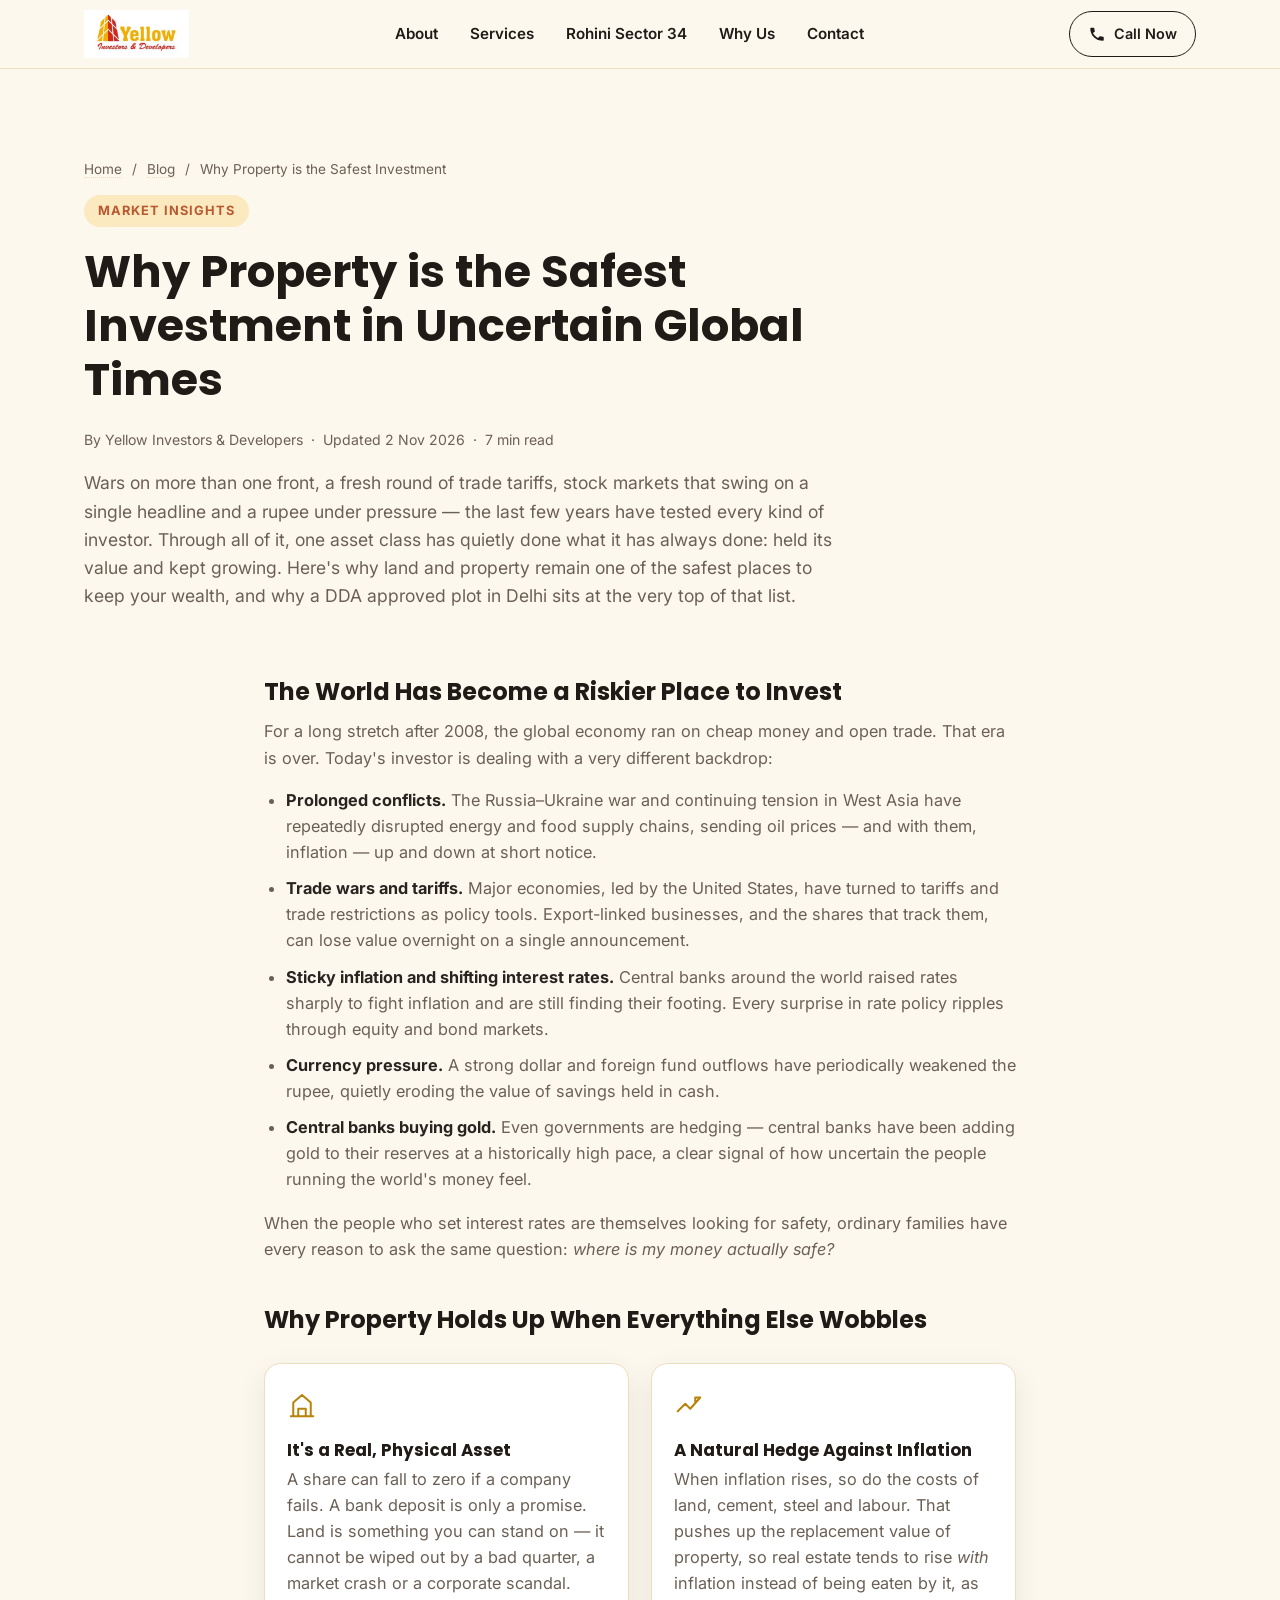
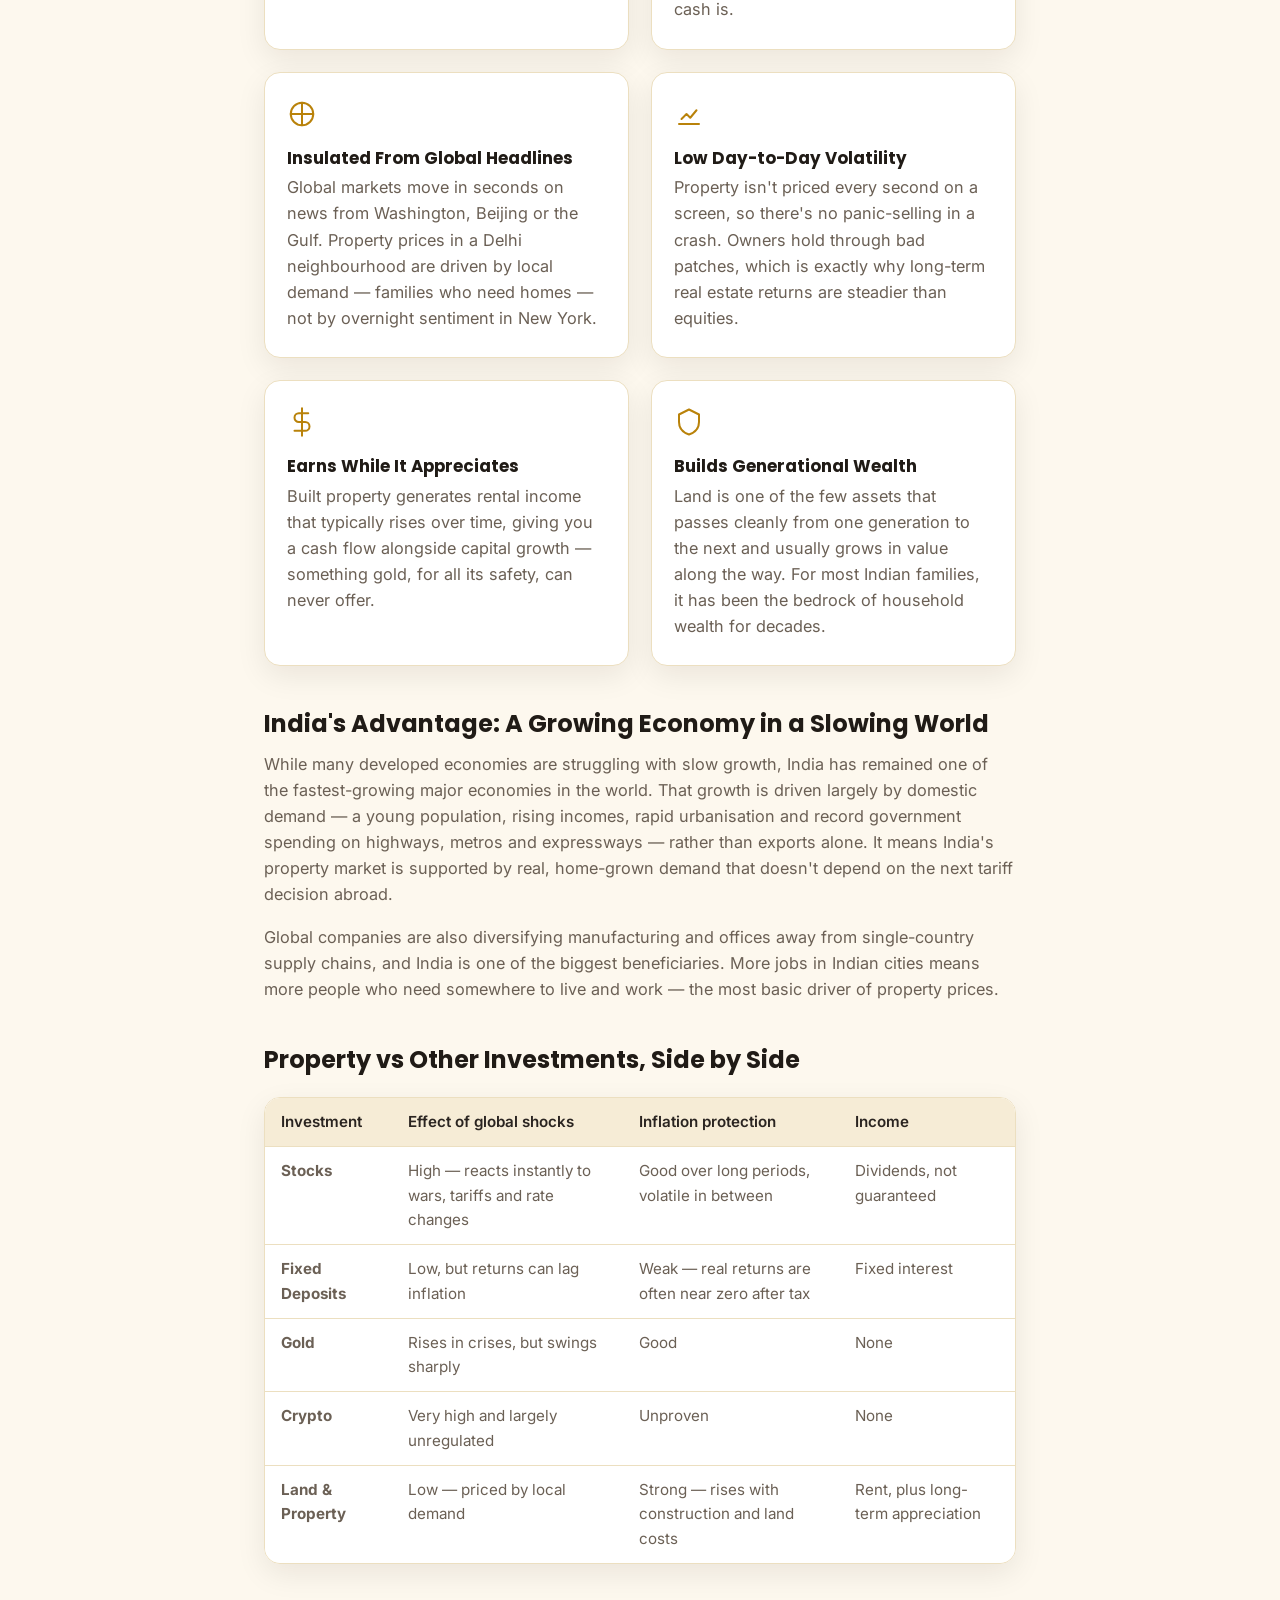
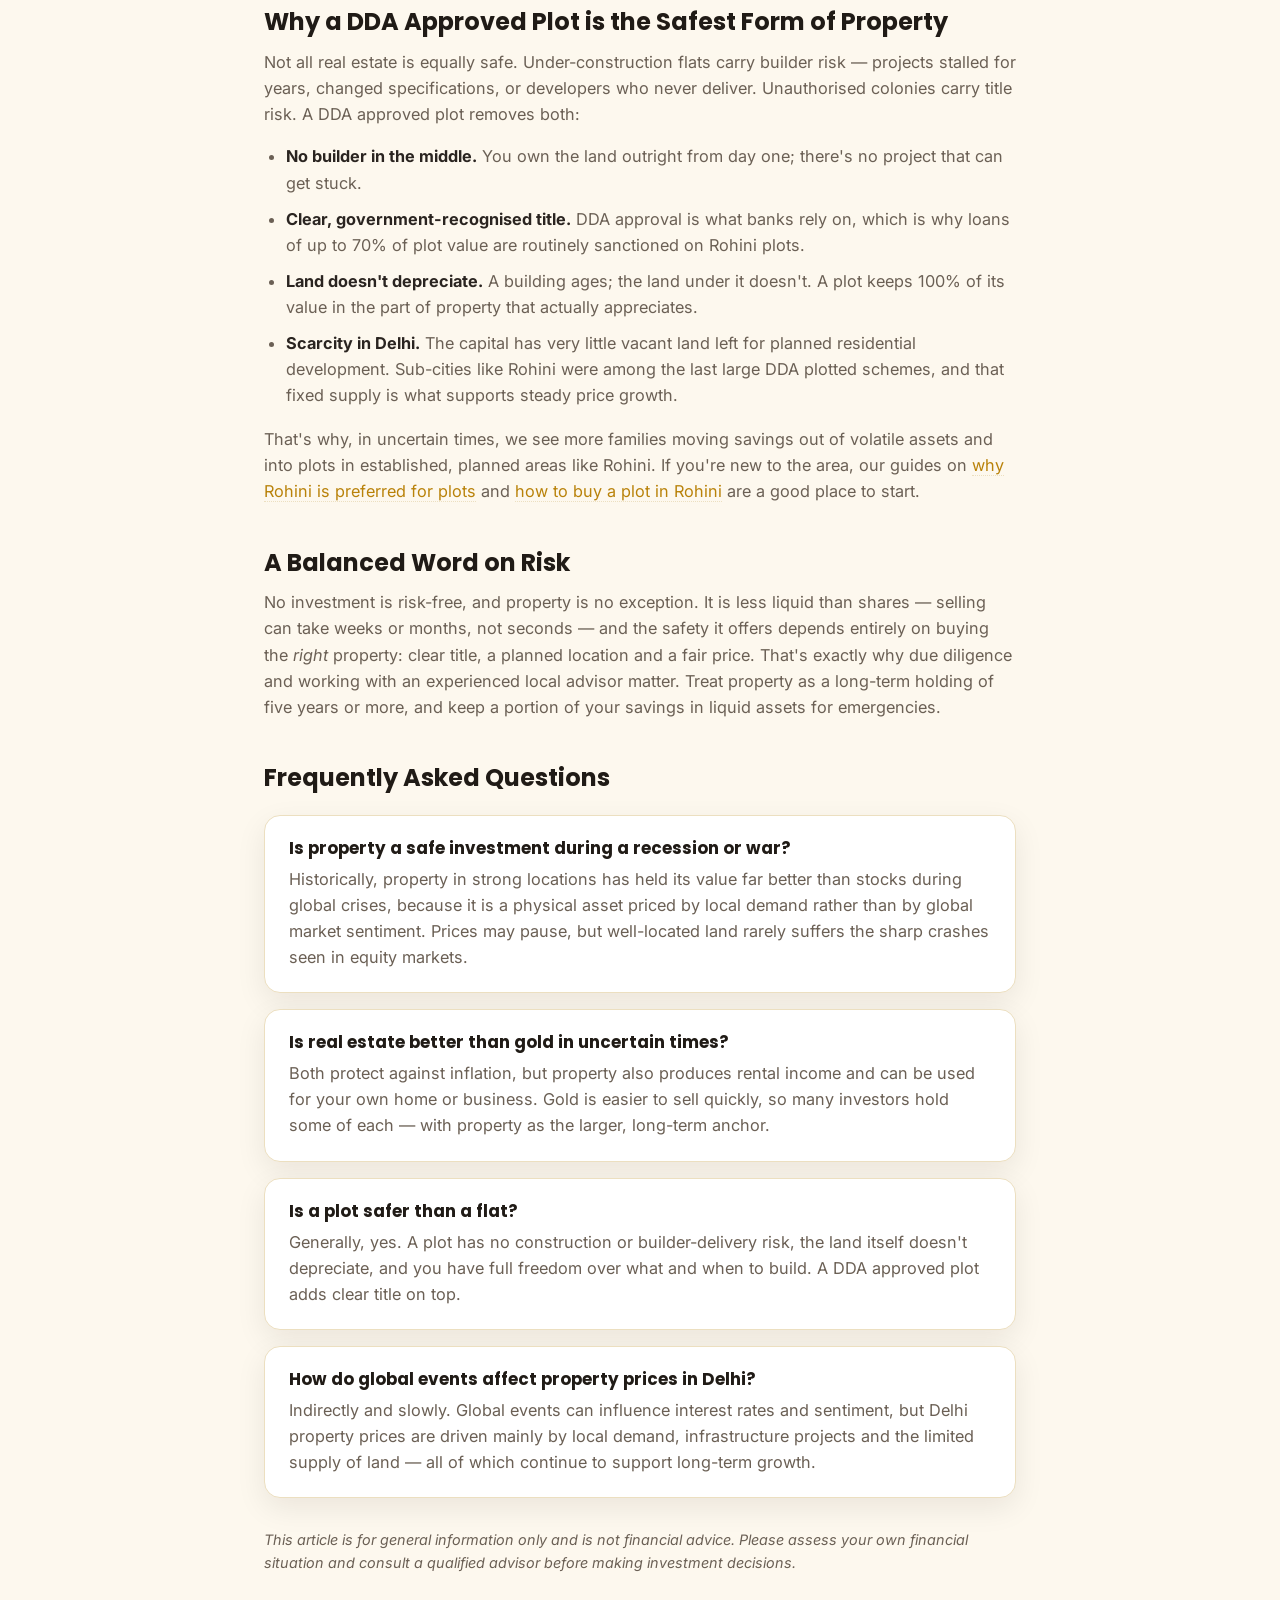
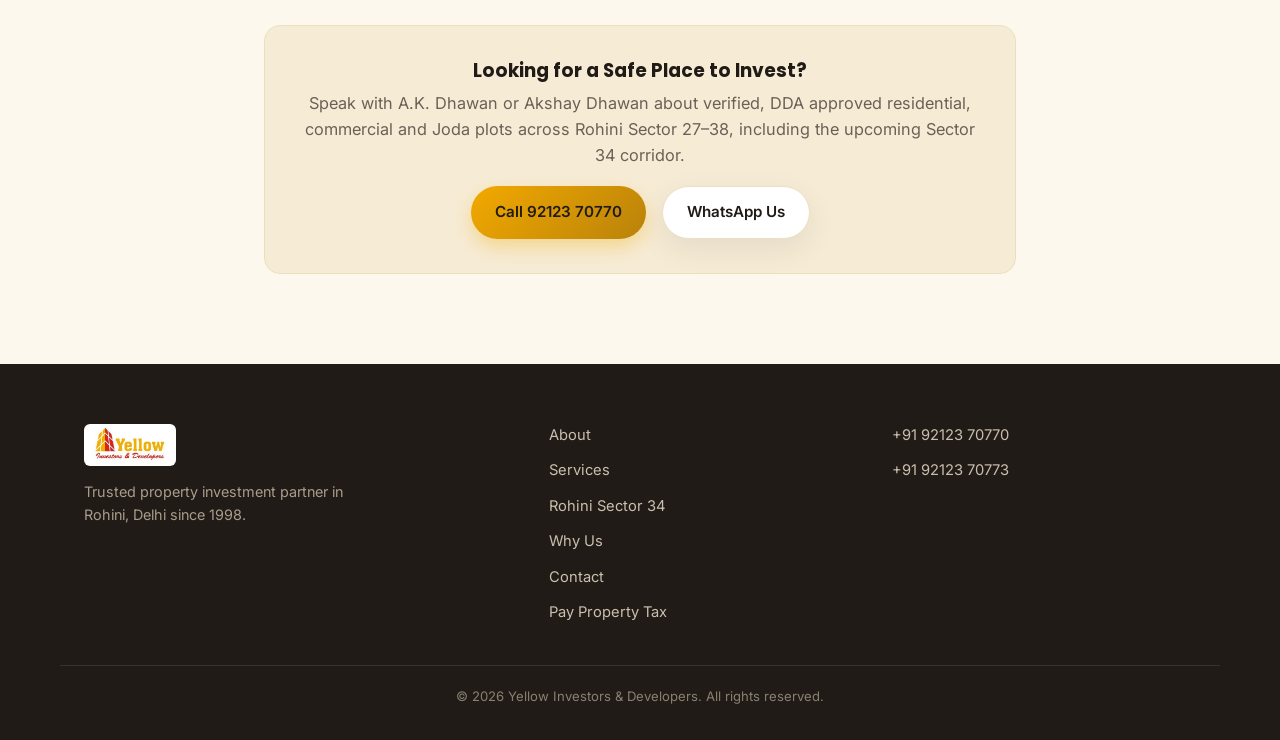
<file: blog/why-property-is-safest-investment.html>
<!DOCTYPE html>
<html lang="en">
<head>
<meta charset="UTF-8">
<meta name="viewport" content="width=device-width, initial-scale=1.0">
<title>Why Property is the Safest Investment in Uncertain Global Times | Yellow Investors & Developers</title>
<meta name="description" content="Wars, trade tariffs, volatile stock markets and a weakening rupee &mdash; here's why land and property in India, and DDA approved plots in Rohini in particular, remain one of the safest places to park your wealth.">
<meta name="keywords" content="is property a safe investment, safest investment in India, real estate vs stocks, property investment during recession, land as hedge against inflation, invest in plot Delhi, Rohini plot investment">
<meta name="author" content="Yellow Investors & Developers">
<meta name="robots" content="index, follow">
<meta name="theme-color" content="#f2a900">
<link rel="canonical" href="https://yellowid.co.in/blog/why-property-is-safest-investment.html">

<!-- Geo / Local business signals -->
<meta name="geo.region" content="IN-DL">
<meta name="geo.placename" content="Rohini, Delhi">
<meta name="geo.position" content="28.770457;77.06931">
<meta name="ICBM" content="28.770457, 77.06931">

<!-- Open Graph -->
<meta property="og:type" content="article">
<meta property="og:site_name" content="Yellow Investors & Developers">
<meta property="og:title" content="Why Property is the Safest Investment in Uncertain Global Times">
<meta property="og:description" content="Wars, trade tariffs, volatile markets and currency swings &mdash; why land and property remain one of the safest places to park your wealth.">
<meta property="og:url" content="https://yellowid.co.in/blog/why-property-is-safest-investment.html">
<meta property="og:image" content="https://yellowid.co.in/assets/images/logo.jpg">
<meta property="og:locale" content="en_IN">

<!-- Twitter Card -->
<meta name="twitter:card" content="summary">
<meta name="twitter:title" content="Why Property is the Safest Investment in Uncertain Global Times">
<meta name="twitter:description" content="Wars, trade tariffs, volatile markets and currency swings &mdash; why land and property remain one of the safest places to park your wealth.">
<meta name="twitter:image" content="https://yellowid.co.in/assets/images/logo.jpg">

<link rel="icon" href="../assets/images/logo.jpg" type="image/jpeg">
<link rel="preconnect" href="https://fonts.googleapis.com">
<link rel="preconnect" href="https://fonts.gstatic.com" crossorigin>
<link href="https://fonts.googleapis.com/css2?family=Poppins:wght@500;600;700;800&family=Inter:wght@400;500;600&display=swap" rel="stylesheet">
<link rel="stylesheet" href="../css/style.css">

<!-- Structured data for search engines & AI answer engines -->
<script type="application/ld+json">
{
  "@context": "https://schema.org",
  "@type": "BlogPosting",
  "headline": "Why Property is the Safest Investment in Uncertain Global Times",
  "description": "Wars, trade tariffs, volatile markets and currency swings &mdash; why land and property remain one of the safest places to park your wealth.",
  "image": "https://yellowid.co.in/assets/images/logo.jpg",
  "author": [
    { "@type": "Person", "name": "A.K. Dhawan" },
    { "@type": "Person", "name": "Akshay Dhawan" }
  ],
  "publisher": {
    "@type": "Organization",
    "name": "Yellow Investors & Developers",
    "logo": { "@type": "ImageObject", "url": "https://yellowid.co.in/assets/images/logo.jpg" }
  },
  "datePublished": "2026-11-02",
  "dateModified": "2026-11-02",
  "mainEntityOfPage": "https://yellowid.co.in/blog/why-property-is-safest-investment.html"
}
</script>
</head>
<body>

<a class="skip-link" href="#main">Skip to content</a>

<header class="site-header" id="site-header">
  <div class="container header-inner">
    <a href="../index.html" class="brand">
      <img src="../assets/images/logo.jpg" alt="Yellow Investors & Developers logo" class="brand-logo">
    </a>

    <nav class="nav" id="nav">
      <ul class="nav-list">
        <li><a href="../index.html#about" class="nav-link">About</a></li>
        <li><a href="../index.html#services" class="nav-link">Services</a></li>
        <li><a href="../index.html#rohini-34" class="nav-link">Rohini Sector 34</a></li>
        <li><a href="../index.html#why-us" class="nav-link">Why Us</a></li>
        <li><a href="../index.html#contact" class="nav-link">Contact</a></li>
      </ul>
    </nav>

    <div class="header-actions">
      <a href="tel:+919212370770" class="btn btn-ghost header-call">
        <svg viewBox="0 0 24 24" class="icon"><path d="M6.6 10.8c1.4 2.8 3.8 5.1 6.6 6.6l2.2-2.2c.3-.3.7-.4 1-.2 1.1.4 2.3.6 3.6.6.6 0 1 .4 1 1V20c0 .6-.4 1-1 1C10.4 21 3 13.6 3 4.5c0-.6.4-1 1-1h3.5c.6 0 1 .4 1 1 0 1.2.2 2.4.6 3.6.1.4 0 .8-.3 1L6.6 10.8Z"/></svg>
        <span>Call Now</span>
      </a>
      <button class="menu-toggle" id="menu-toggle" aria-label="Toggle navigation menu" aria-expanded="false" aria-controls="nav">
        <span></span><span></span><span></span>
      </button>
    </div>
  </div>
</header>

<main id="main">

  <!-- ARTICLE HERO -->
  <section class="section blog-hero" id="top">
    <div class="container">
      <p class="breadcrumb"><a href="../index.html">Home</a> <span>/</span> <a href="./">Blog</a> <span>/</span> Why Property is the Safest Investment</p>
      <p class="eyebrow">Market Insights</p>
      <h1 class="blog-title">Why Property is the Safest Investment in Uncertain Global Times</h1>
      <div class="blog-meta">
        <span>By Yellow Investors &amp; Developers</span>
        <span>&middot;</span>
        <span>Updated 2 Nov 2026</span>
        <span>&middot;</span>
        <span>7 min read</span>
      </div>
      <p class="hero-sub blog-lede">Wars on more than one front, a fresh round of trade tariffs, stock markets that swing on a single headline and a rupee under pressure &mdash; the last few years have tested every kind of investor. Through all of it, one asset class has quietly done what it has always done: held its value and kept growing. Here's why land and property remain one of the safest places to keep your wealth, and why a DDA approved plot in Delhi sits at the very top of that list.</p>
    </div>
  </section>

  <!-- ARTICLE BODY -->
  <section class="section section-tight blog-article">
    <div class="container blog-container">

      <h2>The World Has Become a Riskier Place to Invest</h2>
      <p>For a long stretch after 2008, the global economy ran on cheap money and open trade. That era is over. Today's investor is dealing with a very different backdrop:</p>
      <ul>
        <li><strong>Prolonged conflicts.</strong> The Russia&ndash;Ukraine war and continuing tension in West Asia have repeatedly disrupted energy and food supply chains, sending oil prices &mdash; and with them, inflation &mdash; up and down at short notice.</li>
        <li><strong>Trade wars and tariffs.</strong> Major economies, led by the United States, have turned to tariffs and trade restrictions as policy tools. Export-linked businesses, and the shares that track them, can lose value overnight on a single announcement.</li>
        <li><strong>Sticky inflation and shifting interest rates.</strong> Central banks around the world raised rates sharply to fight inflation and are still finding their footing. Every surprise in rate policy ripples through equity and bond markets.</li>
        <li><strong>Currency pressure.</strong> A strong dollar and foreign fund outflows have periodically weakened the rupee, quietly eroding the value of savings held in cash.</li>
        <li><strong>Central banks buying gold.</strong> Even governments are hedging &mdash; central banks have been adding gold to their reserves at a historically high pace, a clear signal of how uncertain the people running the world's money feel.</li>
      </ul>
      <p>When the people who set interest rates are themselves looking for safety, ordinary families have every reason to ask the same question: <em>where is my money actually safe?</em></p>

      <h2>Why Property Holds Up When Everything Else Wobbles</h2>
      <div class="benefits-grid blog-reasons">
        <div class="benefit">
          <svg viewBox="0 0 24 24"><path d="M3 21h18M5 21V10l7-6 7 6v11M9 21v-6h6v6"/></svg>
          <h4>It's a Real, Physical Asset</h4>
          <p>A share can fall to zero if a company fails. A bank deposit is only a promise. Land is something you can stand on &mdash; it cannot be wiped out by a bad quarter, a market crash or a corporate scandal.</p>
        </div>
        <div class="benefit">
          <svg viewBox="0 0 24 24"><path d="M3 17 9 11l4 4 8-9M21 6h-4v4"/></svg>
          <h4>A Natural Hedge Against Inflation</h4>
          <p>When inflation rises, so do the costs of land, cement, steel and labour. That pushes up the replacement value of property, so real estate tends to rise <em>with</em> inflation instead of being eaten by it, as cash is.</p>
        </div>
        <div class="benefit">
          <svg viewBox="0 0 24 24"><path d="M12 3v18M3 12h18"/><circle cx="12" cy="12" r="9"/></svg>
          <h4>Insulated From Global Headlines</h4>
          <p>Global markets move in seconds on news from Washington, Beijing or the Gulf. Property prices in a Delhi neighbourhood are driven by local demand &mdash; families who need homes &mdash; not by overnight sentiment in New York.</p>
        </div>
        <div class="benefit">
          <svg viewBox="0 0 24 24"><path d="M4 20h16M6 16l4-4 3 3 5-6"/></svg>
          <h4>Low Day-to-Day Volatility</h4>
          <p>Property isn't priced every second on a screen, so there's no panic-selling in a crash. Owners hold through bad patches, which is exactly why long-term real estate returns are steadier than equities.</p>
        </div>
        <div class="benefit">
          <svg viewBox="0 0 24 24"><path d="M12 1v22M17 5H9.5a3.5 3.5 0 0 0 0 7h5a3.5 3.5 0 0 1 0 7H6"/></svg>
          <h4>Earns While It Appreciates</h4>
          <p>Built property generates rental income that typically rises over time, giving you a cash flow alongside capital growth &mdash; something gold, for all its safety, can never offer.</p>
        </div>
        <div class="benefit">
          <svg viewBox="0 0 24 24"><path d="M12 2 4 6v6c0 5 3.5 8.5 8 10 4.5-1.5 8-5 8-10V6l-8-4Z"/></svg>
          <h4>Builds Generational Wealth</h4>
          <p>Land is one of the few assets that passes cleanly from one generation to the next and usually grows in value along the way. For most Indian families, it has been the bedrock of household wealth for decades.</p>
        </div>
      </div>

      <h2>India's Advantage: A Growing Economy in a Slowing World</h2>
      <p>While many developed economies are struggling with slow growth, India has remained one of the fastest-growing major economies in the world. That growth is driven largely by domestic demand &mdash; a young population, rising incomes, rapid urbanisation and record government spending on highways, metros and expressways &mdash; rather than exports alone. It means India's property market is supported by real, home-grown demand that doesn't depend on the next tariff decision abroad.</p>
      <p>Global companies are also diversifying manufacturing and offices away from single-country supply chains, and India is one of the biggest beneficiaries. More jobs in Indian cities means more people who need somewhere to live and work &mdash; the most basic driver of property prices.</p>

      <h2>Property vs Other Investments, Side by Side</h2>
      <div class="table-wrap">
        <table>
          <thead>
            <tr>
              <th>Investment</th>
              <th>Effect of global shocks</th>
              <th>Inflation protection</th>
              <th>Income</th>
            </tr>
          </thead>
          <tbody>
            <tr>
              <td><strong>Stocks</strong></td>
              <td>High &mdash; reacts instantly to wars, tariffs and rate changes</td>
              <td>Good over long periods, volatile in between</td>
              <td>Dividends, not guaranteed</td>
            </tr>
            <tr>
              <td><strong>Fixed Deposits</strong></td>
              <td>Low, but returns can lag inflation</td>
              <td>Weak &mdash; real returns are often near zero after tax</td>
              <td>Fixed interest</td>
            </tr>
            <tr>
              <td><strong>Gold</strong></td>
              <td>Rises in crises, but swings sharply</td>
              <td>Good</td>
              <td>None</td>
            </tr>
            <tr>
              <td><strong>Crypto</strong></td>
              <td>Very high and largely unregulated</td>
              <td>Unproven</td>
              <td>None</td>
            </tr>
            <tr>
              <td><strong>Land &amp; Property</strong></td>
              <td>Low &mdash; priced by local demand</td>
              <td>Strong &mdash; rises with construction and land costs</td>
              <td>Rent, plus long-term appreciation</td>
            </tr>
          </tbody>
        </table>
      </div>

      <h2>Why a DDA Approved Plot is the Safest Form of Property</h2>
      <p>Not all real estate is equally safe. Under-construction flats carry builder risk &mdash; projects stalled for years, changed specifications, or developers who never deliver. Unauthorised colonies carry title risk. A DDA approved plot removes both:</p>
      <ul>
        <li><strong>No builder in the middle.</strong> You own the land outright from day one; there's no project that can get stuck.</li>
        <li><strong>Clear, government-recognised title.</strong> DDA approval is what banks rely on, which is why loans of up to 70% of plot value are routinely sanctioned on Rohini plots.</li>
        <li><strong>Land doesn't depreciate.</strong> A building ages; the land under it doesn't. A plot keeps 100% of its value in the part of property that actually appreciates.</li>
        <li><strong>Scarcity in Delhi.</strong> The capital has very little vacant land left for planned residential development. Sub-cities like Rohini were among the last large DDA plotted schemes, and that fixed supply is what supports steady price growth.</li>
      </ul>
      <p>That's why, in uncertain times, we see more families moving savings out of volatile assets and into plots in established, planned areas like Rohini. If you're new to the area, our guides on <a href="why-rohini-is-preferred-for-plots.html">why Rohini is preferred for plots</a> and <a href="buy-plot-in-rohini.html">how to buy a plot in Rohini</a> are a good place to start.</p>

      <h2>A Balanced Word on Risk</h2>
      <p>No investment is risk-free, and property is no exception. It is less liquid than shares &mdash; selling can take weeks or months, not seconds &mdash; and the safety it offers depends entirely on buying the <em>right</em> property: clear title, a planned location and a fair price. That's exactly why due diligence and working with an experienced local advisor matter. Treat property as a long-term holding of five years or more, and keep a portion of your savings in liquid assets for emergencies.</p>

      <h2>Frequently Asked Questions</h2>
      <div class="faq-list">
        <div class="faq-item">
          <h3>Is property a safe investment during a recession or war?</h3>
          <p>Historically, property in strong locations has held its value far better than stocks during global crises, because it is a physical asset priced by local demand rather than by global market sentiment. Prices may pause, but well-located land rarely suffers the sharp crashes seen in equity markets.</p>
        </div>
        <div class="faq-item">
          <h3>Is real estate better than gold in uncertain times?</h3>
          <p>Both protect against inflation, but property also produces rental income and can be used for your own home or business. Gold is easier to sell quickly, so many investors hold some of each &mdash; with property as the larger, long-term anchor.</p>
        </div>
        <div class="faq-item">
          <h3>Is a plot safer than a flat?</h3>
          <p>Generally, yes. A plot has no construction or builder-delivery risk, the land itself doesn't depreciate, and you have full freedom over what and when to build. A DDA approved plot adds clear title on top.</p>
        </div>
        <div class="faq-item">
          <h3>How do global events affect property prices in Delhi?</h3>
          <p>Indirectly and slowly. Global events can influence interest rates and sentiment, but Delhi property prices are driven mainly by local demand, infrastructure projects and the limited supply of land &mdash; all of which continue to support long-term growth.</p>
        </div>
      </div>

      <p class="blog-disclaimer"><em>This article is for general information only and is not financial advice. Please assess your own financial situation and consult a qualified advisor before making investment decisions.</em></p>

      <div class="blog-cta">
        <h3>Looking for a Safe Place to Invest?</h3>
        <p>Speak with A.K. Dhawan or Akshay Dhawan about verified, DDA approved residential, commercial and Joda plots across Rohini Sector 27&ndash;38, including the upcoming Sector 34 corridor.</p>
        <div class="blog-cta-buttons">
          <a href="tel:+919212370770" class="btn btn-primary">Call 92123 70770</a>
          <a href="https://wa.me/919212370770?text=Hi%2C%20I%20read%20your%20blog%20on%20property%20as%20a%20safe%20investment%20and%20would%20like%20more%20details." class="btn btn-whatsapp" target="_blank" rel="noopener">WhatsApp Us</a>
        </div>
      </div>

    </div>
  </section>

</main>

<footer class="site-footer">
  <div class="container footer-inner">
    <div class="footer-brand">
      <img src="../assets/images/logo.jpg" alt="Yellow Investors & Developers" class="footer-logo">
      <p>Trusted property investment partner in Rohini, Delhi since 1998.</p>
    </div>
    <div class="footer-links">
      <a href="../index.html#about">About</a>
      <a href="../index.html#services">Services</a>
      <a href="../index.html#rohini-34">Rohini Sector 34</a>
      <a href="../index.html#why-us">Why Us</a>
      <a href="../index.html#contact">Contact</a>
      <a href="https://online.ndmc.gov.in/ptis_dues/" target="_blank" rel="noopener">Pay Property Tax</a>
    </div>
    <div class="footer-contact">
      <a href="tel:+919212370770">+91 92123 70770</a>
      <a href="tel:+919212370773">+91 92123 70773</a>
    </div>
  </div>
  <div class="footer-bottom">
    <p>&copy; <span id="year"></span> Yellow Investors &amp; Developers. All rights reserved.</p>
  </div>
</footer>

<a href="#top" class="back-to-top" id="back-to-top" aria-label="Back to top">
  <svg viewBox="0 0 24 24"><path d="M12 5 5 12l1.4 1.4L11 8.8V19h2V8.8l4.6 4.6L19 12z"/></svg>
</a>

<script src="../js/script.js"></script>
</body>
</html>
</file>
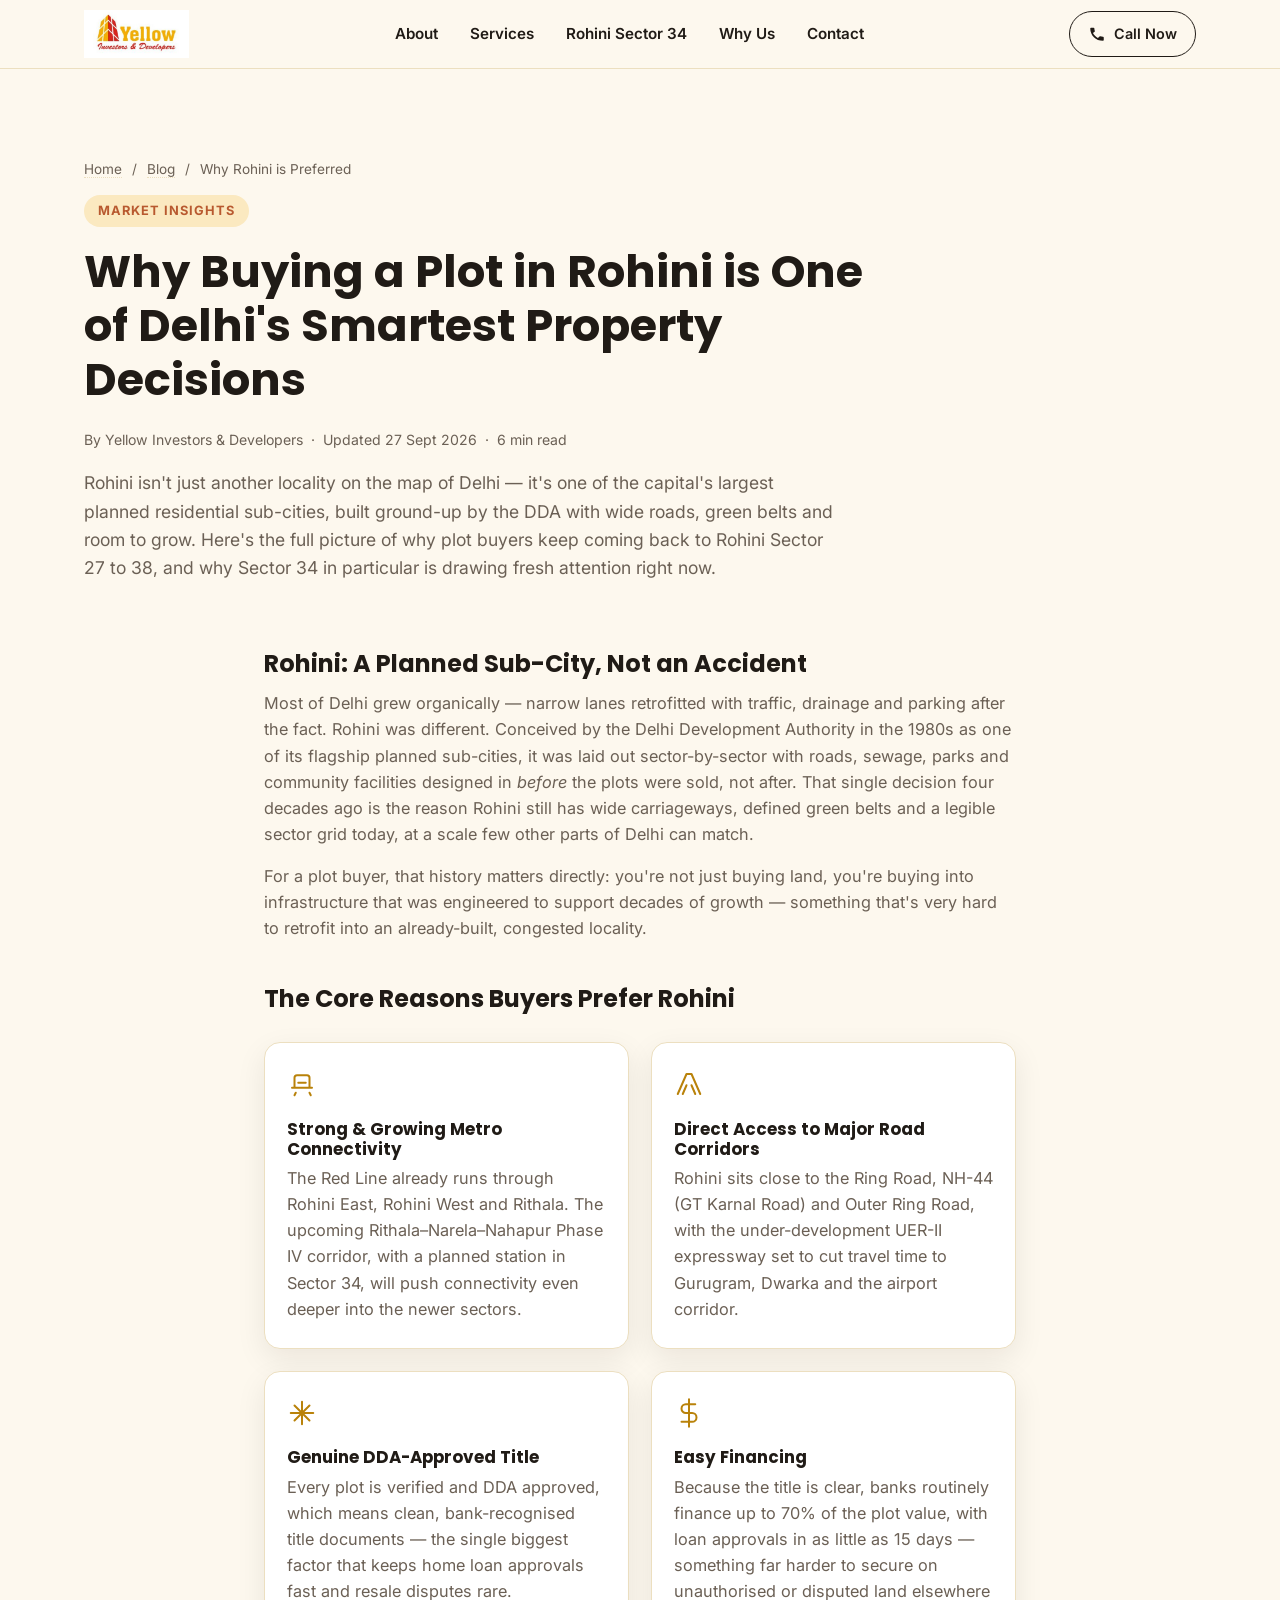
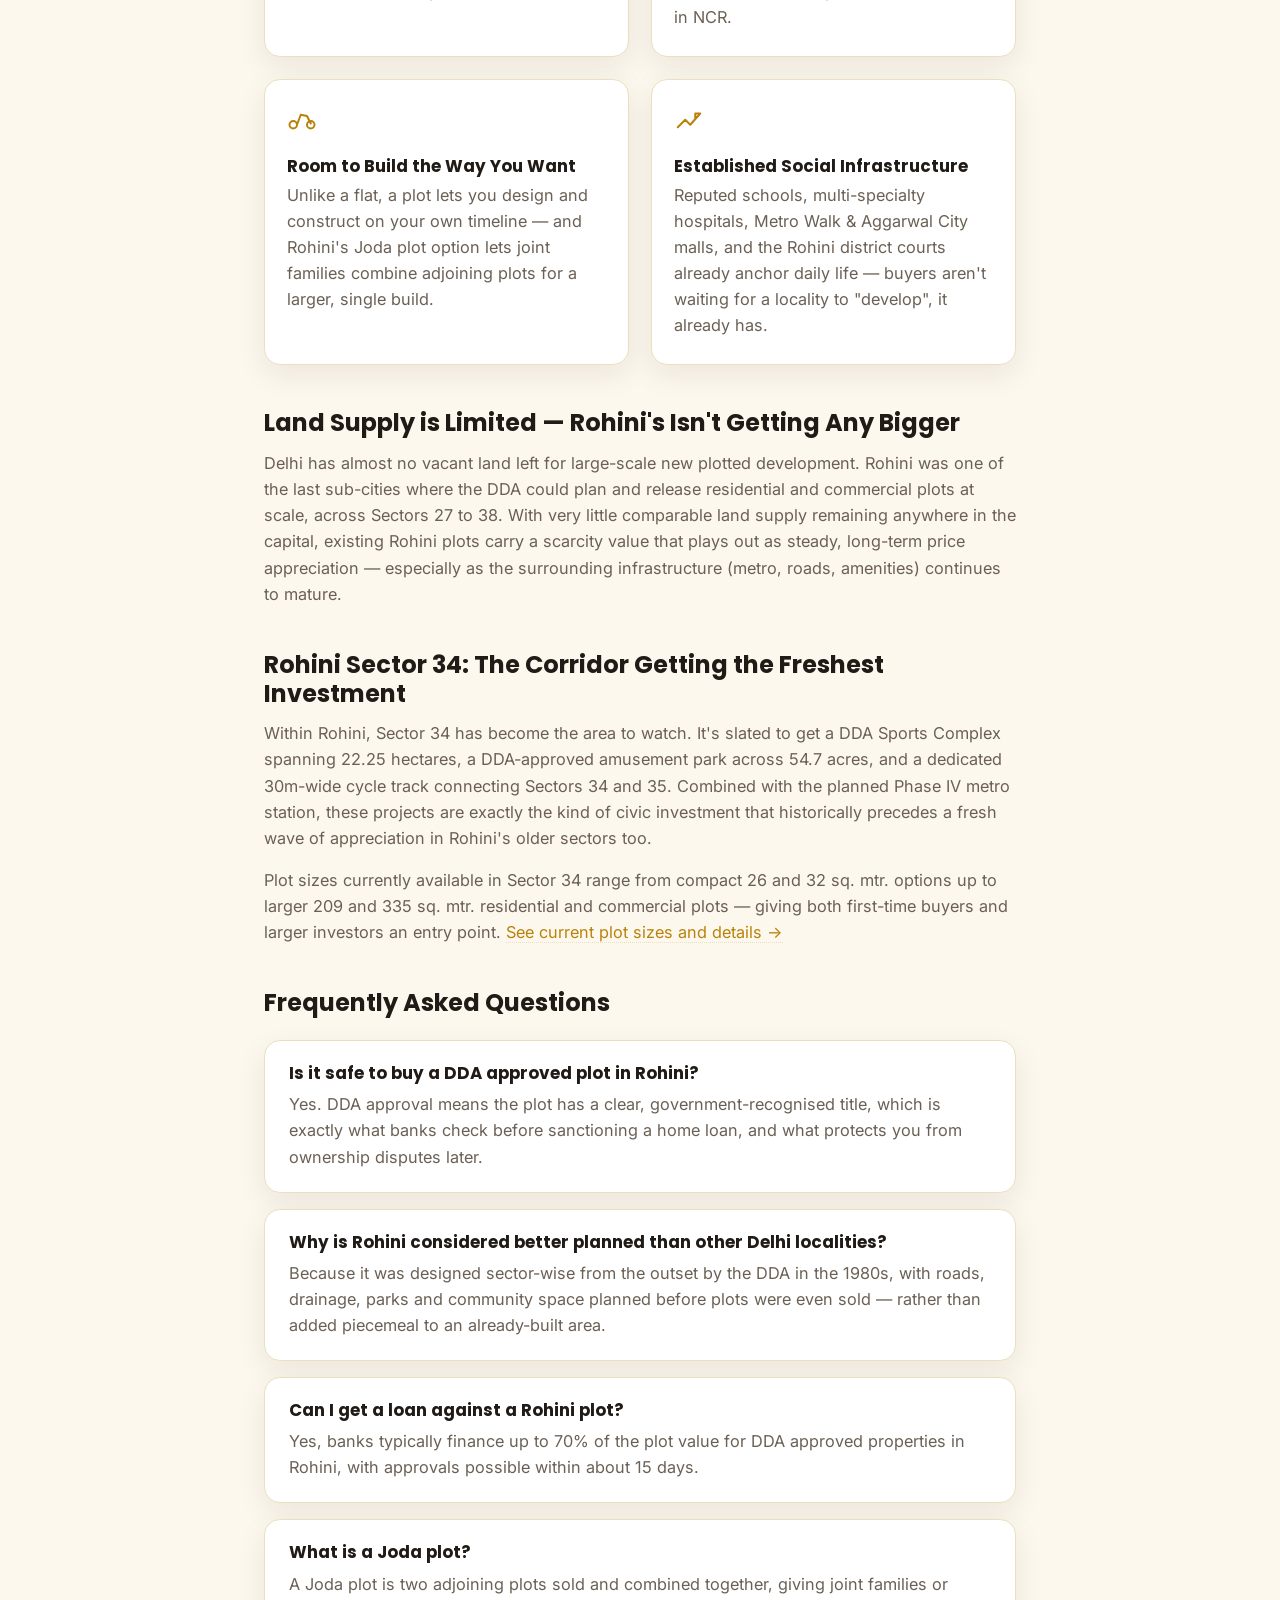
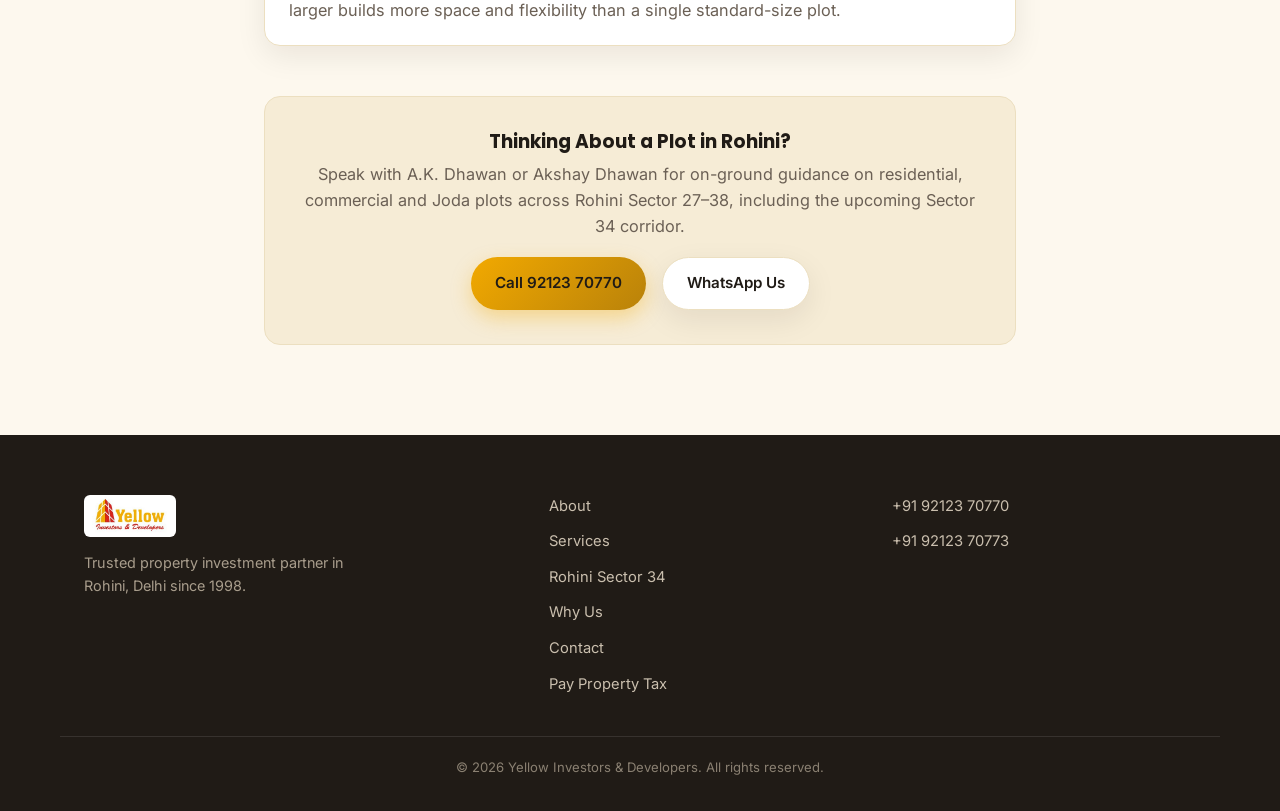
<file: blog/why-rohini-is-preferred-for-plots.html>
<!DOCTYPE html>
<html lang="en">
<head>
<meta charset="UTF-8">
<meta name="viewport" content="width=device-width, initial-scale=1.0">
<title>Why Rohini is Delhi's Most Preferred Area to Buy a Plot | Yellow Investors & Developers</title>
<meta name="description" content="Discover why Rohini, Delhi is one of the most sought-after locations for buying a DDA approved plot &mdash; planned infrastructure, metro connectivity, wide roads, green belts, easy loans and strong appreciation across Sector 27 to 38.">
<meta name="keywords" content="why buy plot in Rohini, Rohini Delhi property investment, DDA plots Rohini popular, best area to buy plot in Delhi, Rohini Sector 34 investment, plotted development Delhi">
<meta name="author" content="Yellow Investors & Developers">
<meta name="robots" content="index, follow">
<meta name="theme-color" content="#f2a900">
<link rel="canonical" href="https://yellowid.co.in/blog/why-rohini-is-preferred-for-plots.html">

<!-- Geo / Local business signals -->
<meta name="geo.region" content="IN-DL">
<meta name="geo.placename" content="Rohini, Delhi">
<meta name="geo.position" content="28.770457;77.06931">
<meta name="ICBM" content="28.770457, 77.06931">

<!-- Open Graph -->
<meta property="og:type" content="article">
<meta property="og:site_name" content="Yellow Investors & Developers">
<meta property="og:title" content="Why Rohini is Delhi's Most Preferred Area to Buy a Plot">
<meta property="og:description" content="Planned infrastructure, metro connectivity, wide roads, green belts, easy loans and strong appreciation &mdash; here's why buyers keep choosing Rohini Sector 27 to 38.">
<meta property="og:url" content="https://yellowid.co.in/blog/why-rohini-is-preferred-for-plots.html">
<meta property="og:image" content="https://yellowid.co.in/assets/images/logo.jpg">
<meta property="og:locale" content="en_IN">

<!-- Twitter Card -->
<meta name="twitter:card" content="summary">
<meta name="twitter:title" content="Why Rohini is Delhi's Most Preferred Area to Buy a Plot">
<meta name="twitter:description" content="Planned infrastructure, metro connectivity, wide roads, green belts, easy loans and strong appreciation &mdash; here's why buyers keep choosing Rohini Sector 27 to 38.">
<meta name="twitter:image" content="https://yellowid.co.in/assets/images/logo.jpg">

<link rel="icon" href="../assets/images/logo.jpg" type="image/jpeg">
<link rel="preconnect" href="https://fonts.googleapis.com">
<link rel="preconnect" href="https://fonts.gstatic.com" crossorigin>
<link href="https://fonts.googleapis.com/css2?family=Poppins:wght@500;600;700;800&family=Inter:wght@400;500;600&display=swap" rel="stylesheet">
<link rel="stylesheet" href="../css/style.css">

<!-- Structured data for search engines & AI answer engines -->
<script type="application/ld+json">
{
  "@context": "https://schema.org",
  "@type": "BlogPosting",
  "headline": "Why Rohini is Delhi's Most Preferred Area to Buy a Plot",
  "description": "Planned infrastructure, metro connectivity, wide roads, green belts, easy loans and strong appreciation &mdash; here's why buyers keep choosing Rohini Sector 27 to 38.",
  "image": "https://yellowid.co.in/assets/images/logo.jpg",
  "author": [
    { "@type": "Person", "name": "A.K. Dhawan" },
    { "@type": "Person", "name": "Akshay Dhawan" }
  ],
  "publisher": {
    "@type": "Organization",
    "name": "Yellow Investors & Developers",
    "logo": { "@type": "ImageObject", "url": "https://yellowid.co.in/assets/images/logo.jpg" }
  },
  "datePublished": "2026-09-27",
  "dateModified": "2026-09-27",
  "mainEntityOfPage": "https://yellowid.co.in/blog/why-rohini-is-preferred-for-plots.html"
}
</script>
</head>
<body>

<a class="skip-link" href="#main">Skip to content</a>

<header class="site-header" id="site-header">
  <div class="container header-inner">
    <a href="../index.html" class="brand">
      <img src="../assets/images/logo.jpg" alt="Yellow Investors & Developers logo" class="brand-logo">
    </a>

    <nav class="nav" id="nav">
      <ul class="nav-list">
        <li><a href="../index.html#about" class="nav-link">About</a></li>
        <li><a href="../index.html#services" class="nav-link">Services</a></li>
        <li><a href="../index.html#rohini-34" class="nav-link">Rohini Sector 34</a></li>
        <li><a href="../index.html#why-us" class="nav-link">Why Us</a></li>
        <li><a href="../index.html#contact" class="nav-link">Contact</a></li>
      </ul>
    </nav>

    <div class="header-actions">
      <a href="tel:+919212370770" class="btn btn-ghost header-call">
        <svg viewBox="0 0 24 24" class="icon"><path d="M6.6 10.8c1.4 2.8 3.8 5.1 6.6 6.6l2.2-2.2c.3-.3.7-.4 1-.2 1.1.4 2.3.6 3.6.6.6 0 1 .4 1 1V20c0 .6-.4 1-1 1C10.4 21 3 13.6 3 4.5c0-.6.4-1 1-1h3.5c.6 0 1 .4 1 1 0 1.2.2 2.4.6 3.6.1.4 0 .8-.3 1L6.6 10.8Z"/></svg>
        <span>Call Now</span>
      </a>
      <button class="menu-toggle" id="menu-toggle" aria-label="Toggle navigation menu" aria-expanded="false" aria-controls="nav">
        <span></span><span></span><span></span>
      </button>
    </div>
  </div>
</header>

<main id="main">

  <!-- ARTICLE HERO -->
  <section class="section blog-hero" id="top">
    <div class="container">
      <p class="breadcrumb"><a href="../index.html">Home</a> <span>/</span> <a href="./">Blog</a> <span>/</span> Why Rohini is Preferred</p>
      <p class="eyebrow">Market Insights</p>
      <h1 class="blog-title">Why Buying a Plot in Rohini is One of Delhi's Smartest Property Decisions</h1>
      <div class="blog-meta">
        <span>By Yellow Investors &amp; Developers</span>
        <span>&middot;</span>
        <span>Updated 27 Sept 2026</span>
        <span>&middot;</span>
        <span>6 min read</span>
      </div>
      <p class="hero-sub blog-lede">Rohini isn't just another locality on the map of Delhi &mdash; it's one of the capital's largest planned residential sub-cities, built ground-up by the DDA with wide roads, green belts and room to grow. Here's the full picture of why plot buyers keep coming back to Rohini Sector 27 to 38, and why Sector 34 in particular is drawing fresh attention right now.</p>
    </div>
  </section>

  <!-- ARTICLE BODY -->
  <section class="section section-tight blog-article">
    <div class="container blog-container">

      <h2>Rohini: A Planned Sub-City, Not an Accident</h2>
      <p>Most of Delhi grew organically &mdash; narrow lanes retrofitted with traffic, drainage and parking after the fact. Rohini was different. Conceived by the Delhi Development Authority in the 1980s as one of its flagship planned sub-cities, it was laid out sector-by-sector with roads, sewage, parks and community facilities designed in <em>before</em> the plots were sold, not after. That single decision four decades ago is the reason Rohini still has wide carriageways, defined green belts and a legible sector grid today, at a scale few other parts of Delhi can match.</p>
      <p>For a plot buyer, that history matters directly: you're not just buying land, you're buying into infrastructure that was engineered to support decades of growth &mdash; something that's very hard to retrofit into an already-built, congested locality.</p>

      <h2>The Core Reasons Buyers Prefer Rohini</h2>
      <div class="benefits-grid blog-reasons">
        <div class="benefit">
          <svg viewBox="0 0 24 24"><path d="M4 15h16M6 15V7a2 2 0 0 1 2-2h8a2 2 0 0 1 2 2v8M7 19l-1 2M18 19l1 2M9 11h6"/></svg>
          <h4>Strong &amp; Growing Metro Connectivity</h4>
          <p>The Red Line already runs through Rohini East, Rohini West and Rithala. The upcoming Rithala&ndash;Narela&ndash;Nahapur Phase IV corridor, with a planned station in Sector 34, will push connectivity even deeper into the newer sectors.</p>
        </div>
        <div class="benefit">
          <svg viewBox="0 0 24 24"><path d="M3 20 10 4h4l7 16M7 20l3-7M17 20l-3-7"/></svg>
          <h4>Direct Access to Major Road Corridors</h4>
          <p>Rohini sits close to the Ring Road, NH-44 (GT Karnal Road) and Outer Ring Road, with the under-development UER-II expressway set to cut travel time to Gurugram, Dwarka and the airport corridor.</p>
        </div>
        <div class="benefit">
          <svg viewBox="0 0 24 24"><path d="M12 3v18M3 12h18M6 6l12 12M18 6 6 18"/></svg>
          <h4>Genuine DDA-Approved Title</h4>
          <p>Every plot is verified and DDA approved, which means clean, bank-recognised title documents &mdash; the single biggest factor that keeps home loan approvals fast and resale disputes rare.</p>
        </div>
        <div class="benefit">
          <svg viewBox="0 0 24 24"><path d="M12 1v22M17 5H9.5a3.5 3.5 0 0 0 0 7h5a3.5 3.5 0 0 1 0 7H6"/></svg>
          <h4>Easy Financing</h4>
          <p>Because the title is clear, banks routinely finance up to 70% of the plot value, with loan approvals in as little as 15 days &mdash; something far harder to secure on unauthorised or disputed land elsewhere in NCR.</p>
        </div>
        <div class="benefit">
          <svg viewBox="0 0 24 24"><path d="M5 18a3 3 0 1 0 0-6 3 3 0 0 0 0 6ZM19 18a3 3 0 1 0 0-6 3 3 0 0 0 0 6ZM8 15l3-8 5 1 3 6"/></svg>
          <h4>Room to Build the Way You Want</h4>
          <p>Unlike a flat, a plot lets you design and construct on your own timeline &mdash; and Rohini's Joda plot option lets joint families combine adjoining plots for a larger, single build.</p>
        </div>
        <div class="benefit">
          <svg viewBox="0 0 24 24"><path d="M3 17 9 11l4 4 8-9M21 6h-4v4"/></svg>
          <h4>Established Social Infrastructure</h4>
          <p>Reputed schools, multi-specialty hospitals, Metro Walk &amp; Aggarwal City malls, and the Rohini district courts already anchor daily life &mdash; buyers aren't waiting for a locality to "develop", it already has.</p>
        </div>
      </div>

      <h2>Land Supply is Limited &mdash; Rohini's Isn't Getting Any Bigger</h2>
      <p>Delhi has almost no vacant land left for large-scale new plotted development. Rohini was one of the last sub-cities where the DDA could plan and release residential and commercial plots at scale, across Sectors 27 to 38. With very little comparable land supply remaining anywhere in the capital, existing Rohini plots carry a scarcity value that plays out as steady, long-term price appreciation &mdash; especially as the surrounding infrastructure (metro, roads, amenities) continues to mature.</p>

      <h2>Rohini Sector 34: The Corridor Getting the Freshest Investment</h2>
      <p>Within Rohini, Sector 34 has become the area to watch. It's slated to get a DDA Sports Complex spanning 22.25 hectares, a DDA-approved amusement park across 54.7 acres, and a dedicated 30m-wide cycle track connecting Sectors 34 and 35. Combined with the planned Phase IV metro station, these projects are exactly the kind of civic investment that historically precedes a fresh wave of appreciation in Rohini's older sectors too.</p>
      <p>Plot sizes currently available in Sector 34 range from compact 26 and 32 sq. mtr. options up to larger 209 and 335 sq. mtr. residential and commercial plots &mdash; giving both first-time buyers and larger investors an entry point. <a href="../index.html#rohini-34">See current plot sizes and details &rarr;</a></p>

      <h2>Frequently Asked Questions</h2>
      <div class="faq-list">
        <div class="faq-item">
          <h3>Is it safe to buy a DDA approved plot in Rohini?</h3>
          <p>Yes. DDA approval means the plot has a clear, government-recognised title, which is exactly what banks check before sanctioning a home loan, and what protects you from ownership disputes later.</p>
        </div>
        <div class="faq-item">
          <h3>Why is Rohini considered better planned than other Delhi localities?</h3>
          <p>Because it was designed sector-wise from the outset by the DDA in the 1980s, with roads, drainage, parks and community space planned before plots were even sold &mdash; rather than added piecemeal to an already-built area.</p>
        </div>
        <div class="faq-item">
          <h3>Can I get a loan against a Rohini plot?</h3>
          <p>Yes, banks typically finance up to 70% of the plot value for DDA approved properties in Rohini, with approvals possible within about 15 days.</p>
        </div>
        <div class="faq-item">
          <h3>What is a Joda plot?</h3>
          <p>A Joda plot is two adjoining plots sold and combined together, giving joint families or larger builds more space and flexibility than a single standard-size plot.</p>
        </div>
      </div>

      <div class="blog-cta">
        <h3>Thinking About a Plot in Rohini?</h3>
        <p>Speak with A.K. Dhawan or Akshay Dhawan for on-ground guidance on residential, commercial and Joda plots across Rohini Sector 27&ndash;38, including the upcoming Sector 34 corridor.</p>
        <div class="blog-cta-buttons">
          <a href="tel:+919212370770" class="btn btn-primary">Call 92123 70770</a>
          <a href="https://wa.me/919212370770?text=Hi%2C%20I%20read%20your%20blog%20on%20Rohini%20plots%20and%20would%20like%20more%20details." class="btn btn-whatsapp" target="_blank" rel="noopener">WhatsApp Us</a>
        </div>
      </div>

    </div>
  </section>

</main>

<footer class="site-footer">
  <div class="container footer-inner">
    <div class="footer-brand">
      <img src="../assets/images/logo.jpg" alt="Yellow Investors & Developers" class="footer-logo">
      <p>Trusted property investment partner in Rohini, Delhi since 1998.</p>
    </div>
    <div class="footer-links">
      <a href="../index.html#about">About</a>
      <a href="../index.html#services">Services</a>
      <a href="../index.html#rohini-34">Rohini Sector 34</a>
      <a href="../index.html#why-us">Why Us</a>
      <a href="../index.html#contact">Contact</a>
      <a href="https://online.ndmc.gov.in/ptis_dues/" target="_blank" rel="noopener">Pay Property Tax</a>
    </div>
    <div class="footer-contact">
      <a href="tel:+919212370770">+91 92123 70770</a>
      <a href="tel:+919212370773">+91 92123 70773</a>
    </div>
  </div>
  <div class="footer-bottom">
    <p>&copy; <span id="year"></span> Yellow Investors &amp; Developers. All rights reserved.</p>
  </div>
</footer>

<a href="#top" class="back-to-top" id="back-to-top" aria-label="Back to top">
  <svg viewBox="0 0 24 24"><path d="M12 5 5 12l1.4 1.4L11 8.8V19h2V8.8l4.6 4.6L19 12z"/></svg>
</a>

<script src="../js/script.js"></script>
</body>
</html>
</file>
<file: css/style.css>
/* ===== Design Tokens ===== */
:root {
  --gold: #f2a900;
  --gold-light: #fbe9c0;
  --gold-dark: #b9820a;
  --red: #b8592f;
  --red-dark: #92431f;
  --ink: #2a2420;
  --ink-dark: #201b16;
  --ink-soft: #6b6055;
  --cream: #fdf8ee;
  --cream-alt: #f6ecd6;
  --border: #ecdfc0;
  --radius: 16px;
  --shadow: 0 10px 30px rgba(20, 15, 5, 0.08);
  --shadow-lg: 0 20px 50px rgba(20, 15, 5, 0.14);
  --container: 1160px;
  --font-head: "Poppins", sans-serif;
  --font-body: "Inter", sans-serif;
}

* { box-sizing: border-box; }
html { scroll-behavior: smooth; }
body {
  margin: 0;
  font-family: var(--font-body);
  color: var(--ink);
  background: var(--cream);
  line-height: 1.6;
  -webkit-font-smoothing: antialiased;
}
h1, h2, h3, h4 { font-family: var(--font-head); margin: 0 0 .5em; color: var(--ink-dark); line-height: 1.2; }
p { margin: 0 0 1em; }
a { color: inherit; text-decoration: none; }
img { max-width: 100%; display: block; }
ul { list-style: none; margin: 0; padding: 0; }
svg { fill: currentColor; }

.container {
  max-width: var(--container);
  margin: 0 auto;
  padding: 0 24px;
}

.skip-link {
  position: absolute;
  left: 10px;
  top: 0;
  transform: translateY(-120%);
  background: var(--ink-dark);
  color: #fff;
  padding: 10px 16px;
  z-index: 200;
  transition: transform .15s ease;
}
.skip-link:focus { transform: translateY(10px); }

.icon { width: 18px; height: 18px; }
.icon-lg { width: 30px; height: 30px; flex-shrink: 0; color: var(--red); }

/* ===== Buttons ===== */
.btn {
  display: inline-flex;
  align-items: center;
  gap: 8px;
  padding: 13px 24px;
  border-radius: 999px;
  font-weight: 600;
  font-size: .95rem;
  transition: transform .15s ease, box-shadow .15s ease, background .15s ease;
  white-space: nowrap;
}
.btn:hover { transform: translateY(-2px); }
.btn-primary { background: linear-gradient(135deg, var(--gold), var(--gold-dark)); color: var(--ink-dark); box-shadow: 0 8px 20px rgba(242, 169, 0, .35); }
.btn-primary:hover { box-shadow: 0 12px 26px rgba(242, 169, 0, .45); }
.btn-whatsapp { background: #fff; color: var(--ink-dark); border: 1.5px solid var(--border); box-shadow: var(--shadow); }
.btn-whatsapp:hover { border-color: var(--gold); box-shadow: var(--shadow-lg); }
.btn-ghost { background: transparent; border: 1.5px solid var(--ink-dark); color: var(--ink-dark); }
.btn-ghost:hover { background: var(--ink-dark); color: #fff; }

/* ===== Header ===== */
.site-header {
  position: sticky;
  top: 0;
  z-index: 100;
  background: rgba(253, 248, 238, .92);
  backdrop-filter: blur(8px);
  border-bottom: 1px solid var(--border);
  transition: box-shadow .2s ease;
}
.site-header.scrolled { box-shadow: 0 4px 20px rgba(0,0,0,.06); }
.header-inner {
  display: flex;
  align-items: center;
  justify-content: space-between;
  padding-top: 10px;
  padding-bottom: 10px;
}
.brand-logo { height: 48px; width: auto; }
.nav-list {
  display: flex;
  gap: 32px;
}
.nav-link {
  font-weight: 600;
  font-size: .95rem;
  color: var(--ink-dark);
  position: relative;
  padding: 6px 0;
}
.nav-link::after {
  content: "";
  position: absolute;
  left: 0; bottom: 0;
  width: 0; height: 2px;
  background: var(--gold);
  transition: width .2s ease;
}
.nav-link:hover::after, .nav-link.active::after { width: 100%; }
.header-actions { display: flex; align-items: center; gap: 14px; }
.header-call { padding: 10px 18px; font-size: .9rem; }
.menu-toggle {
  display: none;
  flex-direction: column;
  justify-content: center;
  gap: 5px;
  align-items: center;
  width: 40px; height: 40px;
  padding: 0;
  background: none; border: none; cursor: pointer;
  -webkit-appearance: none;
  appearance: none;
  color: var(--ink-dark);
}
.menu-toggle span { display: block; width: 24px; height: 2.5px; flex-shrink: 0; background: var(--ink-dark); border-radius: 2px; transition: transform .2s ease, opacity .2s ease; }

/* ===== Hero ===== */
.hero {
  position: relative;
  overflow: hidden;
  padding: 48px 0 40px;
  background: linear-gradient(135deg, #fffaf0 0%, var(--cream) 45%, var(--gold-light) 100%);
  background-size: 200% 200%;
  animation: heroGradient 16s ease-in-out infinite;
}
.hero-glow {
  position: absolute;
  top: -180px; right: -120px;
  width: 520px; height: 520px;
  border-radius: 50%;
  background: radial-gradient(circle, rgba(242,169,0,.20) 0%, rgba(242,169,0,0) 70%);
  pointer-events: none;
  animation: glowPulse 7s ease-in-out infinite;
}
.hero-bg {
  position: absolute;
  inset: 0 0 0 auto;
  width: 46%;
  min-width: 340px;
  opacity: .18;
  pointer-events: none;
  -webkit-mask-image: linear-gradient(to left, black 55%, transparent 100%);
  mask-image: linear-gradient(to left, black 55%, transparent 100%);
}
.skyline { width: 100%; height: 100%; }

/* completed buildings: gentle construction "settle" breathing, staggered across the skyline */
.building {
  transform-box: fill-box;
  transform-origin: bottom;
  animation: buildingRise 6s ease-in-out infinite;
}

/* the active development: tower rises more visibly, scaffolding flickers */
.building-rising {
  transform-box: fill-box;
  transform-origin: bottom;
  animation: towerRise 6s ease-in-out infinite;
}
.scaffold { animation: scaffoldFlicker 1.4s steps(2, end) infinite; }

/* crane: boom swings on the mast, hook/light blink like active machinery */
.crane-boom {
  transform-box: fill-box;
  transform-origin: 0px 0px;
  animation: craneSwing 7s ease-in-out infinite;
}
.crane-light { animation: craneLight 1s steps(2, end) infinite; }
.crane-trolley {
  transform-box: fill-box;
  animation: trolleyMove 7s ease-in-out infinite;
}

/* investment growth line: draws itself upward across the skyline, then resets */
.growth-line {
  stroke-dasharray: 1;
  stroke-dashoffset: 1;
  filter: drop-shadow(0 0 3px rgba(242,169,0,.6));
  animation: growthDraw 6s cubic-bezier(.4,0,.2,1) infinite;
}
@keyframes heroGradient {
  0%, 100% { background-position: 0% 50%; }
  50% { background-position: 100% 50%; }
}
@keyframes glowPulse {
  0%, 100% { transform: scale(1) translateY(0); opacity: 1; }
  50% { transform: scale(1.12) translateY(20px); opacity: .7; }
}
@keyframes buildingRise {
  0%, 100% { transform: scaleY(1) translateY(0); }
  50% { transform: scaleY(1.035) translateY(-4px); }
}
@keyframes towerRise {
  0%, 20% { transform: scaleY(.9) translateY(10px); opacity: .85; }
  55%, 85% { transform: scaleY(1) translateY(0); opacity: 1; }
  100% { transform: scaleY(.9) translateY(10px); opacity: .85; }
}
@keyframes scaffoldFlicker {
  0%, 100% { opacity: .9; }
  50% { opacity: .35; }
}
@keyframes craneSwing {
  0%, 100% { transform: rotate(-6deg); }
  50% { transform: rotate(6deg); }
}
@keyframes craneLight {
  0%, 100% { opacity: 1; }
  50% { opacity: .25; }
}
@keyframes trolleyMove {
  0%, 100% { transform: translateX(0); }
  50% { transform: translateX(-38px); }
}
@keyframes growthDraw {
  0%, 15% { stroke-dashoffset: 1; opacity: 0; }
  20% { opacity: 1; }
  70% { stroke-dashoffset: 0; opacity: 1; }
  85%, 100% { stroke-dashoffset: 0; opacity: 0; }
}
@media (prefers-reduced-motion: reduce) {
  .hero,
  .hero-glow,
  .building,
  .building-rising,
  .scaffold,
  .crane-boom,
  .crane-light,
  .crane-trolley,
  .growth-line {
    animation: none !important;
  }
  .growth-line { stroke-dashoffset: 0; opacity: .5; }
}
.hero-inner { position: relative; z-index: 1; }
.hero-content { max-width: 700px; }
.eyebrow {
  display: inline-block;
  font-weight: 700;
  font-size: .8rem;
  letter-spacing: .08em;
  text-transform: uppercase;
  color: var(--red);
  background: var(--gold-light);
  padding: 6px 14px;
  border-radius: 999px;
  margin-bottom: 18px;
}
.hero h1 {
  font-size: clamp(2.1rem, 5vw, 3.4rem);
  font-weight: 800;
}
.hero h1 span { color: var(--red); }
.hero-sub {
  font-size: 1.1rem;
  color: var(--ink-soft);
  max-width: 620px;
}
.hero-cta { display: flex; flex-wrap: wrap; gap: 16px; margin: 24px 0 28px; }
.hero-stats {
  display: flex;
  gap: 40px;
  flex-wrap: wrap;
  border-top: 1px solid var(--border);
  padding-top: 22px;
}
.stat { position: relative; padding-left: 18px; }
.stat::before {
  content: "";
  position: absolute; left: 0; top: 6px;
  width: 8px; height: 8px;
  border-radius: 50%;
  background: var(--gold);
}
.stat strong { display: block; font-family: var(--font-head); font-size: 1.8rem; color: var(--ink-dark); font-weight: 800; }
.stat span { font-size: .85rem; color: var(--ink-soft); }

/* ===== Section base ===== */
.section { padding: 90px 0; }
.section-alt { background: var(--cream-alt); }
.section-tight-bottom { padding-bottom: 30px; }
.section-tight { padding-top: 30px; }
.section-head { max-width: 680px; margin: 0 auto 50px; text-align: center; }
.section-head h2 { font-size: clamp(1.7rem, 3.5vw, 2.4rem); }
.section-sub { color: var(--ink-soft); font-size: 1.05rem; }

/* ===== About ===== */
.about-grid { display: grid; grid-template-columns: .8fr 1.2fr; gap: 60px; align-items: center; }
.about-card {
  background: #fff;
  border-radius: var(--radius);
  box-shadow: var(--shadow-lg);
  padding: 40px 30px;
  text-align: center;
  border: 1px solid var(--border);
}
.about-logo { margin: 0 auto 18px; max-width: 220px; }
.about-est { font-weight: 600; color: var(--ink-soft); font-size: .9rem; margin: 0; }
.about-content h2 { font-size: clamp(1.6rem, 3vw, 2.2rem); }
.about-points { display: grid; gap: 20px; margin-top: 28px; }
.point { display: flex; gap: 16px; align-items: flex-start; }
.point strong { display: block; color: var(--ink-dark); margin-bottom: 4px; }
.point p { margin: 0; color: var(--ink-soft); font-size: .95rem; }

/* ===== Services ===== */
.services-grid {
  display: grid;
  grid-template-columns: repeat(3, 1fr);
  gap: 26px;
}
.service-card {
  background: #fff;
  border: 1px solid var(--border);
  border-radius: var(--radius);
  padding: 32px 26px;
  box-shadow: var(--shadow);
  transition: transform .2s ease, box-shadow .2s ease;
}
.service-card:hover { transform: translateY(-6px); box-shadow: var(--shadow-lg); }
.service-icon {
  width: 54px; height: 54px;
  border-radius: 14px;
  background: linear-gradient(135deg, var(--gold), var(--gold-dark));
  display: flex; align-items: center; justify-content: center;
  margin-bottom: 18px;
}
.service-icon svg { width: 28px; height: 28px; fill: none; stroke: #fff; stroke-width: 1.8; stroke-linecap: round; stroke-linejoin: round; }
.service-card h3 { font-size: 1.15rem; }
.service-card p { color: var(--ink-soft); font-size: .95rem; margin: 0; }

/* ===== Spotlight (Rohini Sector 34) ===== */
.spotlight {
  background: var(--cream-alt);
  border-top: 1px solid var(--border);
  border-bottom: 1px solid var(--border);
  padding: 90px 0;
}
.spotlight-head { max-width: 720px; margin: 0 auto 50px; text-align: center; }
.spotlight-head h2 { font-size: clamp(1.7rem, 3.5vw, 2.3rem); }
.spotlight-sub { color: var(--ink-soft); }

.benefits-grid {
  display: grid;
  grid-template-columns: repeat(3, 1fr);
  gap: 22px;
  margin-bottom: 60px;
}
.benefit {
  background: #fff;
  border: 1px solid var(--border);
  border-radius: var(--radius);
  padding: 26px 22px;
  box-shadow: var(--shadow);
}
.benefit svg { width: 30px; height: 30px; fill: none; stroke: var(--gold-dark); stroke-width: 1.6; stroke-linecap: round; stroke-linejoin: round; margin-bottom: 12px; }
.benefit h4 { color: var(--ink-dark); font-size: 1.05rem; margin-bottom: 6px; }
.benefit p { color: var(--ink-soft); font-size: .9rem; margin: 0; }

.price-table-wrap {
  background: #fff;
  color: var(--ink);
  border-radius: 20px;
  padding: 40px;
  box-shadow: var(--shadow-lg);
  border: 1px solid var(--border);
}
.price-title { text-align: center; margin-bottom: 8px; color: var(--ink-dark); }
.price-note { text-align: center; color: var(--ink-soft); font-size: .9rem; font-style: italic; margin-bottom: 28px; }
.size-grid {
  display: grid;
  grid-template-columns: repeat(5, 1fr);
  gap: 14px;
  margin-bottom: 30px;
}
.size-chip {
  text-align: center;
  background: var(--gold-light);
  border: 1px solid var(--border);
  border-radius: 12px;
  padding: 18px 10px;
  font-family: var(--font-head);
  font-weight: 700;
  color: var(--ink-dark);
}
.size-chip span { display: block; font-family: var(--font-body); font-weight: 500; font-size: .78rem; color: var(--ink-soft); margin-top: 4px; }
.price-features {
  display: grid;
  grid-template-columns: repeat(3, 1fr);
  gap: 10px 20px;
  margin-bottom: 30px;
}
.price-features li { position: relative; padding-left: 26px; font-size: .92rem; color: var(--ink-soft); }
.price-features li a, .why-card h3 a { color: inherit; border-bottom: 1px dotted var(--gold-dark); }
.price-features li a:hover, .why-card h3 a:hover { color: var(--gold-dark); }
.price-features li::before {
  content: "";
  position: absolute; left: 0; top: 6px;
  width: 16px; height: 16px;
  background: var(--gold-dark);
  mask: url("data:image/svg+xml,%3Csvg xmlns='http://www.w3.org/2000/svg' viewBox='0 0 24 24'%3E%3Cpath d='M9 16.2 4.8 12l-1.4 1.4L9 19 21 7l-1.4-1.4z'/%3E%3C/svg%3E") no-repeat center / contain;
}
.price-table-wrap .btn { display: flex; width: fit-content; margin: 0 auto; }

/* ===== Why Us ===== */
.why-grid {
  display: grid;
  grid-template-columns: repeat(4, 1fr);
  gap: 24px;
}
.why-card {
  text-align: center;
  background: #fff;
  border: 1px solid var(--border);
  border-radius: var(--radius);
  padding: 34px 20px;
  box-shadow: var(--shadow);
}
.why-num {
  display: block;
  font-family: var(--font-head);
  font-weight: 800;
  font-size: 2rem;
  color: var(--gold-dark);
  margin-bottom: 10px;
}
.why-card h3 { font-size: 1.05rem; }
.why-card p { color: var(--ink-soft); font-size: .9rem; margin: 0; }

/* ===== Useful Links ===== */
.resources-card {
  display: flex;
  align-items: center;
  gap: 22px;
  background: #fff;
  border: 1px solid var(--border);
  border-radius: var(--radius);
  padding: 28px 32px;
  box-shadow: var(--shadow);
  max-width: 720px;
  margin: 0 auto;
}
.resources-icon {
  width: 52px; height: 52px;
  border-radius: 12px;
  background: var(--gold-light);
  color: var(--gold-dark);
  display: flex; align-items: center; justify-content: center;
  flex-shrink: 0;
}
.resources-icon svg { width: 26px; height: 26px; }
.resources-text { flex: 1; }
.resources-text strong { display: block; color: var(--ink-dark); margin-bottom: 2px; }
.resources-text p { margin: 0; color: var(--ink-soft); font-size: .92rem; }
.resources-card .btn { flex-shrink: 0; }

/* ===== Contact ===== */
.contact-grid {
  display: grid;
  grid-template-columns: 1.1fr .9fr;
  gap: 50px;
  align-items: start;
}
.contact-cards { display: grid; gap: 16px; margin: 30px 0; }
.contact-card {
  display: flex;
  align-items: center;
  gap: 16px;
  background: #fff;
  border: 1px solid var(--border);
  border-radius: 14px;
  padding: 18px 20px;
}
.contact-card strong { display: block; color: var(--ink-dark); font-size: .95rem; }
.contact-card a, .contact-card span { color: var(--ink-soft); font-size: .92rem; }
.contact-card a:hover { color: var(--red); }
.contact-buttons { display: flex; align-items: center; gap: 16px; flex-wrap: wrap; margin-bottom: 24px; }
.map-link { display: inline-block; margin-bottom: 24px; font-size: .9rem; font-weight: 600; color: var(--gold-dark); border-bottom: 1px solid var(--gold-dark); }
.contact-map {
  border-radius: var(--radius);
  overflow: hidden;
  box-shadow: var(--shadow-lg);
  min-height: 380px;
  border: 1px solid var(--border);
}
.contact-map iframe { width: 100%; height: 100%; min-height: 380px; border: 0; }

/* ===== Footer ===== */
.site-footer { background: var(--ink-dark); color: #cabfae; padding: 60px 0 0; }
.footer-inner {
  display: grid;
  grid-template-columns: 1.4fr 1fr 1fr;
  gap: 40px;
  padding-bottom: 40px;
  border-bottom: 1px solid rgba(255,255,255,.1);
}
.footer-logo { height: 42px; margin-bottom: 14px; border-radius: 6px; }
.footer-brand p { color: #a89d8c; font-size: .9rem; max-width: 280px; }
.footer-links, .footer-contact { display: flex; flex-direction: column; gap: 12px; }
.footer-links a, .footer-contact a { color: #cabfae; font-size: .92rem; }
.footer-links a:hover, .footer-contact a:hover { color: var(--gold); }
.footer-bottom { text-align: center; padding: 20px 0; font-size: .82rem; color: #8a8072; }

/* ===== Back to top ===== */
.back-to-top {
  position: fixed;
  right: 24px; bottom: 24px;
  width: 48px; height: 48px;
  border-radius: 50%;
  background: var(--ink-dark);
  color: var(--gold);
  display: flex; align-items: center; justify-content: center;
  box-shadow: var(--shadow-lg);
  opacity: 0; visibility: hidden;
  transform: translateY(10px);
  transition: opacity .2s ease, transform .2s ease, visibility .2s ease;
  z-index: 90;
}
.back-to-top.visible { opacity: 1; visibility: visible; transform: translateY(0); }
.back-to-top svg { width: 22px; height: 22px; }

/* ===== Blog ===== */
.breadcrumb { font-size: .85rem; color: var(--ink-soft); margin-bottom: 14px; }
.breadcrumb a { color: var(--ink-soft); border-bottom: 1px dotted var(--border); }
.breadcrumb a:hover { color: var(--gold-dark); }
.breadcrumb span { margin: 0 6px; }
.blog-hero { padding-bottom: 20px; }
.blog-title { font-size: clamp(1.9rem, 4vw, 2.8rem); max-width: 780px; }
.blog-meta { display: flex; gap: 8px; flex-wrap: wrap; color: var(--ink-soft); font-size: .88rem; margin-bottom: 18px; }
.blog-lede { max-width: 760px; }

.blog-container { max-width: 800px; }
.blog-article h2 { font-size: 1.5rem; margin-top: 44px; }
.blog-article h2:first-of-type { margin-top: 0; }
.blog-article p { color: var(--ink-soft); font-size: 1.02rem; }
.blog-reasons { margin: 28px 0 8px; grid-template-columns: repeat(2, 1fr); }
.blog-article p a { color: var(--gold-dark); border-bottom: 1px dotted var(--border); }
.blog-article ul:not(.nav-list) { list-style: disc; padding-left: 22px; margin: 0 0 18px; color: var(--ink-soft); }
.blog-article ul:not(.nav-list) li { margin-bottom: 10px; font-size: 1.02rem; }
.blog-article ul:not(.nav-list) strong { color: var(--ink); }
.blog-disclaimer { font-size: .9rem !important; margin-top: 30px; }

.table-wrap { overflow-x: auto; margin: 22px 0 8px; border: 1px solid var(--border); border-radius: var(--radius); box-shadow: var(--shadow); }
.table-wrap table { width: 100%; min-width: 560px; border-collapse: collapse; background: #fff; font-size: .95rem; }
.table-wrap th { background: var(--cream-alt); color: var(--ink); text-align: left; font-weight: 600; }
.table-wrap th, .table-wrap td { padding: 12px 16px; border-bottom: 1px solid var(--border); vertical-align: top; }
.table-wrap td { color: var(--ink-soft); }
.table-wrap tr:last-child td { border-bottom: 0; }

.faq-list { display: grid; gap: 16px; margin-top: 22px; }
.faq-item {
  background: #fff;
  border: 1px solid var(--border);
  border-radius: var(--radius);
  padding: 22px 24px;
  box-shadow: var(--shadow);
}
.faq-item h3 { font-size: 1.05rem; margin-bottom: 8px; }
.faq-item p { margin: 0; }

.blog-cta {
  margin-top: 50px;
  background: var(--cream-alt);
  border: 1px solid var(--border);
  border-radius: var(--radius);
  padding: 34px 30px;
  text-align: center;
}
.blog-cta h3 { margin-bottom: 8px; }
.blog-cta-buttons { display: flex; justify-content: center; gap: 16px; flex-wrap: wrap; margin-top: 18px; }

/* Blog listing */
.blog-card-grid { display: grid; grid-template-columns: repeat(2, 1fr); gap: 26px; }
.blog-card {
  display: flex;
  flex-direction: column;
  background: #fff;
  border: 1px solid var(--border);
  border-radius: var(--radius);
  box-shadow: var(--shadow);
  overflow: hidden;
  transition: transform .2s ease, box-shadow .2s ease;
}
.blog-card:hover { transform: translateY(-6px); box-shadow: var(--shadow-lg); }
.blog-card-img { width: 100%; height: 140px; object-fit: contain; background: var(--cream-alt); padding: 20px; }
.blog-card-body { padding: 22px 24px; }
.blog-card-tag {
  display: inline-block;
  font-weight: 700;
  font-size: .75rem;
  letter-spacing: .06em;
  text-transform: uppercase;
  color: var(--red);
  margin-bottom: 8px;
}
.blog-card-body h2 { font-size: 1.15rem; }
.blog-card-body p { color: var(--ink-soft); font-size: .92rem; }
.blog-card-link { font-weight: 600; color: var(--gold-dark); font-size: .92rem; }

@media (max-width: 760px) {
  .blog-reasons { grid-template-columns: 1fr; }
  .blog-card-grid { grid-template-columns: 1fr; }
}

/* ===== Scroll reveal ===== */
.reveal { opacity: 0; transform: translateY(24px); transition: opacity .6s ease, transform .6s ease; }
.reveal.in-view { opacity: 1; transform: translateY(0); }

/* ===== Responsive ===== */
@media (max-width: 980px) {
  .about-grid { grid-template-columns: 1fr; }
  .about-media { order: 2; max-width: 340px; margin: 0 auto; }
  .services-grid { grid-template-columns: repeat(2, 1fr); }
  .benefits-grid { grid-template-columns: repeat(2, 1fr); }
  .why-grid { grid-template-columns: repeat(2, 1fr); }
  .contact-grid { grid-template-columns: 1fr; }
  .contact-map { min-height: 320px; }
  .footer-inner { grid-template-columns: 1fr 1fr; }
  .footer-brand { grid-column: 1 / -1; }
  .size-grid { grid-template-columns: repeat(3, 1fr); }
}

@media (max-width: 760px) {
  .nav {
    position: fixed;
    top: 68px; left: 0; right: 0;
    background: var(--cream);
    border-bottom: 1px solid var(--border);
    box-shadow: 0 12px 24px rgba(0,0,0,.08);
    transform: translateY(-130%);
    opacity: 0;
    transition: transform .25s ease, opacity .25s ease;
  }
  .nav.open { transform: translateY(0); opacity: 1; }
  .nav-list { flex-direction: column; padding: 20px 24px; gap: 18px; }
  .header-call { display: none; }
  .menu-toggle { display: flex; }
  .price-features { grid-template-columns: 1fr 1fr; }
  .resources-card { flex-direction: column; text-align: center; }
}

@media (max-width: 600px) {
  .section { padding: 64px 0; }
  .services-grid { grid-template-columns: 1fr; }
  .benefits-grid { grid-template-columns: 1fr; }
  .why-grid { grid-template-columns: 1fr; }
  .price-features { grid-template-columns: 1fr; }
  .price-table-wrap { padding: 26px 18px; }
  .size-grid { grid-template-columns: repeat(2, 1fr); }
  .hero { padding: 32px 0 32px; }
  .hero-stats { gap: 24px; }
  .hero-bg { width: 60%; min-width: 0; opacity: .12; }
  .hero-glow { width: 320px; height: 320px; top: -120px; right: -100px; }
  .crane { display: none; }
  .growth-line { stroke-width: 3; filter: none; }
  .footer-inner { grid-template-columns: 1fr; text-align: left; }
}
</file>
